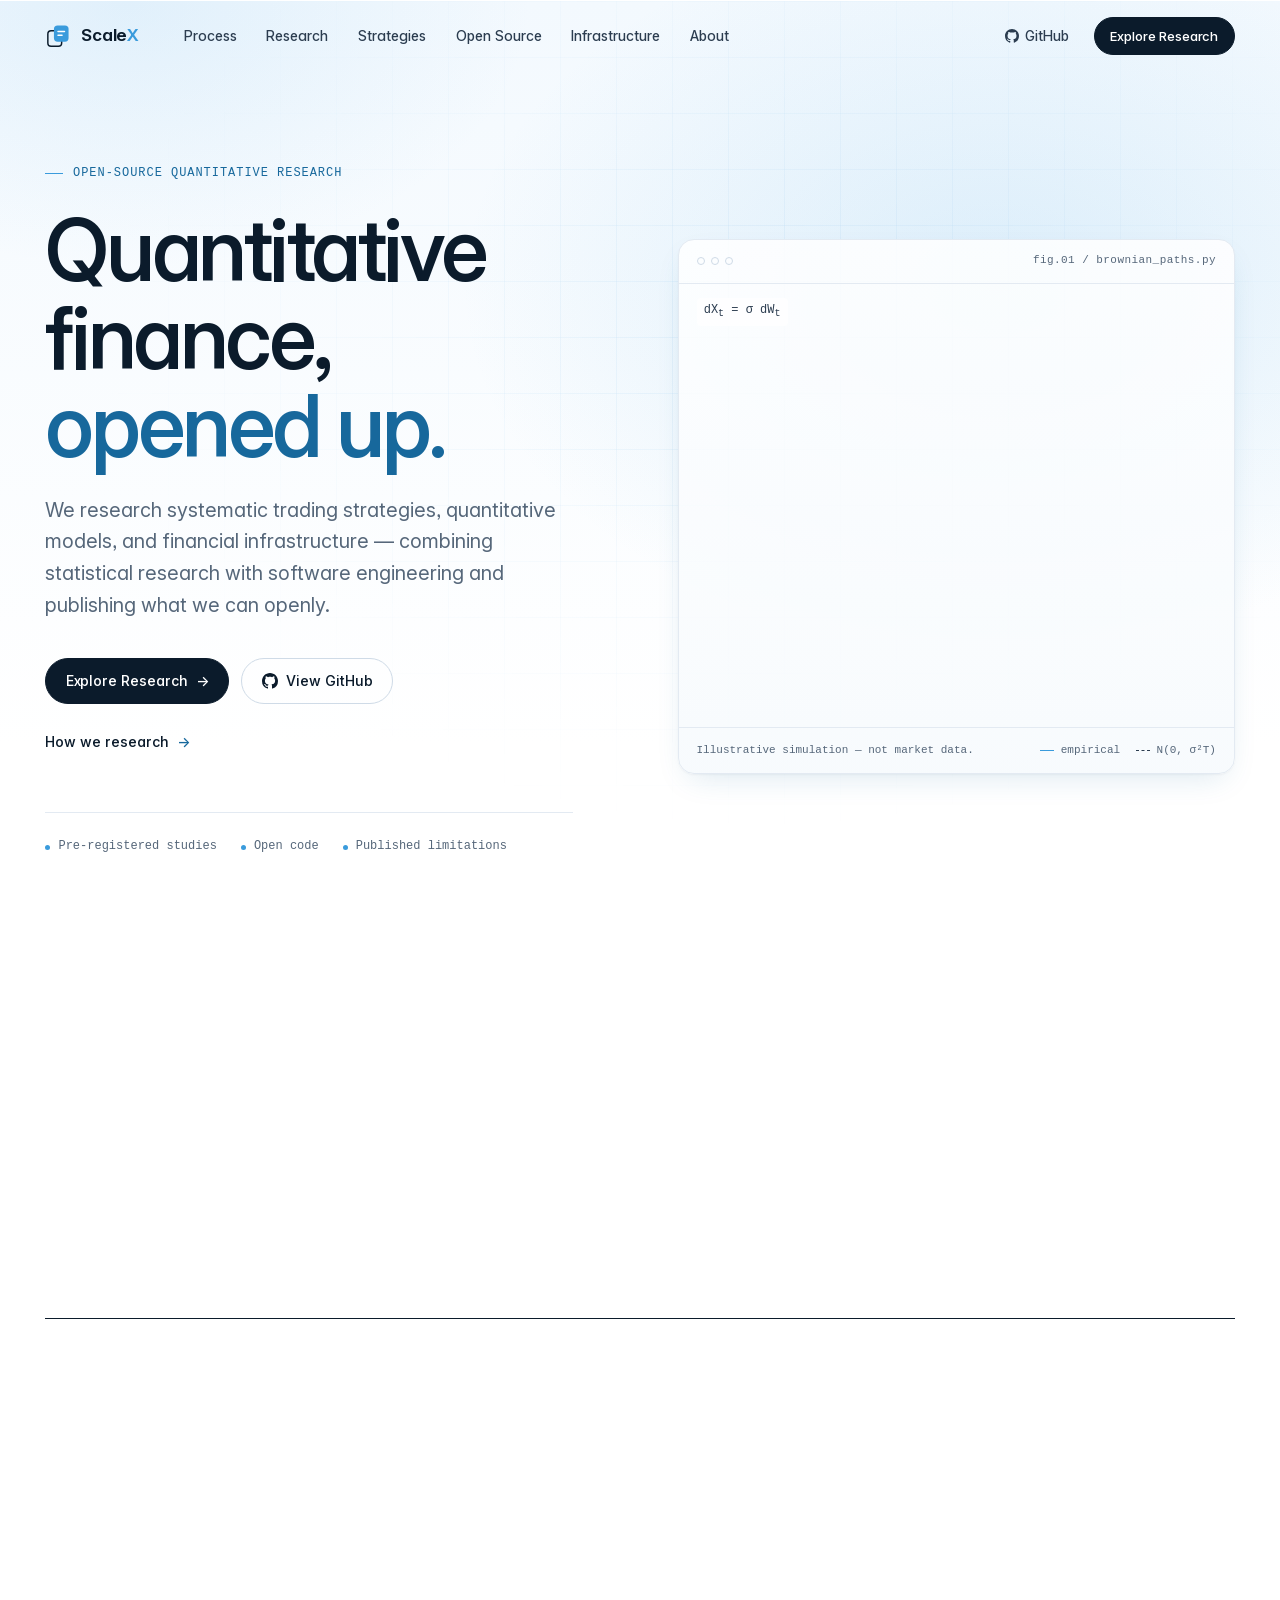
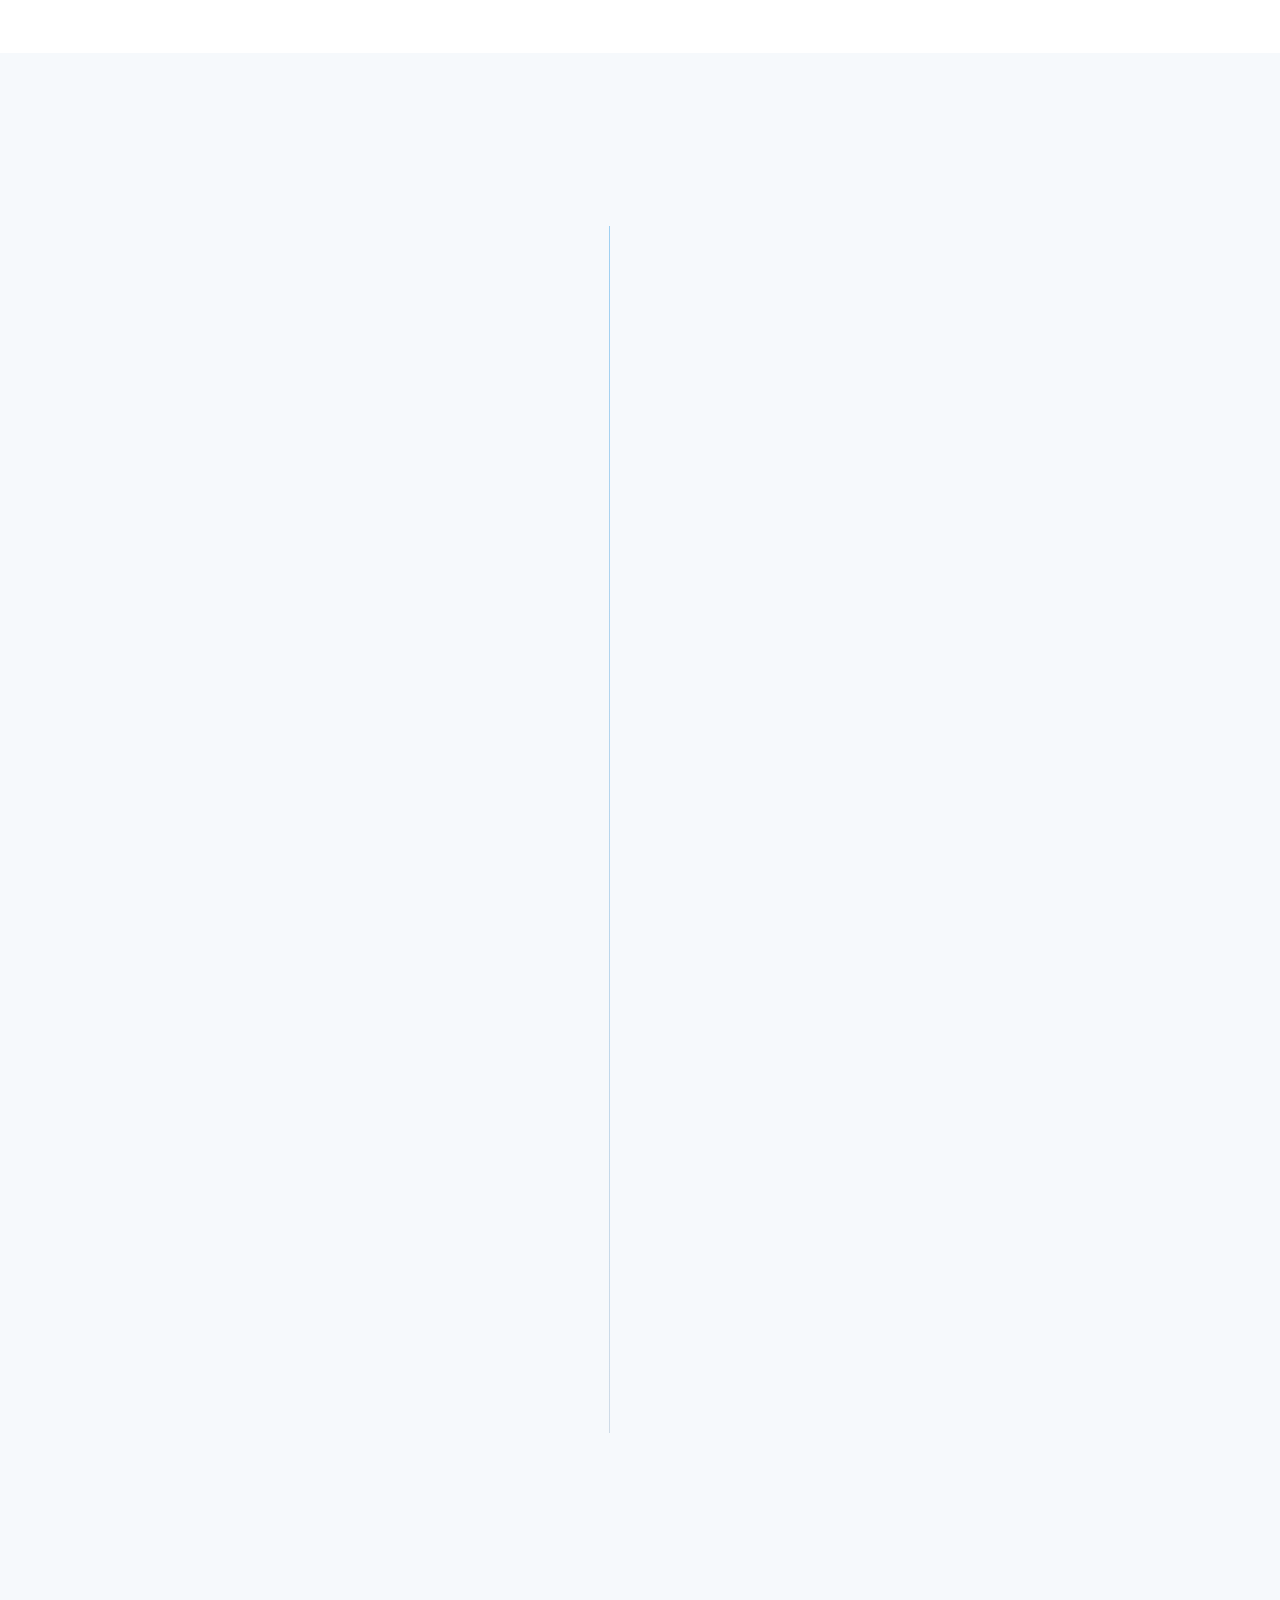
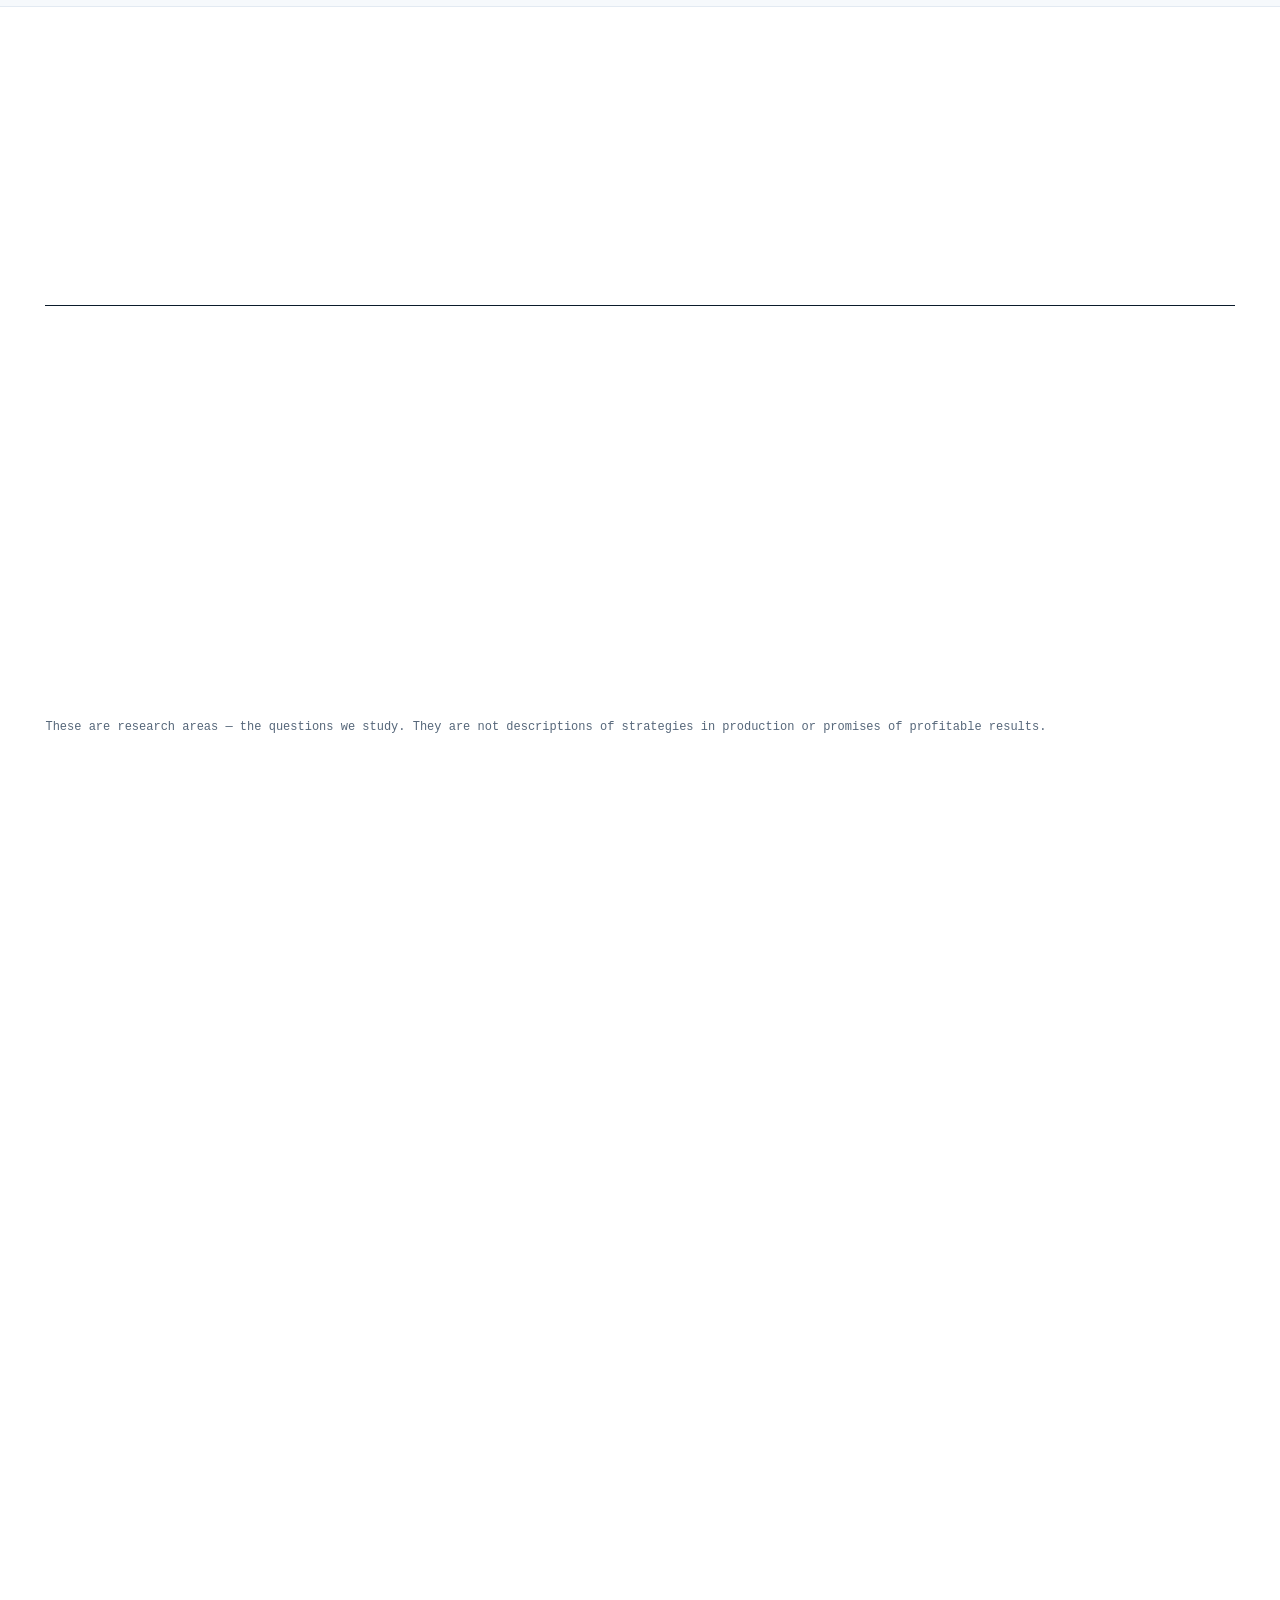
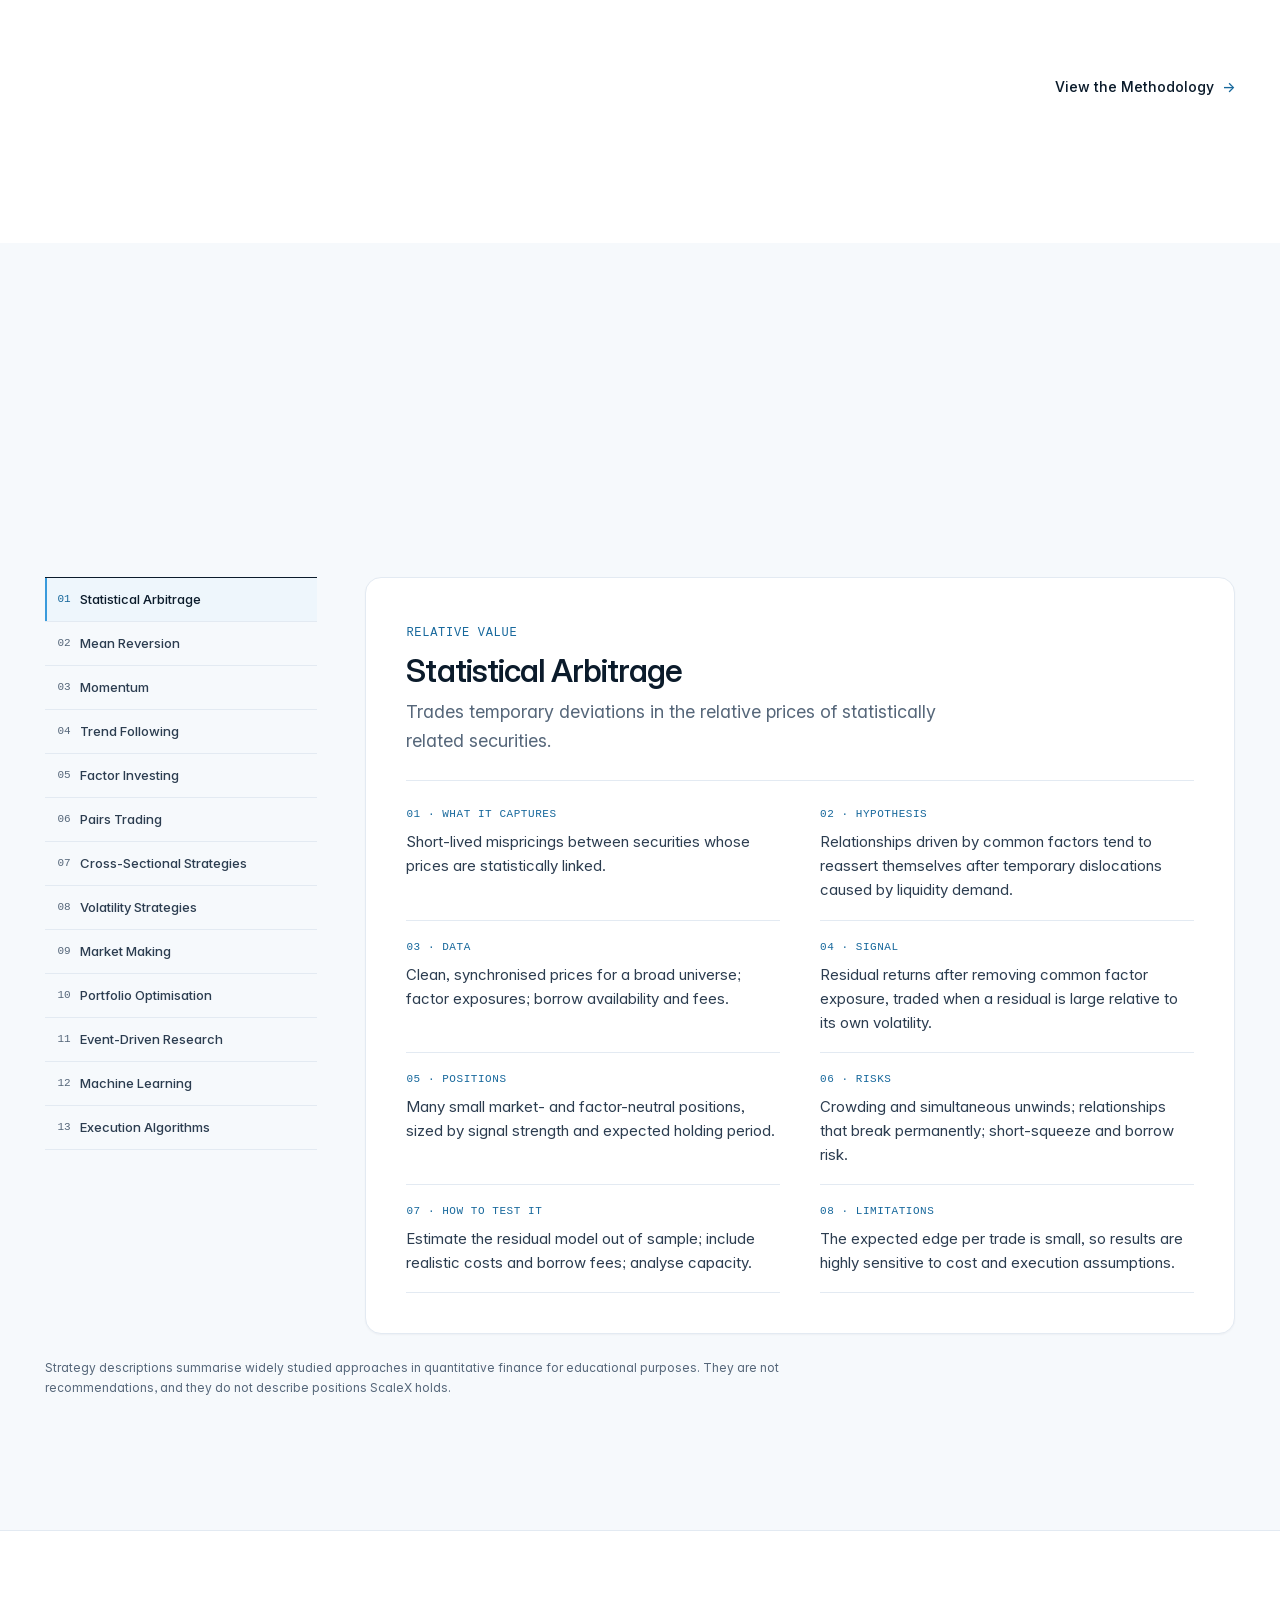
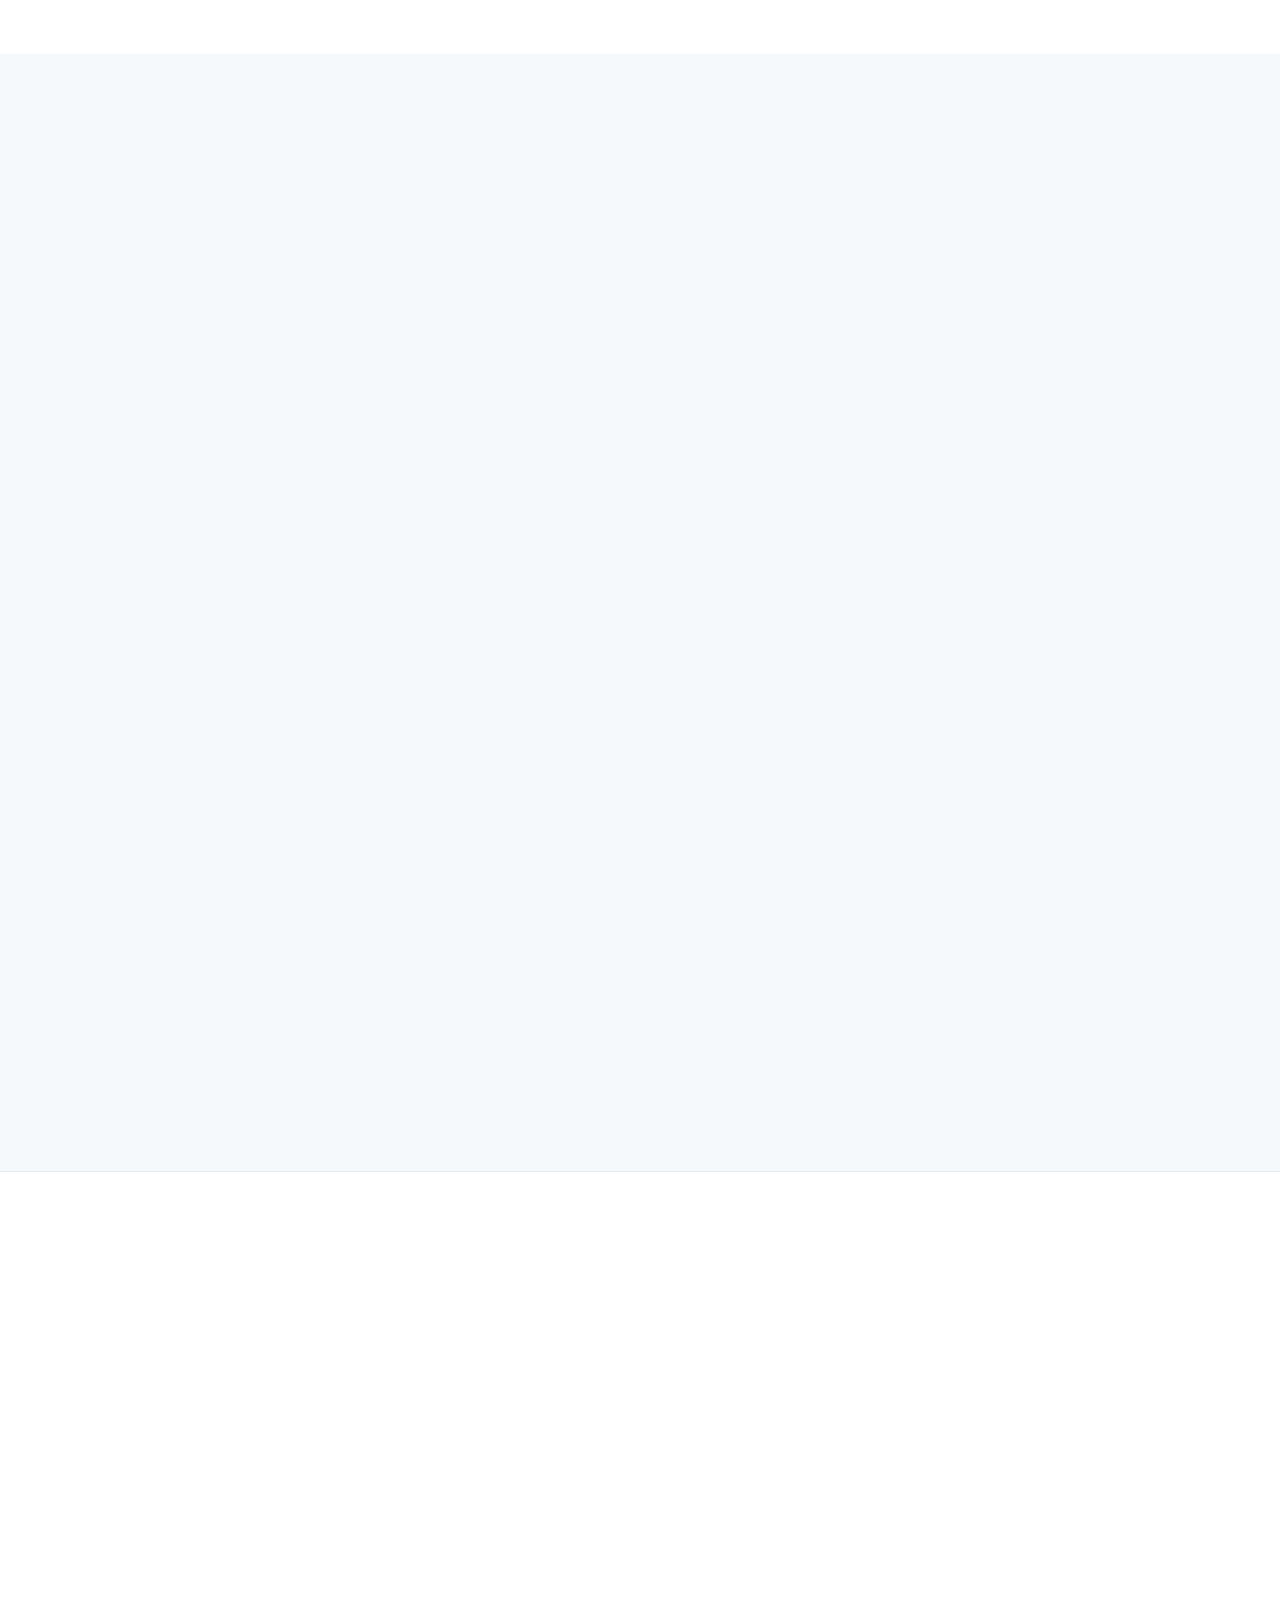
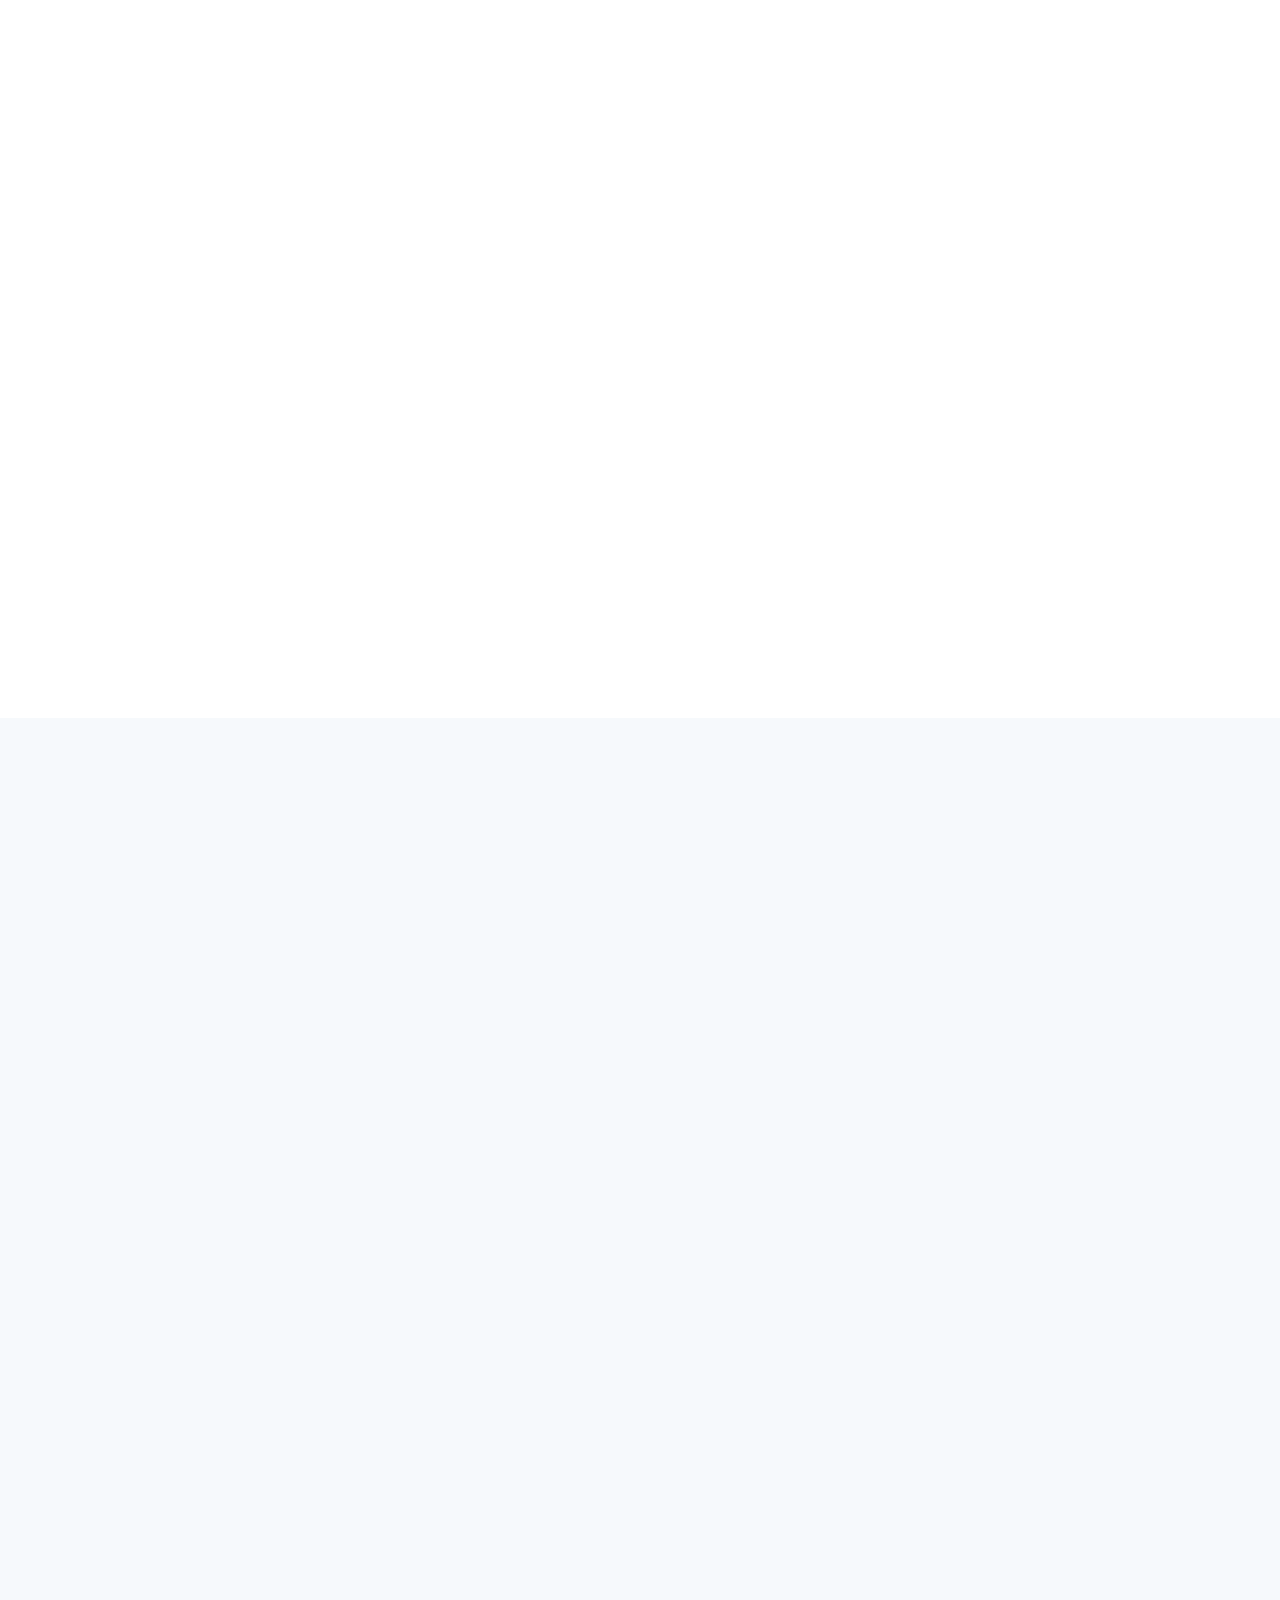
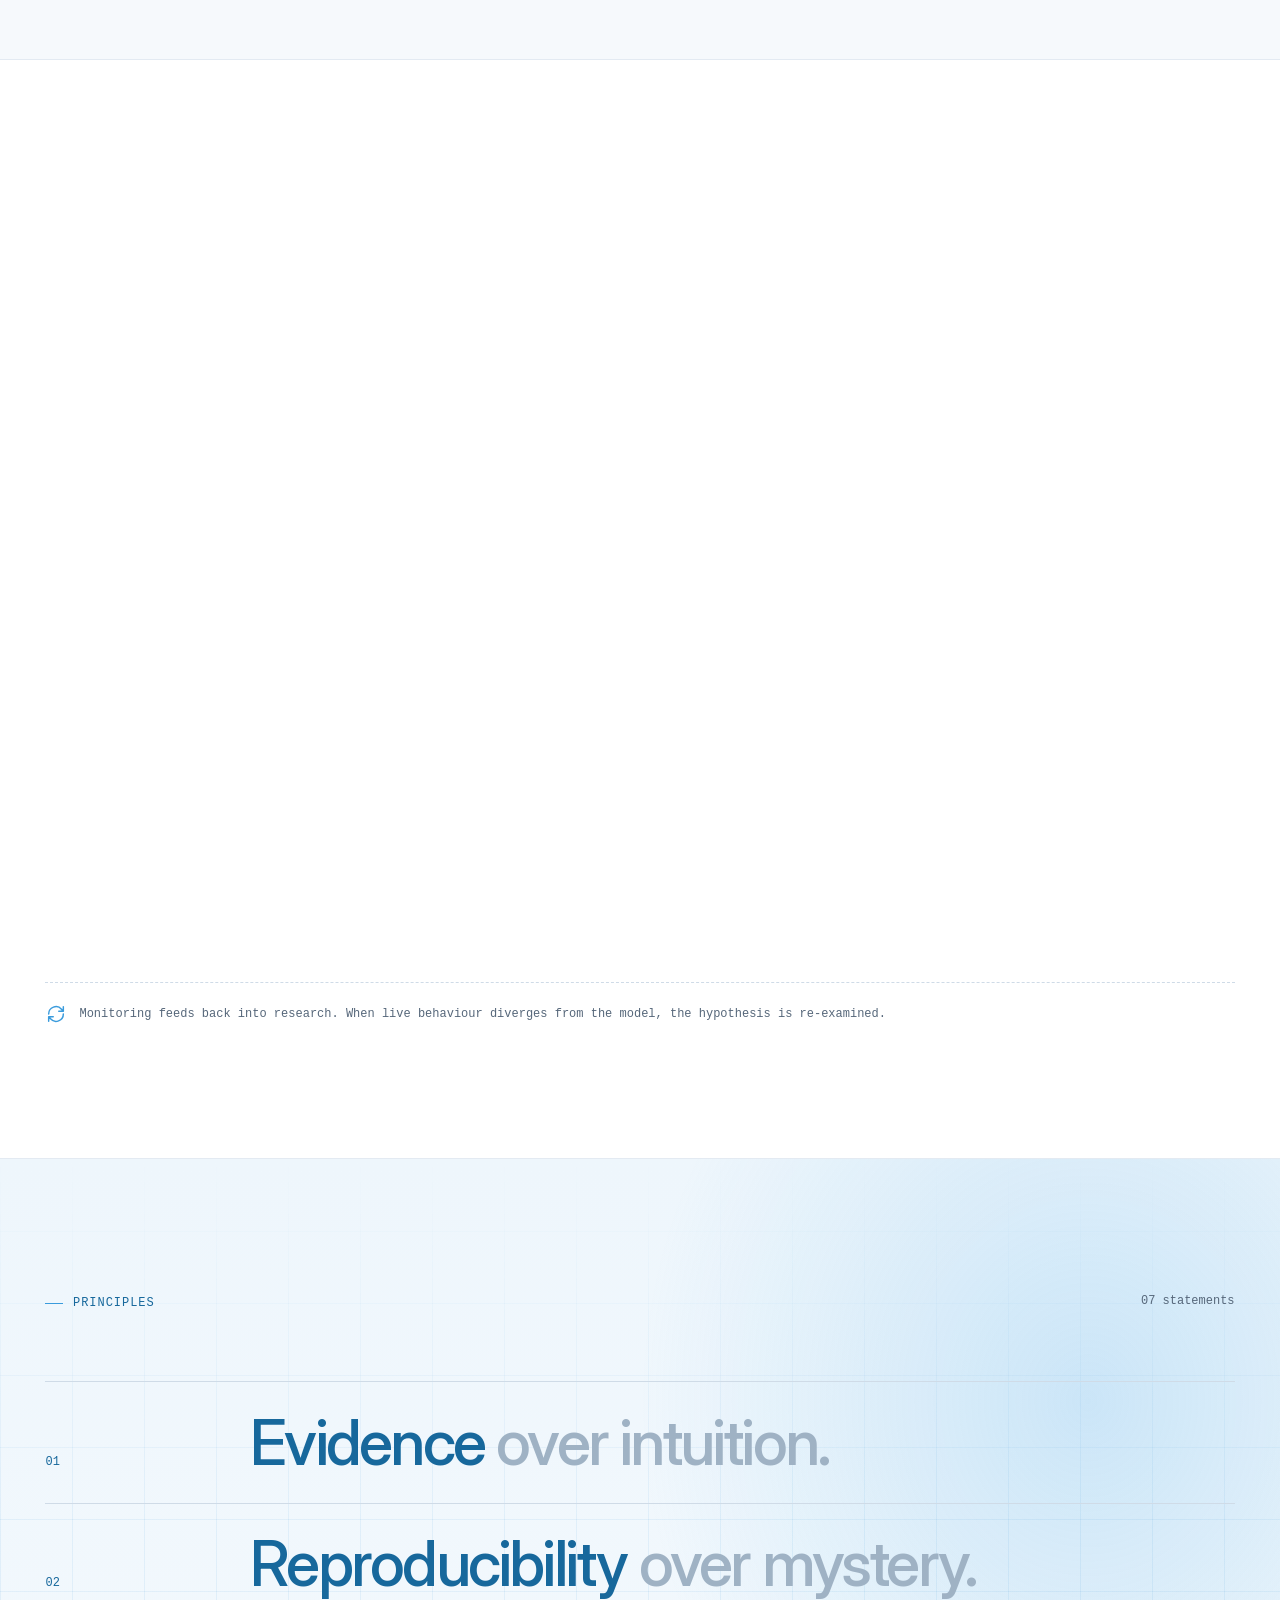
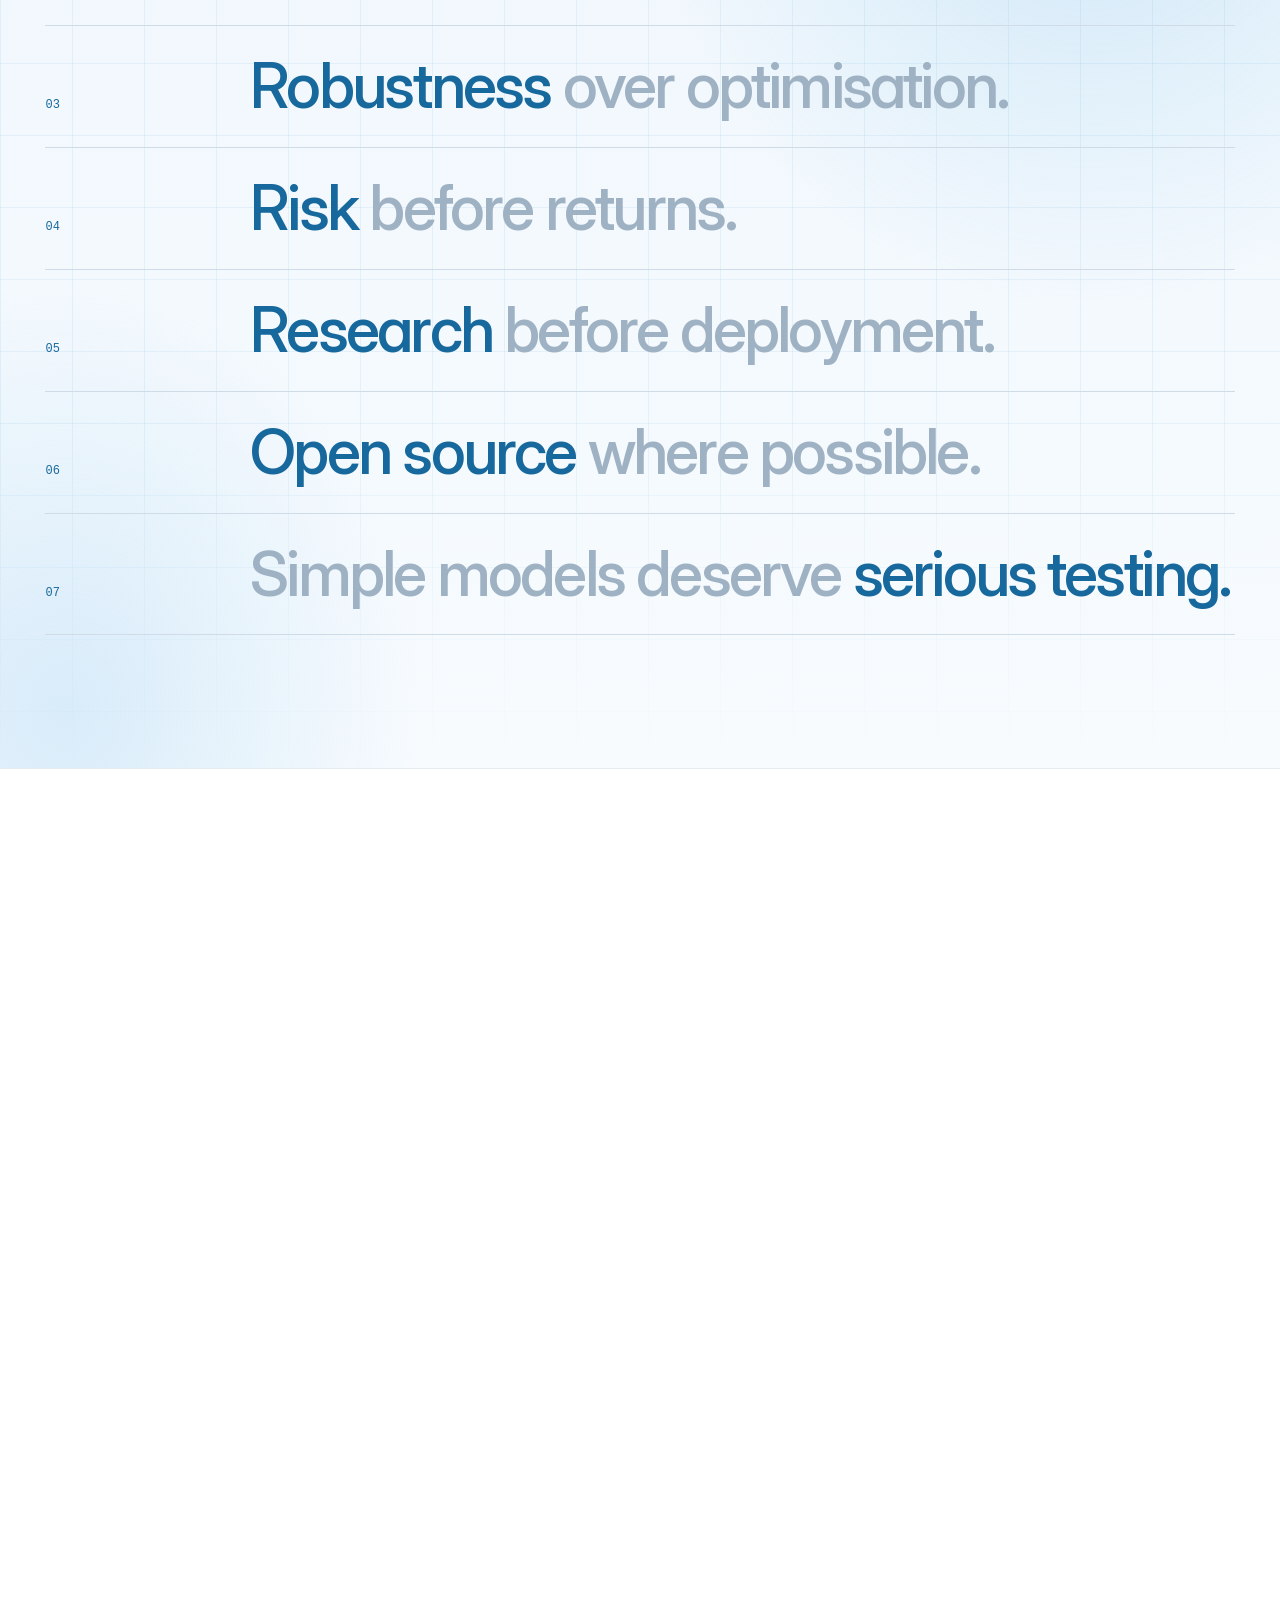
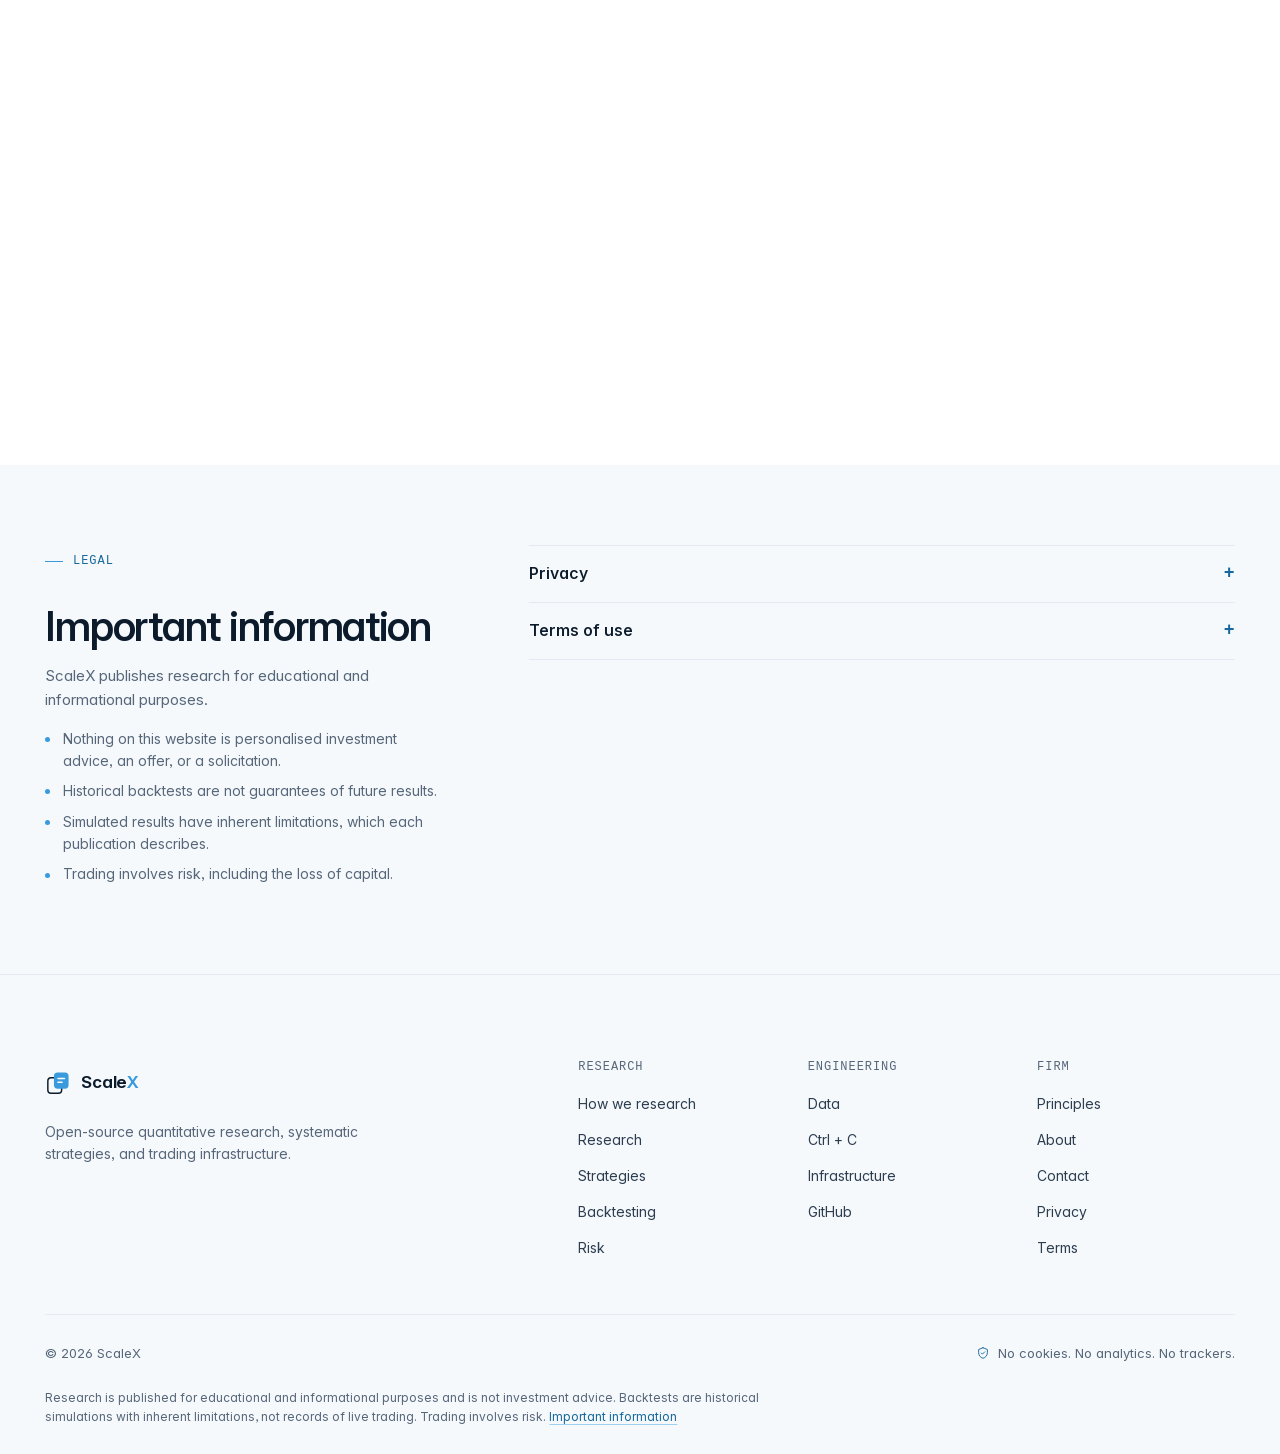
<file: index.html>
<!doctype html>
<html lang="en">
<head>
  <meta charset="utf-8">
  <meta name="viewport" content="width=device-width, initial-scale=1">
  <!-- Security: only same-origin resources may load. No third-party scripts, fonts, or trackers. -->
  <meta http-equiv="Content-Security-Policy" content="default-src 'self'; script-src 'self'; style-src 'self'; img-src 'self' data:; font-src 'self'; connect-src 'none'; object-src 'none'; base-uri 'self'; form-action 'none'">
  <meta name="referrer" content="strict-origin-when-cross-origin">

  <title>ScaleX — Open-Source Quantitative Research &amp; Trading</title>
  <meta name="description" content="ScaleX researches systematic trading strategies, quantitative finance, and open-source financial infrastructure — publishing methods, code, and limitations so the work can be reproduced and challenged.">
  <!-- [DOMAIN] Replace https://[DOMAIN] with the real domain here, in research/*.html, robots.txt and sitemap.xml. -->
  <link rel="canonical" href="https://[DOMAIN]/">
  <meta name="theme-color" content="#f3f9fe">
  <link rel="icon" href="assets/icons/favicon.svg" type="image/svg+xml">
  <link rel="apple-touch-icon" href="assets/icons/apple-touch-icon.png">

  <!-- Open Graph / social previews -->
  <meta property="og:type" content="website">
  <meta property="og:site_name" content="ScaleX">
  <meta property="og:title" content="ScaleX — Open-Source Quantitative Research &amp; Trading">
  <meta property="og:description" content="Systematic trading research, quantitative models, and financial infrastructure — built in the open.">
  <meta property="og:url" content="https://[DOMAIN]/">
  <meta property="og:image" content="https://[DOMAIN]/assets/images/og-image.png">
  <meta property="og:image:width" content="1200">
  <meta property="og:image:height" content="630">
  <meta property="og:image:alt" content="ScaleX — Quantitative finance, opened up.">
  <meta name="twitter:card" content="summary_large_image">

  <link rel="preload" href="assets/fonts/InterVariable.woff2" as="font" type="font/woff2" crossorigin>
  <link rel="stylesheet" href="css/styles.css">
  <script src="js/config.js"></script>
  <script src="js/main.js" defer></script>

  <script type="application/ld+json">
  {
    "@context": "https://schema.org",
    "@type": "Organization",
    "name": "ScaleX",
    "alternateName": "ScaleX Research",
    "url": "https://[DOMAIN]/",
    "logo": "https://[DOMAIN]/assets/icons/favicon.svg",
    "description": "Open-source quantitative research: systematic trading strategies, quantitative models, and financial infrastructure.",
    "sameAs": ["https://github.com/scalex-research"]
  }
  </script>
</head>
<body>
  <!-- Icon sprite: referenced below with <use href="#i-…">. Decorative only. -->
  <svg width="0" height="0" class="visually-hidden" aria-hidden="true" focusable="false">
    <symbol id="i-github" viewBox="0 0 16 16"><path d="M8 0c4.42 0 8 3.58 8 8a8.013 8.013 0 0 1-5.45 7.59c-.4.08-.55-.17-.55-.38 0-.27.01-1.13.01-2.2 0-.75-.25-1.23-.54-1.48 1.78-.2 3.65-.88 3.65-3.95 0-.88-.31-1.59-.82-2.15.08-.2.36-1.02-.08-2.12 0 0-.67-.22-2.2.82-.64-.18-1.32-.27-2-.27-.68 0-1.36.09-2 .27-1.53-1.03-2.2-.82-2.2-.82-.44 1.1-.16 1.92-.08 2.12-.51.56-.82 1.28-.82 2.15 0 3.06 1.86 3.75 3.64 3.95-.23.2-.44.55-.51 1.07-.46.21-1.61.55-2.33-.66-.15-.24-.6-.83-1.23-.82-.67.01-.27.38.01.53.34.19.73.9.82 1.13.16.45.68 1.31 2.69.94 0 .67.01 1.3.01 1.49 0 .21-.15.45-.55.38A7.995 7.995 0 0 1 0 8c0-4.42 3.58-8 8-8Z"/></symbol>
    <symbol id="i-repo" viewBox="0 0 24 24"><path d="M5 4.5A1.5 1.5 0 0 1 6.5 3H19v15H6.5A1.5 1.5 0 0 0 5 19.5v-15ZM5 19.5A1.5 1.5 0 0 0 6.5 21H19"/></symbol>
    <symbol id="i-doc" viewBox="0 0 24 24"><path d="M7 3h7l4 4v14H7zM14 3v4h4M10 12h5M10 16h5"/></symbol>
    <symbol id="i-tag" viewBox="0 0 24 24"><path d="M3 12V4h8l10 10-8 8L3 12Z"/><path d="M7.5 7.5h.01"/></symbol>
    <symbol id="i-info" viewBox="0 0 24 24"><circle cx="12" cy="12" r="9"/><path d="M12 11v5M12 8h.01"/></symbol>
    <symbol id="i-shield" viewBox="0 0 24 24"><path d="M12 3 4.5 6v5.5c0 4.6 3.2 8.4 7.5 9.5 4.3-1.1 7.5-4.9 7.5-9.5V6L12 3Z"/><path d="m9 12 2 2 4-4"/></symbol>
    <symbol id="i-loop" viewBox="0 0 24 24"><path d="M4 12a8 8 0 0 1 14-5.3L20 9M20 4v5h-5M20 12a8 8 0 0 1-14 5.3L4 15M4 20v-5h5"/></symbol>
  </svg>

  <a class="skip-link" href="#main">Skip to content</a>

  <!-- ===================== Header ===================== -->
  <header class="site-header">
    <div class="container nav">
      <a class="brand" href="#top" aria-label="ScaleX — back to top">
        <svg class="brand__mark" viewBox="0 0 32 32" aria-hidden="true" focusable="false">
          <rect x="3.5" y="9.5" width="17" height="19" rx="4" fill="none" stroke="#0b1b2b" stroke-width="1.8"/>
          <rect x="11" y="3" width="18" height="20" rx="4.5" fill="#3a9bdc"/>
          <path d="M16 10.5h8M16 15h5" stroke="#fff" stroke-width="1.8" stroke-linecap="round"/>
        </svg>
        <span>Scale<span class="brand__x">X</span></span>
      </a>

      <nav class="nav__links" aria-label="Primary">
        <a href="#process">Process</a>
        <a href="#research">Research</a>
        <a href="#strategies">Strategies</a>
        <a href="#open-source">Open Source</a>
        <a href="#infrastructure">Infrastructure</a>
        <a href="#about">About</a>
      </nav>

      <div class="nav__utility">
        <a href="https://github.com/scalex-research" data-href="github" rel="noopener">
          <svg class="icon icon--fill" aria-hidden="true"><use href="#i-github"/></svg>GitHub
        </a>
        <a class="btn btn--sm" href="#research">Explore Research</a>
      </div>

      <button class="nav__toggle" type="button" aria-expanded="false" aria-controls="mobile-menu" aria-label="Open menu">
        <span class="nav__toggle-bar"></span>
        <span class="nav__toggle-bar"></span>
      </button>
    </div>
  </header>

  <div class="mobile-menu" id="mobile-menu">
    <nav aria-label="Mobile">
      <ul class="mobile-menu__links">
        <li><a href="#process">How we research</a></li>
        <li><a href="#research">Research</a></li>
        <li><a href="#strategies">Strategy research</a></li>
        <li><a href="#backtesting">Backtesting</a></li>
        <li><a href="#risk">Risk</a></li>
        <li><a href="#data">Data</a></li>
        <li><a href="#open-source">Open source</a></li>
        <li><a href="#infrastructure">Infrastructure</a></li>
        <li><a href="#principles">Principles</a></li>
        <li><a href="#about">About</a></li>
      </ul>
    </nav>
    <div class="mobile-menu__actions">
      <a class="btn" href="#research">Explore Research</a>
      <a class="btn btn--ghost" href="https://github.com/scalex-research" data-href="github" rel="noopener">
        <svg class="icon icon--fill" aria-hidden="true"><use href="#i-github"/></svg>View GitHub
      </a>
    </div>
  </div>

  <main id="main">
    <!-- ===================== Hero ===================== -->
    <section class="hero" id="top" aria-labelledby="hero-title">
      <div class="container hero__inner">
        <div class="hero__copy">
          <p class="eyebrow reveal">Open-source quantitative research</p>
          <h1 class="hero__title h-display reveal d1" id="hero-title">Quantitative finance, <em>opened&nbsp;up.</em></h1>
          <p class="hero__lede reveal d2">We research systematic trading strategies, quantitative models, and financial infrastructure — combining statistical research with software engineering and publishing what we can openly.</p>
          <div class="hero__actions reveal d3">
            <a class="btn" href="#research">Explore Research <span class="arrow" aria-hidden="true">→</span></a>
            <a class="btn btn--ghost" href="https://github.com/scalex-research" data-href="github" rel="noopener">
              <svg class="icon icon--fill" aria-hidden="true"><use href="#i-github"/></svg>View GitHub
            </a>
          </div>
          <p class="hero__tertiary reveal d3"><a class="link-arrow" href="#process">How we research <span aria-hidden="true">→</span></a></p>
          <ul class="hero__meta reveal d3" aria-label="How ScaleX Research publishes">
            <li>Pre-registered studies</li>
            <li>Open code</li>
            <li>Published limitations</li>
          </ul>
        </div>

        <figure class="figure reveal d2">
          <div class="figure__bar" aria-hidden="true">
            <span class="figure__dots"><span></span><span></span><span></span></span>
            <span>fig.01 / brownian_paths.py</span>
          </div>
          <div class="figure__canvas-wrap">
            <canvas id="hero-canvas" role="img" aria-label="Illustrative animation: simulated random-walk paths fan out from a single starting point within one- and two-standard-deviation bands, while their end values build up a bell-shaped density that matches the theoretical normal distribution."></canvas>
            <span class="figure__eq" aria-hidden="true">dX<sub>t</sub> = σ dW<sub>t</sub></span>
          </div>
          <figcaption class="figure__caption">
            <span>Illustrative simulation — not market data.</span>
            <span class="figure__legend" aria-hidden="true">
              <span><i></i>empirical</span>
              <span><i class="dashed"></i>N(0, σ²T)</span>
            </span>
          </figcaption>
        </figure>
      </div>
    </section>

    <!-- ===================== Research philosophy ===================== -->
    <section class="section" id="philosophy" aria-labelledby="philosophy-title">
      <div class="container">
        <div class="section-head section-head--split">
          <div>
            <p class="eyebrow reveal">Research philosophy</p>
            <h2 class="h-1 reveal d1" id="philosophy-title">We research markets systematically.</h2>
          </div>
          <p class="section-head__lede reveal d2">We build and study systematic trading strategies using mathematics, statistics, data, and software. A strategy is a hypothesis that has to survive data, costs, constraints, and out-of-sample evidence. We publish the research and infrastructure openly.</p>
        </div>

        <ol class="principles">
          <li class="principle reveal">
            <span class="principle__num">01 — Data</span>
            <span class="principle__glyph" aria-hidden="true">{x<sub>t</sub>}</span>
            <h3>Clean data first</h3>
            <p>Collect, clean, and validate financial data before any result built on it is trusted.</p>
          </li>
          <li class="principle reveal d1">
            <span class="principle__num">02 — Hypotheses</span>
            <span class="principle__glyph" aria-hidden="true">H<sub>0</sub></span>
            <h3>Testable ideas</h3>
            <p>Formulate hypotheses about market behaviour that can be measured and could be wrong.</p>
          </li>
          <li class="principle reveal d2">
            <span class="principle__num">03 — Validation</span>
            <span class="principle__glyph" aria-hidden="true">σ</span>
            <h3>Evidence, not anecdotes</h3>
            <p>Backtest under realistic assumptions, then try hard to break the result.</p>
          </li>
          <li class="principle reveal d3">
            <span class="principle__num">04 — Implementation</span>
            <span class="principle__glyph" aria-hidden="true">∫ dt</span>
            <h3>Risk and costs, explicitly</h3>
            <p>Model risk, transaction costs, and execution before a strategy is considered usable.</p>
          </li>
        </ol>
      </div>
    </section>

    <!-- ===================== How we research ===================== -->
    <section class="section section--soft" id="process" aria-labelledby="process-title">
      <div class="container process-layout">
        <div class="process-layout__intro">
          <p class="eyebrow reveal">How we research</p>
          <h2 class="h-1 reveal d1" id="process-title">From hypothesis to strategy.</h2>
          <p class="lede reveal d2">A quant does not look at charts and trade. Quantitative trading is a research process: each stage can reject an idea, and most ideas are rejected.</p>
          <p class="lede reveal d2">The stages below are the same whether the subject is a momentum signal, a market-making model, or an execution algorithm.</p>
        </div>

        <ol class="process" aria-label="Eight stages of quantitative research">
          <li class="step reveal"><span class="step__num" aria-hidden="true">01</span><div><h3>Hypothesis</h3><p>Define a market behaviour or statistical relationship worth investigating, and what evidence would contradict it.</p><span class="step__q">What do we expect, and why?</span></div></li>
          <li class="step reveal"><span class="step__num" aria-hidden="true">02</span><div><h3>Data</h3><p>Collect, clean, normalise, and validate the relevant datasets, using only information that was available at each point in time.</p><span class="step__q">Is every input correct and point-in-time?</span></div></li>
          <li class="step reveal"><span class="step__num" aria-hidden="true">03</span><div><h3>Signal</h3><p>Translate the hypothesis into a measurable quantitative signal with a precise, written definition.</p><span class="step__q">Can the idea be measured?</span></div></li>
          <li class="step reveal"><span class="step__num" aria-hidden="true">04</span><div><h3>Backtest</h3><p>Evaluate the strategy against historical data while accounting for realistic assumptions about costs and timing.</p><span class="step__q">What would have happened, after costs?</span></div></li>
          <li class="step reveal"><span class="step__num" aria-hidden="true">05</span><div><h3>Validation</h3><p>Test robustness across different periods, assets, parameters, and market regimes — and correct for the number of variants tried.</p><span class="step__q">Does it hold elsewhere and later?</span></div></li>
          <li class="step reveal"><span class="step__num" aria-hidden="true">06</span><div><h3>Risk</h3><p>Model exposure, volatility, drawdowns, correlation, liquidity, and position sizing.</p><span class="step__q">How could this lose money?</span></div></li>
          <li class="step reveal"><span class="step__num" aria-hidden="true">07</span><div><h3>Execution</h3><p>Consider transaction costs, slippage, liquidity, and execution constraints before any capital is committed.</p><span class="step__q">Can it be traded at the assumed cost?</span></div></li>
          <li class="step reveal"><span class="step__num" aria-hidden="true">08</span><div><h3>Evaluation</h3><p>Continuously evaluate whether the underlying hypothesis remains supported by evidence — and retire it when it does not.</p><span class="step__q">Is the evidence still supportive?</span></div></li>
        </ol>
      </div>
    </section>

    <!-- ===================== Research ===================== -->
    <section class="section" id="research" aria-labelledby="research-title">
      <div class="container">
        <div class="section-head section-head--split">
          <div>
            <p class="eyebrow reveal">ScaleX Research</p>
            <h2 class="h-1 reveal d1" id="research-title">Research</h2>
          </div>
          <p class="section-head__lede reveal d2">We investigate systematic approaches to understanding markets, constructing portfolios, and designing trading strategies.</p>
        </div>

        <h3 class="visually-hidden">Research areas</h3>
        <ul class="areas">
          <li class="area reveal"><span class="area__k">01</span><h4 class="h-3">Statistical Arbitrage</h4><p>Research into relative-value relationships, mean reversion, pairs, and cross-sectional statistical signals.</p></li>
          <li class="area reveal"><span class="area__k">02</span><h4 class="h-3">Momentum &amp; Trend</h4><p>Systematic approaches to identifying persistent price movements and market trends.</p></li>
          <li class="area reveal"><span class="area__k">03</span><h4 class="h-3">Factor Research</h4><p>Research into systematic drivers of cross-sectional returns.</p></li>
          <li class="area reveal"><span class="area__k">04</span><h4 class="h-3">Market Microstructure</h4><p>Research into liquidity, order flow, price formation, spreads, and execution.</p></li>
          <li class="area reveal"><span class="area__k">05</span><h4 class="h-3">Portfolio Construction</h4><p>Methods for combining signals and allocating capital under risk constraints.</p></li>
          <li class="area reveal"><span class="area__k">06</span><h4 class="h-3">Volatility</h4><p>Research into volatility forecasting, volatility surfaces, and systematic volatility strategies.</p></li>
          <li class="area reveal"><span class="area__k">07</span><h4 class="h-3">Machine Learning</h4><p>Applications of statistical learning and machine learning to financial datasets.</p></li>
          <li class="area reveal"><span class="area__k">08</span><h4 class="h-3">Alternative Data</h4><p>Research into non-traditional datasets and their potential applications in systematic research.</p></li>
        </ul>
        <p class="areas-note">These are research areas — the questions we study. They are not descriptions of strategies in production or promises of profitable results.</p>

        <!-- Latest publication. Every number below is copied from the publication page; do not edit independently. -->
        <article class="pub-feature reveal" aria-labelledby="pub-momentum-title">
          <div class="pub-feature__body">
            <div class="pub-feature__meta">
              <span class="card__category">Latest publication</span>
              <span>Factor Research</span>
              <span><time datetime="2026-10-01">2026-10-01</time></span>
              <span>v1.0.0</span>
            </div>
            <h3 id="pub-momentum-title"><a href="research/cross-sectional-momentum-under-implementation-stress.html">Cross-Sectional Momentum Under Implementation Stress</a></h3>
            <p>Does a classical momentum signal stay meaningful when reasonable implementation choices change? We tested 12-1 momentum on the 49 US industry portfolios of the Kenneth R. French Data Library, 1927–2026, with the specification, 20 variations, the statistical tests and a decision rule fixed in writing before any result was computed.</p>
            <div class="verdict">
              <p><strong>Pre-registered verdict: partially robust.</strong> The gross effect is robust. Net of trading costs it is fragile: it is not significant after correcting for multiple testing, and it disappears with shorter lookbacks and higher costs.</p>
            </div>
            <div class="pub-feature__actions">
              <a class="btn" href="research/cross-sectional-momentum-under-implementation-stress.html">Read the Paper <span class="arrow" aria-hidden="true">→</span></a>
              <a class="btn btn--ghost" href="https://github.com/scalex-research/scalex-momentum-research" data-href="repo" data-repo="scalex-momentum-research" rel="noopener">
                <svg class="icon icon--fill" aria-hidden="true"><use href="#i-github"/></svg>View Source
              </a>
              <a class="btn btn--ghost" href="research/cross-sectional-momentum/research_note.pdf">
                <svg class="icon" aria-hidden="true"><use href="#i-doc"/></svg>PDF
              </a>
            </div>
          </div>
          <div>
            <dl class="keyfigs">
              <span class="keyfigs__label">Historical simulation, 1927–2026 · not live trading</span>
              <div><dt>Gross, annualised mean</dt><dd>7.95% (t = 4.59)</dd></div>
              <div><dt>Net of 25 bps costs</dt><dd>4.96% (t = 2.83)</dd></div>
              <div><dt>Holm-adjusted p, net</dt><dd>0.052</dd></div>
              <div><dt>Max drawdown, net</dt><dd>−91.0%</dd></div>
              <div><dt>Non-cost variations unchanged</dt><dd>11 of 16 (12 required)</dd></div>
            </dl>
            <figure class="pub-feature__fig">
              <img src="research/cross-sectional-momentum/fig06_robustness.png" width="1600" height="1440" loading="lazy" decoding="async" alt="Forest plot of annualised mean long-short returns, gross and net, with 95% confidence intervals, for the primary specification and 16 variations. Short lookbacks (3 and 6 months) have net intervals spanning or below zero.">
              <figcaption>Robustness of the result across 16 variations. Source: Kenneth R. French Data Library; ScaleX calculations.</figcaption>
            </figure>
          </div>
        </article>

        <div class="section-foot">
          <a class="link-arrow" href="research/cross-sectional-momentum-under-implementation-stress.html">View the Methodology <span aria-hidden="true">→</span></a>
        </div>
      </div>
    </section>

    <!-- ===================== Strategy research ===================== -->
    <section class="section section--soft" id="strategies" aria-labelledby="strategies-title">
      <div class="container">
        <div class="section-head section-head--split">
          <div>
            <p class="eyebrow reveal">Strategy library</p>
            <h2 class="h-1 reveal d1" id="strategies-title">Strategy Research</h2>
          </div>
          <p class="section-head__lede reveal d2">Thirteen classes of quantitative strategy, each described the same way: what it tries to capture, why it might work, how it is tested, and where it breaks. Descriptions are educational. None is presented as a strategy that reliably makes money.</p>
        </div>

        <div class="lib" data-lib>
          <div class="lib__nav" aria-label="Strategy classes" hidden></div>
          <div class="lib__panels">

            <article class="strat" id="strat-stat-arb" data-title="Statistical Arbitrage">
              <header class="strat__head"><span class="strat__kind">Relative value</span><h3>Statistical Arbitrage</h3><p class="strat__lede">Trades temporary deviations in the relative prices of statistically related securities.</p></header>
              <dl class="strat__grid">
                <div><dt>01 · What it captures</dt><dd>Short-lived mispricings between securities whose prices are statistically linked.</dd></div>
                <div><dt>02 · Hypothesis</dt><dd>Relationships driven by common factors tend to reassert themselves after temporary dislocations caused by liquidity demand.</dd></div>
                <div><dt>03 · Data</dt><dd>Clean, synchronised prices for a broad universe; factor exposures; borrow availability and fees.</dd></div>
                <div><dt>04 · Signal</dt><dd>Residual returns after removing common factor exposure, traded when a residual is large relative to its own volatility.</dd></div>
                <div><dt>05 · Positions</dt><dd>Many small market- and factor-neutral positions, sized by signal strength and expected holding period.</dd></div>
                <div><dt>06 · Risks</dt><dd>Crowding and simultaneous unwinds; relationships that break permanently; short-squeeze and borrow risk.</dd></div>
                <div><dt>07 · How to test it</dt><dd>Estimate the residual model out of sample; include realistic costs and borrow fees; analyse capacity.</dd></div>
                <div><dt>08 · Limitations</dt><dd>The expected edge per trade is small, so results are highly sensitive to cost and execution assumptions.</dd></div>
              </dl>
            </article>

            <article class="strat" id="strat-mean-reversion" data-title="Mean Reversion">
              <header class="strat__head"><span class="strat__kind">Time series · short horizon</span><h3>Mean Reversion</h3><p class="strat__lede">Positions for the partial reversal of short-term price moves that overshoot.</p></header>
              <dl class="strat__grid">
                <div><dt>01 · What it captures</dt><dd>The tendency of some extreme short-term moves to partially reverse.</dd></div>
                <div><dt>02 · Hypothesis</dt><dd>Liquidity demand and overreaction push prices temporarily away from fair value.</dd></div>
                <div><dt>03 · Data</dt><dd>Daily or intraday prices, volume, and bid-ask spreads.</dd></div>
                <div><dt>04 · Signal</dt><dd>Standardised deviation from a moving average, or ranks of recent returns (short-term reversal).</dd></div>
                <div><dt>05 · Positions</dt><dd>Contrarian positions with short holding periods, often hedged against the market.</dd></div>
                <div><dt>06 · Risks</dt><dd>Moves driven by news that do not revert; trends that continue; high turnover.</dd></div>
                <div><dt>07 · How to test it</dt><dd>Separate the prices used for signals from those used for execution, to avoid bid-ask bounce; measure net of costs; analyse by regime.</dd></div>
                <div><dt>08 · Limitations</dt><dd>Apparent reversal in closing-price data can be an artefact of microstructure noise rather than a tradable effect.</dd></div>
              </dl>
            </article>

            <article class="strat" id="strat-momentum" data-title="Momentum">
              <header class="strat__head"><span class="strat__kind">Cross-sectional</span><h3>Momentum</h3><p class="strat__lede">Ranks assets by past performance and favours recent relative winners over recent relative losers.</p></header>
              <dl class="strat__grid">
                <div><dt>01 · What it captures</dt><dd>The tendency of relative winners to keep outperforming relative losers over intermediate horizons.</dd></div>
                <div><dt>02 · Hypothesis</dt><dd>Investors under-react to new information and then herd, so relative performance persists for months.</dd></div>
                <div><dt>03 · Data</dt><dd>Total returns for a defined universe — stocks, industries, or asset classes — free of survivorship bias.</dd></div>
                <div><dt>04 · Signal</dt><dd>Past 12-month return skipping the most recent month (the “12-1” signal), ranked across the universe.</dd></div>
                <div><dt>05 · Positions</dt><dd>Long the top bucket and short the bottom, rebalanced periodically; equal-, value- or volatility-weighted.</dd></div>
                <div><dt>06 · Risks</dt><dd>Sharp “momentum crashes” when markets rebound after declines; high turnover; crowding.</dd></div>
                <div><dt>07 · How to test it</dt><dd>Vary lookback, holding period, universe, and costs; examine subperiods and market states; correct for multiple testing.</dd></div>
                <div><dt>08 · Limitations</dt><dd>Much of the classical evidence overlaps the data on which the effect was first documented.</dd></div>
              </dl>
              <p class="strat__study"><span>ScaleX Research tested exactly this signal under implementation stress.</span><a href="research/cross-sectional-momentum-under-implementation-stress.html">Read the study →</a></p>
            </article>

            <article class="strat" id="strat-trend" data-title="Trend Following">
              <header class="strat__head"><span class="strat__kind">Time series · multi-asset</span><h3>Trend Following</h3><p class="strat__lede">Follows the direction of each market's own price trend, typically across many futures markets.</p></header>
              <dl class="strat__grid">
                <div><dt>01 · What it captures</dt><dd>Sustained directional moves in individual markets.</dd></div>
                <div><dt>02 · Hypothesis</dt><dd>Gradual diffusion of information and risk-transfer flows create persistent trends.</dd></div>
                <div><dt>03 · Data</dt><dd>Continuous futures prices with careful roll adjustment, contract specifications, and volatility estimates.</dd></div>
                <div><dt>04 · Signal</dt><dd>The sign or strength of past returns, or moving-average crossovers, over several horizons.</dd></div>
                <div><dt>05 · Positions</dt><dd>Long rising markets and short falling ones, scaled so each market contributes a similar level of risk.</dd></div>
                <div><dt>06 · Risks</dt><dd>Whipsaws in range-bound markets, sharp reversals, and long losing streaks.</dd></div>
                <div><dt>07 · How to test it</dt><dd>Multi-decade, multi-asset histories; checks on roll methodology; sensitivity across lookbacks.</dd></div>
                <div><dt>08 · Limitations</dt><dd>Results arrive in infrequent episodes, so short samples say very little.</dd></div>
              </dl>
            </article>

            <article class="strat" id="strat-factor" data-title="Factor Investing">
              <header class="strat__head"><span class="strat__kind">Cross-sectional</span><h3>Factor Investing</h3><p class="strat__lede">Systematic exposure to characteristics associated with differences in average returns.</p></header>
              <dl class="strat__grid">
                <div><dt>01 · What it captures</dt><dd>Premia linked to characteristics such as value, size, quality, profitability, or low volatility.</dd></div>
                <div><dt>02 · Hypothesis</dt><dd>Premia reflect compensation for risk, persistent behavioural biases, or structural constraints on investors.</dd></div>
                <div><dt>03 · Data</dt><dd>Point-in-time fundamentals, prices, market capitalisation, and corporate actions.</dd></div>
                <div><dt>04 · Signal</dt><dd>Characteristic scores such as book-to-price, standardised within sectors or regions.</dd></div>
                <div><dt>05 · Positions</dt><dd>Long-short factor portfolios or tilted long-only portfolios, often combining several factors.</dd></div>
                <div><dt>06 · Risks</dt><dd>Long periods of underperformance, crowding, and unintended sector or macroeconomic exposures.</dd></div>
                <div><dt>07 · How to test it</dt><dd>Point-in-time data only; out-of-sample periods and regions; controls for known factors.</dd></div>
                <div><dt>08 · Limitations</dt><dd>Many published factors fail to replicate; data mining is a central concern.</dd></div>
              </dl>
            </article>

            <article class="strat" id="strat-pairs" data-title="Pairs Trading">
              <header class="strat__head"><span class="strat__kind">Relative value</span><h3>Pairs Trading</h3><p class="strat__lede">Trades the spread between two closely related securities.</p></header>
              <dl class="strat__grid">
                <div><dt>01 · What it captures</dt><dd>Reversion in the spread between two securities with a stable long-run relationship.</dd></div>
                <div><dt>02 · Hypothesis</dt><dd>Economically linked securities are cointegrated: the spread between them tends to revert to an equilibrium.</dd></div>
                <div><dt>03 · Data</dt><dd>Synchronised prices, corporate actions, and borrow availability.</dd></div>
                <div><dt>04 · Signal</dt><dd>The z-score of the spread relative to its estimated equilibrium, with entry and exit thresholds.</dd></div>
                <div><dt>05 · Positions</dt><dd>Long the relatively cheap leg, short the relatively expensive leg, with a hedge ratio from the estimated relationship.</dd></div>
                <div><dt>06 · Risks</dt><dd>Structural breaks — mergers, regulation, business changes — that permanently move the spread.</dd></div>
                <div><dt>07 · How to test it</dt><dd>Select pairs and estimate parameters out of sample, and account for the number of pairs screened.</dd></div>
                <div><dt>08 · Limitations</dt><dd>Screening thousands of candidate pairs produces spurious relationships by chance.</dd></div>
              </dl>
            </article>

            <article class="strat" id="strat-cross-sectional" data-title="Cross-Sectional Strategies">
              <header class="strat__head"><span class="strat__kind">General framework</span><h3>Cross-Sectional Strategies</h3><p class="strat__lede">Compares assets with each other at a point in time, rather than each asset with its own past.</p></header>
              <dl class="strat__grid">
                <div><dt>01 · What it captures</dt><dd>Relative differences across a universe, while staying neutral to the overall market.</dd></div>
                <div><dt>02 · Hypothesis</dt><dd>Some characteristics predict which assets will do better or worse than their peers.</dd></div>
                <div><dt>03 · Data</dt><dd>Comparable features across assets: returns, fundamentals, analyst estimates, liquidity.</dd></div>
                <div><dt>04 · Signal</dt><dd>Ranks or z-scores of one or more characteristics, often neutralised to industries and risk factors.</dd></div>
                <div><dt>05 · Positions</dt><dd>Long high-ranked and short low-ranked assets, with constraints on exposures and turnover.</dd></div>
                <div><dt>06 · Risks</dt><dd>Hidden common exposures, crowding, and universe-construction choices that drive results.</dd></div>
                <div><dt>07 · How to test it</dt><dd>Information coefficients, bucket spreads, signal decay, and robustness to the universe definition.</dd></div>
                <div><dt>08 · Limitations</dt><dd>A strategy can be market-neutral on average and still carry material risk in stress periods.</dd></div>
              </dl>
            </article>

            <article class="strat" id="strat-volatility" data-title="Volatility Strategies">
              <header class="strat__head"><span class="strat__kind">Derivatives</span><h3>Volatility Strategies</h3><p class="strat__lede">Trades the level, shape, or dynamics of volatility.</p></header>
              <dl class="strat__grid">
                <div><dt>01 · What it captures</dt><dd>Differences between implied and subsequently realised volatility, or structure in the volatility surface.</dd></div>
                <div><dt>02 · Hypothesis</dt><dd>Option prices embed a volatility risk premium and term-structure patterns that are partly predictable.</dd></div>
                <div><dt>03 · Data</dt><dd>Option prices and implied volatility surfaces, realised volatility from high-frequency data, volatility futures.</dd></div>
                <div><dt>04 · Signal</dt><dd>Implied minus forecast realised volatility; term-structure slope; skew measures.</dd></div>
                <div><dt>05 · Positions</dt><dd>Delta-hedged option positions or volatility futures, sized to explicit stress-loss limits.</dd></div>
                <div><dt>06 · Risks</dt><dd>Severe losses in volatility spikes, gap risk, and liquidity that disappears when it is most needed.</dd></div>
                <div><dt>07 · How to test it</dt><dd>Realistic option spreads and hedging costs, with every stress period included.</dd></div>
                <div><dt>08 · Limitations</dt><dd>Strategies that sell volatility can look smooth for years before a single large loss.</dd></div>
              </dl>
            </article>

            <article class="strat" id="strat-market-making" data-title="Market Making">
              <header class="strat__head"><span class="strat__kind">Microstructure</span><h3>Market Making</h3><p class="strat__lede">Provides liquidity by quoting both sides of a market.</p></header>
              <dl class="strat__grid">
                <div><dt>01 · What it captures</dt><dd>The bid-ask spread, net of losses to better-informed traders.</dd></div>
                <div><dt>02 · Hypothesis</dt><dd>With good quote and inventory management, spread income exceeds adverse-selection losses.</dd></div>
                <div><dt>03 · Data</dt><dd>High-frequency order-book, trade and quote data; latency measurements; fee schedules.</dd></div>
                <div><dt>04 · Signal</dt><dd>Fair-value estimates, order-flow imbalance, and short-term volatility, used to set and skew quotes.</dd></div>
                <div><dt>05 · Positions</dt><dd>Continuous two-sided quotes, skewed to manage inventory, within strict position limits.</dd></div>
                <div><dt>06 · Risks</dt><dd>Adverse selection, inventory risk in fast markets, and technology or latency failures.</dd></div>
                <div><dt>07 · How to test it</dt><dd>Order-book replay with queue-position-aware fill modelling.</dd></div>
                <div><dt>08 · Limitations</dt><dd>Simple backtests overstate fills; realistic order-book simulation is difficult.</dd></div>
              </dl>
            </article>

            <article class="strat" id="strat-portfolio" data-title="Portfolio Optimisation">
              <header class="strat__head"><span class="strat__kind">Allocation</span><h3>Portfolio Optimisation</h3><p class="strat__lede">Combines signals and assets into one portfolio under risk and cost constraints.</p></header>
              <dl class="strat__grid">
                <div><dt>01 · What it captures</dt><dd>A better balance of expected return, risk, and trading cost for a given set of forecasts.</dd></div>
                <div><dt>02 · Hypothesis</dt><dd>Modelling risk and costs explicitly improves the risk-adjusted outcome of the same signals.</dd></div>
                <div><dt>03 · Data</dt><dd>Return forecasts, covariance estimates, transaction-cost models, and constraints.</dd></div>
                <div><dt>04 · Signal</dt><dd>Not a signal itself: it takes signals as inputs and produces target weights.</dd></div>
                <div><dt>05 · Positions</dt><dd>Mean-variance with shrinkage, risk parity, or robust methods, with turnover penalties.</dd></div>
                <div><dt>06 · Risks</dt><dd>Estimation error amplified by the optimiser; concentration in a few positions.</dd></div>
                <div><dt>07 · How to test it</dt><dd>Out-of-sample comparison against simple baselines such as equal or inverse-volatility weights.</dd></div>
                <div><dt>08 · Limitations</dt><dd>Sophisticated optimisers often fail to beat naive allocation once estimation error is included.</dd></div>
              </dl>
            </article>

            <article class="strat" id="strat-event" data-title="Event-Driven Research">
              <header class="strat__head"><span class="strat__kind">Event studies</span><h3>Event-Driven Quantitative Research</h3><p class="strat__lede">Systematically studies price behaviour around defined events.</p></header>
              <dl class="strat__grid">
                <div><dt>01 · What it captures</dt><dd>Repeatable patterns around events such as earnings announcements, index changes, or corporate actions.</dd></div>
                <div><dt>02 · Hypothesis</dt><dd>Markets process some kinds of information gradually, or face predictable flows around events.</dd></div>
                <div><dt>03 · Data</dt><dd>Precisely timestamped event data, prices, estimates, and index-rebalance schedules.</dd></div>
                <div><dt>04 · Signal</dt><dd>Measures of surprise, abnormal returns, and post-announcement drift.</dd></div>
                <div><dt>05 · Positions</dt><dd>Positions opened around events with defined holding windows, hedged against market and sector.</dd></div>
                <div><dt>06 · Risks</dt><dd>Timing errors, crowding around well-known events, and small samples per event type.</dd></div>
                <div><dt>07 · How to test it</dt><dd>Event studies with correct timestamps — when information was public, not when it was recorded — and proper controls.</dd></div>
                <div><dt>08 · Limitations</dt><dd>Revised or back-filled event data easily introduces look-ahead bias.</dd></div>
              </dl>
            </article>

            <article class="strat" id="strat-ml" data-title="Machine Learning">
              <header class="strat__head"><span class="strat__kind">Statistical learning</span><h3>Machine Learning</h3><p class="strat__lede">Applies statistical learning to forecasting and to combining signals.</p></header>
              <dl class="strat__grid">
                <div><dt>01 · What it captures</dt><dd>Nonlinear or interacting relationships that simpler models miss.</dd></div>
                <div><dt>02 · Hypothesis</dt><dd>Some predictive structure in financial data is too complex for linear models but stable enough to learn.</dd></div>
                <div><dt>03 · Data</dt><dd>Large feature sets — prices, fundamentals, alternative data — built strictly point-in-time.</dd></div>
                <div><dt>04 · Signal</dt><dd>Model forecasts from methods such as regularised regression, gradient-boosted trees, or neural networks.</dd></div>
                <div><dt>05 · Positions</dt><dd>Forecasts feed portfolio construction like any other signal.</dd></div>
                <div><dt>06 · Risks</dt><dd>Overfitting, data leakage, instability when regimes change, and limited interpretability.</dd></div>
                <div><dt>07 · How to test it</dt><dd>Purged and embargoed cross-validation, walk-forward evaluation, and comparison with simple baselines.</dd></div>
                <div><dt>08 · Limitations</dt><dd>Financial data has a low signal-to-noise ratio, so flexible models fit noise easily.</dd></div>
              </dl>
            </article>

            <article class="strat" id="strat-execution" data-title="Execution Algorithms">
              <header class="strat__head"><span class="strat__kind">Implementation</span><h3>Execution Algorithms</h3><p class="strat__lede">Decides how to trade a target position — not what to trade.</p></header>
              <dl class="strat__grid">
                <div><dt>01 · What it captures</dt><dd>A lower total cost of reaching a target position: spread, market impact, and delay.</dd></div>
                <div><dt>02 · Hypothesis</dt><dd>Schedules and order types that adapt to liquidity reduce implementation shortfall.</dd></div>
                <div><dt>03 · Data</dt><dd>Order-book and trade data, historical fills, intraday volume profiles, and impact estimates.</dd></div>
                <div><dt>04 · Signal</dt><dd>Short-term liquidity and price forecasts used to time child orders.</dd></div>
                <div><dt>05 · Positions</dt><dd>Schedules such as VWAP, TWAP, or implementation-shortfall algorithms, with participation limits.</dd></div>
                <div><dt>06 · Risks</dt><dd>Information leakage, underestimated impact, and adverse price moves during long schedules.</dd></div>
                <div><dt>07 · How to test it</dt><dd>Transaction-cost analysis against the arrival price, ideally with controlled comparisons.</dd></div>
                <div><dt>08 · Limitations</dt><dd>Market impact is hard to measure: the price path without your own trade is never observed.</dd></div>
              </dl>
            </article>

          </div>
        </div>
        <p class="lib-note">Strategy descriptions summarise widely studied approaches in quantitative finance for educational purposes. They are not recommendations, and they do not describe positions ScaleX holds.</p>
      </div>
    </section>

    <!-- ===================== Backtesting ===================== -->
    <section class="section" id="backtesting" aria-labelledby="backtesting-title">
      <div class="container">
        <div class="section-head section-head--split">
          <div>
            <p class="eyebrow reveal">Validation</p>
            <h2 class="h-1 reveal d1" id="backtesting-title">Backtesting is the beginning, not the conclusion.</h2>
          </div>
          <p class="section-head__lede reveal d2">A backtest shows what a rule would have done under stated assumptions. It does not show that the rule will work in live markets. The job of validation is to find out how easily a good-looking result falls apart.</p>
        </div>

        <figure class="wf reveal" aria-labelledby="wf-title">
          <div class="wf__head">
            <p class="wf__title" id="wf-title">Walk-forward analysis</p>
            <p class="wf__tag">Illustrative schematic — not results</p>
          </div>
          <div class="wf__rows" role="img" aria-label="Five rolling folds. In each, a model is fitted on an in-sample window and tested on the out-of-sample window that follows; each fold moves forward in time. The final row shows live trading after the last fold, whose outcome is unknown in advance.">
            <div class="wf__row"><span class="wf__label">Fold 1</span><span class="wf__track"><span class="wf__seg wf__seg--train"></span><span class="wf__seg wf__seg--test"></span></span></div>
            <div class="wf__row"><span class="wf__label">Fold 2</span><span class="wf__track"><span class="wf__seg wf__seg--train"></span><span class="wf__seg wf__seg--test"></span></span></div>
            <div class="wf__row"><span class="wf__label">Fold 3</span><span class="wf__track"><span class="wf__seg wf__seg--train"></span><span class="wf__seg wf__seg--test"></span></span></div>
            <div class="wf__row"><span class="wf__label">Fold 4</span><span class="wf__track"><span class="wf__seg wf__seg--train"></span><span class="wf__seg wf__seg--test"></span></span></div>
            <div class="wf__row"><span class="wf__label">Fold 5</span><span class="wf__track"><span class="wf__seg wf__seg--train"></span><span class="wf__seg wf__seg--test"></span></span></div>
            <div class="wf__row"><span class="wf__label">Live</span><span class="wf__track"><span class="wf__seg wf__seg--live"></span></span></div>
          </div>
          <div class="wf__axis" aria-hidden="true"><span></span><span><span>past</span><span>time →</span><span>now</span></span></div>
          <figcaption class="legend">
            <span><i class="k-train"></i>In-sample: fit the model</span>
            <span><i class="k-test"></i>Out-of-sample: evaluate it</span>
            <span><i class="k-live"></i>Live trading: unknown in advance</span>
          </figcaption>
        </figure>

        <div class="bt-cols">
          <div class="bt-col reveal">
            <h3 class="bt-col__title">Test design</h3>
            <dl>
              <div><dt>In-sample vs. out-of-sample</dt><dd>Fit on one period; judge on another the model has never seen.</dd></div>
              <div><dt>Walk-forward analysis</dt><dd>Re-estimate on a rolling window and test on the period that follows, repeatedly.</dd></div>
              <div><dt>Parameter sensitivity</dt><dd>A result that works for only one parameter value is probably noise.</dd></div>
              <div><dt>Regime changes</dt><dd>Check behaviour across rate cycles, crises, and high- and low-volatility periods.</dd></div>
            </dl>
          </div>
          <div class="bt-col reveal d1">
            <h3 class="bt-col__title">Biases</h3>
            <dl>
              <div><dt>Look-ahead bias</dt><dd>Using information that was not available at the time of the decision.</dd></div>
              <div><dt>Survivorship bias</dt><dd>Testing only on assets that still exist today and ignoring those that failed.</dd></div>
              <div><dt>Data leakage</dt><dd>Test-period information seeping into model fitting through features or preprocessing.</dd></div>
              <div><dt>Overfitting</dt><dd>Fitting noise. The more variants tried, the higher the bar for any single result.</dd></div>
            </dl>
          </div>
          <div class="bt-col reveal d2">
            <h3 class="bt-col__title">Frictions</h3>
            <dl>
              <div><dt>Transaction costs</dt><dd>Commissions, spreads, and fees — often enough to erase a gross effect.</dd></div>
              <div><dt>Slippage</dt><dd>The gap between the price a backtest assumes and the price actually obtained.</dd></div>
              <div><dt>Liquidity constraints</dt><dd>Positions must be tradable in size without moving the price against you.</dd></div>
            </dl>
          </div>
        </div>

        <div class="vs reveal">
          <div>
            <span class="vs__k">Historical simulation</span>
            <h3>What a rule would have done</h3>
            <p>Computed from historical data under stated assumptions about costs, timing, and execution. Useful for rejecting ideas; limited as evidence for accepting them.</p>
          </div>
          <div>
            <span class="vs__k">Live trading performance</span>
            <h3>What actually happened</h3>
            <p>Results of real orders, with real costs and constraints. ScaleX labels every published result as one or the other. Everything published so far is historical simulation.</p>
          </div>
        </div>
      </div>
    </section>

    <!-- ===================== Risk ===================== -->
    <section class="section section--soft" id="risk" aria-labelledby="risk-title">
      <div class="container">
        <div class="section-head">
          <p class="eyebrow reveal">Risk management</p>
          <h2 class="h-1 reveal d1" id="risk-title">A strategy is only as useful as its risk model.</h2>
        </div>
        <div class="risk-layout">
          <figure class="corr reveal" aria-labelledby="corr-title">
            <div class="corr__head">
              <p class="corr__title" id="corr-title">Correlation between six signals</p>
              <p class="corr__tag">Illustrative data</p>
            </div>
            <!-- Illustrative values only. Binned single-hue sequential scale; every value is also printed. -->
            <div class="corr__grid" role="table" aria-label="Illustrative correlation matrix between six signals, S1 to S6">
              <span class="corr__corner" role="columnheader" aria-hidden="true"></span>
              <span class="corr__lab">S1</span><span class="corr__lab">S2</span><span class="corr__lab">S3</span><span class="corr__lab">S4</span><span class="corr__lab">S5</span><span class="corr__lab">S6</span>
              <span class="corr__lab">S1</span><span class="c5" title="S1 × S1: 1.00">1.00</span><span class="c4" title="S1 × S2: 0.62">0.62</span><span class="c1" title="S1 × S3: 0.15">0.15</span><span class="c0" title="S1 × S4: 0.08">0.08</span><span class="c2" title="S1 × S5: 0.34">0.34</span><span class="c0" title="S1 × S6: 0.05">0.05</span>
              <span class="corr__lab">S2</span><span class="c4" title="S2 × S1: 0.62">0.62</span><span class="c5" title="S2 × S2: 1.00">1.00</span><span class="c2" title="S2 × S3: 0.22">0.22</span><span class="c1" title="S2 × S4: 0.11">0.11</span><span class="c3" title="S2 × S5: 0.41">0.41</span><span class="c0" title="S2 × S6: 0.09">0.09</span>
              <span class="corr__lab">S3</span><span class="c1" title="S3 × S1: 0.15">0.15</span><span class="c2" title="S3 × S2: 0.22">0.22</span><span class="c5" title="S3 × S3: 1.00">1.00</span><span class="c4" title="S3 × S4: 0.55">0.55</span><span class="c1" title="S3 × S5: 0.12">0.12</span><span class="c2" title="S3 × S6: 0.30">0.30</span>
              <span class="corr__lab">S4</span><span class="c0" title="S4 × S1: 0.08">0.08</span><span class="c1" title="S4 × S2: 0.11">0.11</span><span class="c4" title="S4 × S3: 0.55">0.55</span><span class="c5" title="S4 × S4: 1.00">1.00</span><span class="c0" title="S4 × S5: 0.07">0.07</span><span class="c3" title="S4 × S6: 0.38">0.38</span>
              <span class="corr__lab">S5</span><span class="c2" title="S5 × S1: 0.34">0.34</span><span class="c3" title="S5 × S2: 0.41">0.41</span><span class="c1" title="S5 × S3: 0.12">0.12</span><span class="c0" title="S5 × S4: 0.07">0.07</span><span class="c5" title="S5 × S5: 1.00">1.00</span><span class="c1" title="S5 × S6: 0.18">0.18</span>
              <span class="corr__lab">S6</span><span class="c0" title="S6 × S1: 0.05">0.05</span><span class="c0" title="S6 × S2: 0.09">0.09</span><span class="c2" title="S6 × S3: 0.30">0.30</span><span class="c3" title="S6 × S4: 0.38">0.38</span><span class="c1" title="S6 × S5: 0.18">0.18</span><span class="c5" title="S6 × S6: 1.00">1.00</span>
            </div>
            <div class="corr__scale" aria-hidden="true"><span>0</span><span class="corr__ramp"><i class="c0"></i><i class="c1"></i><i class="c2"></i><i class="c3"></i><i class="c4"></i><i class="c5"></i></span><span>1</span></div>
            <figcaption class="corr__note">Two signals that look independent on paper can share risk. Here S1 and S2 (0.62) behave almost like one bet — and correlations tend to rise in market stress.</figcaption>
          </figure>

          <div>
            <p class="lede reveal">A return forecast says what might be earned. A risk model says what could be lost, how quickly, and in which situations. We treat it as the part of a strategy that decides whether it can be used at all.</p>
            <dl class="risk-list reveal d1">
              <div><dt>Position sizing</dt><dd>How much capital each position receives, given its risk and conviction.</dd></div>
              <div><dt>Volatility</dt><dd>Expected variability of returns; the usual basis for scaling positions.</dd></div>
              <div><dt>Correlation</dt><dd>How positions move together — especially in stress, when correlations tend to rise.</dd></div>
              <div><dt>Concentration</dt><dd>Exposure to a single asset, sector, factor, or idea.</dd></div>
              <div><dt>Drawdown</dt><dd>Peak-to-trough loss, and how long recovery takes.</dd></div>
              <div><dt>Liquidity</dt><dd>Whether positions can be reduced quickly without large costs.</dd></div>
              <div><dt>Leverage</dt><dd>Borrowed exposure that magnifies both gains and losses.</dd></div>
              <div><dt>Tail risk</dt><dd>Rare, extreme outcomes that normal-distribution models understate.</dd></div>
              <div><dt>Model risk</dt><dd>The possibility that the model is wrong, or no longer applies.</dd></div>
              <div><dt>Execution risk</dt><dd>Losses from failed, delayed, or badly priced trades.</dd></div>
            </dl>
          </div>
        </div>
      </div>
    </section>

    <!-- ===================== Data ===================== -->
    <section class="section" id="data" aria-labelledby="data-title">
      <div class="container">
        <div class="section-head section-head--split">
          <div>
            <p class="eyebrow reveal">Market data</p>
            <h2 class="h-1 reveal d1" id="data-title">Data is the raw material.</h2>
          </div>
          <p class="data-quote reveal d2">A sophisticated model cannot compensate for <em>flawed data.</em></p>
        </div>
        <p class="lede reveal">Most backtest errors begin in the data: a missing delisting, a restated earnings figure, a timestamp in the wrong time zone. In our published research, data handling is documented and the checks — including tests for look-ahead errors — are part of the code.</p>

        <table class="datasets reveal">
          <caption class="visually-hidden">Data types used in quantitative research, their uses, and the quality checks they require</caption>
          <thead><tr><th scope="col">Data</th><th scope="col">Typical uses</th><th scope="col">Quality checks</th></tr></thead>
          <tbody>
            <tr><th scope="row">Historical prices</th><td data-label="Uses">Returns, signals, backtests</td><td data-label="Checks">Split and dividend adjustment; stale or erroneous prints; exchange calendars</td></tr>
            <tr><th scope="row">Volume</th><td data-label="Uses">Liquidity and capacity estimates</td><td data-label="Checks">Consolidated vs. primary-exchange volume; outliers; reporting changes</td></tr>
            <tr><th scope="row">Fundamentals</th><td data-label="Uses">Factor research, valuation and quality signals</td><td data-label="Checks">Point-in-time availability; restatements; reporting lags</td></tr>
            <tr><th scope="row">Order book data</th><td data-label="Uses">Microstructure, execution, market making</td><td data-label="Checks">Timestamp precision and synchronisation; feed gaps; book reconstruction</td></tr>
            <tr><th scope="row">Alternative data</th><td data-label="Uses">Signals from non-traditional sources</td><td data-label="Checks">Short histories; selection bias; licensing; stability of the source</td></tr>
            <tr><th scope="row">Macroeconomic data</th><td data-label="Uses">Regime models, asset allocation</td><td data-label="Checks">First-release vs. revised values; release timing</td></tr>
            <tr><th scope="row">Corporate actions</th><td data-label="Uses">Correct returns and universes</td><td data-label="Checks">Mergers, spin-offs, delistings and delisting returns, symbol changes</td></tr>
            <tr><th scope="row">Volatility data</th><td data-label="Uses">Risk models, volatility strategies</td><td data-label="Checks">Surface interpolation; stale quotes; bid-ask filtering</td></tr>
          </tbody>
        </table>
      </div>
    </section>

    <!-- ===================== Open source (Ctrl + C) ===================== -->
    <section class="section section--soft" id="open-source" aria-labelledby="os-title">
      <div class="container os-layout">
        <div class="os-layout__intro">
          <p class="eyebrow reveal">Ctrl + C · Open source</p>
          <h2 class="h-1 reveal d1" id="os-title">Built in the open.</h2>
          <p class="lede reveal d2">Quantitative research becomes more useful when methods can be inspected, reproduced, challenged, and improved.</p>
          <p class="lede reveal d2"><strong>Ctrl + C</strong> is ScaleX's open-source programme: the code, data pipelines, tests, and tools behind our research, published so they can be copied, run, and checked.</p>
          <div class="reveal d3">
            <a class="btn" href="https://github.com/scalex-research" data-href="github" rel="noopener">
              <svg class="icon icon--fill" aria-hidden="true"><use href="#i-github"/></svg>Explore GitHub <span class="arrow" aria-hidden="true">→</span>
            </a>
          </div>

          <div class="terminal reveal d3" role="group" aria-label="Reproduce the momentum study">
            <div class="terminal__bar" aria-hidden="true"><i></i><i></i><i></i><span>reproduce the experiment</span></div>
<pre><code><span class="t-prompt">$ </span>git clone https://github.com/scalex-research/scalex-momentum-research
<span class="t-prompt">$ </span>cd scalex-momentum-research
<span class="t-prompt">$ </span>pip install -r requirements-lock.txt &amp;&amp; pip install -e . --no-deps
<span class="t-prompt">$ </span>python scripts/download_data.py
<span class="t-prompt">$ </span>python scripts/run_experiment.py
<span class="t-prompt">$ </span>pytest   <span class="t-dim"># incl. look-ahead canaries</span></code></pre>
          </div>
        </div>

        <div>
          <ul class="repos">
            <li class="repo reveal">
              <div class="repo__head">
                <svg class="icon" aria-hidden="true"><use href="#i-repo"/></svg>
                <h3 class="repo__name"><a href="https://github.com/scalex-research/scalex-momentum-research" data-href="repo" data-repo="scalex-momentum-research" rel="noopener">scalex-momentum-research</a></h3>
                <span class="badge repo__vis">Research</span>
              </div>
              <p class="repo__desc">Code, pre-registration, data pipeline, tests, and results for <em>Cross-Sectional Momentum Under Implementation Stress</em>.</p>
              <ul class="repo__meta">
                <li><span class="lang-dot" aria-hidden="true"></span>Python</li>
                <li><svg class="icon" aria-hidden="true"><use href="#i-doc"/></svg>MIT licence</li>
                <li><svg class="icon" aria-hidden="true"><use href="#i-tag"/></svg>v1.0.0 published</li>
              </ul>
            </li>
            <!-- [REPOSITORY NAME] Placeholder slots: replace with real repositories, or delete. Do not add star counts by hand. -->
            <li class="repo repo--ph reveal d1">
              <div class="repo__head">
                <svg class="icon" aria-hidden="true"><use href="#i-repo"/></svg>
                <h3 class="repo__name"><span class="ph">[REPOSITORY NAME]</span></h3>
                <span class="badge repo__vis">Backtesting</span>
              </div>
              <p class="repo__desc"><span class="ph">[DESCRIPTION]</span></p>
              <ul class="repo__meta"><li><span class="ph">[LANGUAGE]</span></li><li><span class="ph">[STATUS]</span></li></ul>
            </li>
            <li class="repo repo--ph reveal">
              <div class="repo__head">
                <svg class="icon" aria-hidden="true"><use href="#i-repo"/></svg>
                <h3 class="repo__name"><span class="ph">[REPOSITORY NAME]</span></h3>
                <span class="badge repo__vis">Data</span>
              </div>
              <p class="repo__desc"><span class="ph">[DESCRIPTION]</span></p>
              <ul class="repo__meta"><li><span class="ph">[LANGUAGE]</span></li><li><span class="ph">[STATUS]</span></li></ul>
            </li>
            <li class="repo repo--ph reveal d1">
              <div class="repo__head">
                <svg class="icon" aria-hidden="true"><use href="#i-repo"/></svg>
                <h3 class="repo__name"><span class="ph">[REPOSITORY NAME]</span></h3>
                <span class="badge repo__vis">Portfolio</span>
              </div>
              <p class="repo__desc"><span class="ph">[DESCRIPTION]</span></p>
              <ul class="repo__meta"><li><span class="ph">[LANGUAGE]</span></li><li><span class="ph">[STATUS]</span></li></ul>
            </li>
          </ul>

          <div class="os-cta reveal">
            <p>Found a bug, a questionable assumption, or a result you cannot reproduce? Open an issue on the repository — reproduction reports are among the most useful contributions.</p>
            <a class="link-arrow" href="https://github.com/scalex-research/scalex-momentum-research" data-href="repo" data-repo="scalex-momentum-research" rel="noopener">Explore the Repository <span aria-hidden="true">→</span></a>
          </div>
        </div>
      </div>
    </section>

    <!-- ===================== Infrastructure ===================== -->
    <section class="section" id="infrastructure" aria-labelledby="infra-title">
      <div class="container">
        <div class="infra-head">
          <div>
            <p class="eyebrow reveal">Infrastructure</p>
            <h2 class="h-1 reveal d1" id="infra-title">Research needs infrastructure.</h2>
          </div>
          <div class="infra-head__text reveal d2">
            <p>Quantitative research depends on more than mathematical models. Results are only as trustworthy as the systems that produce them: data pipelines, research environments, backtesting engines, risk checks, and monitoring.</p>
            <p>This is the reference architecture our research is organised around. Components are documented and released through Ctrl + C when they are published.</p>
          </div>
        </div>

        <ol class="arch reveal" aria-label="Reference architecture, in nine steps across four layers">
          <li class="lane">
            <p class="lane__title"><span>Data</span><span aria-hidden="true">L1</span></p>
            <ol class="lane__nodes">
              <li class="node"><span class="node__n">01</span><span class="node__name">Market Data</span><span class="node__desc">Prices, volume, fundamentals, order books, alternative data.</span></li>
              <li class="node"><span class="node__n">02</span><span class="node__name">Data Pipeline</span><span class="node__desc">Cleaning, adjustment, point-in-time versioning, validation.</span></li>
            </ol>
          </li>
          <li class="lane">
            <p class="lane__title"><span>Research</span><span aria-hidden="true">L2</span></p>
            <ol class="lane__nodes">
              <li class="node"><span class="node__n">03</span><span class="node__name">Research Environment</span><span class="node__desc">Pinned dependencies, recorded configs, reproducible runs.</span></li>
              <li class="node"><span class="node__n">04</span><span class="node__name">Signal Generation</span><span class="node__desc">Documented signal definitions, computed point-in-time.</span></li>
              <li class="node"><span class="node__n">05</span><span class="node__name">Backtesting</span><span class="node__desc">Costs, timing, and constraints modelled explicitly.</span></li>
            </ol>
          </li>
          <li class="lane">
            <p class="lane__title"><span>Portfolio</span><span aria-hidden="true">L3</span></p>
            <ol class="lane__nodes">
              <li class="node"><span class="node__n">06</span><span class="node__name">Portfolio Construction</span><span class="node__desc">Combines signals into target weights under constraints.</span></li>
              <li class="node"><span class="node__n">07</span><span class="node__name">Risk Engine</span><span class="node__desc">Exposure, limits, and stress tests before any order.</span></li>
            </ol>
          </li>
          <li class="lane">
            <p class="lane__title"><span>Production</span><span aria-hidden="true">L4</span></p>
            <ol class="lane__nodes">
              <li class="node"><span class="node__n">08</span><span class="node__name">Execution</span><span class="node__desc">Order scheduling, cost control, fill reconciliation.</span></li>
              <li class="node"><span class="node__n">09</span><span class="node__name">Monitoring</span><span class="node__desc">Live behaviour compared with what research predicted.</span></li>
            </ol>
          </li>
        </ol>
        <p class="arch__loop">
          <svg class="icon" aria-hidden="true"><use href="#i-loop"/></svg>
          Monitoring feeds back into research. When live behaviour diverges from the model, the hypothesis is re-examined.
        </p>
      </div>
    </section>

    <!-- ===================== Principles ===================== -->
    <section class="manifesto" id="principles" aria-labelledby="principles-title">
      <div class="container">
        <div class="manifesto__head">
          <h2 class="eyebrow" id="principles-title">Principles</h2>
          <p class="manifesto__sig" aria-hidden="true">07 statements</p>
        </div>
        <ol class="manifesto__list">
          <li class="manifesto__item"><span class="manifesto__num">01</span><p class="manifesto__line"><em>Evidence</em> over intuition.</p></li>
          <li class="manifesto__item"><span class="manifesto__num">02</span><p class="manifesto__line"><em>Reproducibility</em> over mystery.</p></li>
          <li class="manifesto__item"><span class="manifesto__num">03</span><p class="manifesto__line"><em>Robustness</em> over optimisation.</p></li>
          <li class="manifesto__item"><span class="manifesto__num">04</span><p class="manifesto__line"><em>Risk</em> before returns.</p></li>
          <li class="manifesto__item"><span class="manifesto__num">05</span><p class="manifesto__line"><em>Research</em> before deployment.</p></li>
          <li class="manifesto__item"><span class="manifesto__num">06</span><p class="manifesto__line"><em>Open source</em> where possible.</p></li>
          <li class="manifesto__item"><span class="manifesto__num">07</span><p class="manifesto__line">Simple models deserve <em>serious testing.</em></p></li>
        </ol>
      </div>
    </section>

    <!-- ===================== About ===================== -->
    <section class="section" id="about" aria-labelledby="about-title">
      <div class="container">
        <div class="about">
          <div>
            <p class="eyebrow reveal">About ScaleX</p>
            <h2 class="h-1 reveal d1" id="about-title">Why open quantitative finance?</h2>
            <p class="about__quote reveal d2">Financial research has traditionally been difficult to inspect from the outside. We believe many of the tools, methods, and ideas used in quantitative finance can benefit from the same principles that transformed software engineering: <mark>reproducibility, collaboration, transparency, and rigorous testing.</mark></p>
          </div>
          <div class="about__body reveal d2">
            <p>ScaleX is building quantitative finance in the open. We research systematic strategies the way an engineering team builds software: with versioned code, written plans, automated tests, and a public record of what did not work.</p>
            <p>Openness raises the standard. A result that anyone can rerun has to be careful about data, costs, and statistics — and when it is wrong, someone can find out.</p>
            <dl class="names">
              <div><dt>ScaleX</dt><dd>The firm.</dd></div>
              <div><dt>ScaleX Research</dt><dd>The research group. Publishes studies, with pre-registration, code, and limitations.</dd></div>
              <div><dt>Ctrl + C</dt><dd>The open-source programme: the code and tools behind the research, published to be copied, run, and checked.</dd></div>
            </dl>
          </div>
        </div>

        <!-- [TEAM MEMBER] / [BIO] Team placeholders: replace with real people, or delete this list. -->
        <h3 class="visually-hidden">Team</h3>
        <ul class="team">
          <li class="member reveal"><div class="member__avatar" aria-hidden="true"></div><h4><span class="ph">[TEAM MEMBER]</span></h4><p><span class="ph">[ROLE]</span></p><p><span class="ph">[BIO]</span></p></li>
          <li class="member reveal d1"><div class="member__avatar" aria-hidden="true"></div><h4><span class="ph">[TEAM MEMBER]</span></h4><p><span class="ph">[ROLE]</span></p><p><span class="ph">[BIO]</span></p></li>
          <li class="member reveal d2"><div class="member__avatar" aria-hidden="true"></div><h4><span class="ph">[TEAM MEMBER]</span></h4><p><span class="ph">[ROLE]</span></p><p><span class="ph">[BIO]</span></p></li>
        </ul>

        <div class="contact-band reveal" id="contact">
          <div>
            <h3 class="h-2">Contact</h3>
            <p>Questions about a study are best asked as an issue on its repository, where the answer helps the next reader. For everything else, write to <a class="text-accent" href="#contact" data-href="email" data-text="email"><span class="ph">[CONTACT EMAIL]</span></a>.</p>
          </div>
          <div class="contact-band__actions">
            <a class="btn" href="https://github.com/scalex-research" data-href="github" rel="noopener"><svg class="icon icon--fill" aria-hidden="true"><use href="#i-github"/></svg>ScaleX Research on GitHub</a>
          </div>
        </div>
      </div>
    </section>

    <!-- ===================== Legal ===================== -->
    <section class="section section--soft section--tight" id="legal" aria-labelledby="legal-title">
      <div class="container legal">
        <div class="legal__disclaimer">
          <p class="eyebrow">Legal</p>
          <h2 class="h-2" id="legal-title">Important information</h2>
          <p class="text-muted">ScaleX publishes research for educational and informational purposes.</p>
          <ul>
            <li>Nothing on this website is personalised investment advice, an offer, or a solicitation.</li>
            <li>Historical backtests are not guarantees of future results.</li>
            <li>Simulated results have inherent limitations, which each publication describes.</li>
            <li>Trading involves risk, including the loss of capital.</li>
          </ul>
        </div>
        <div>
          <details class="disclosure" id="privacy">
            <summary>Privacy</summary>
            <div class="prose">
              <p>This website does not track you. It sets no cookies, uses no analytics or tag managers, no advertising or social-media pixels, no fingerprinting or session recording, and no browser storage. It loads no scripts, fonts, or other resources from third parties, and it has no forms.</p>
              <h3>Hosting</h3>
              <p>The site is hosted on GitHub Pages. GitHub logs visitors' IP addresses for security purposes, as described in the <a href="https://docs.github.com/en/site-policy/privacy-policies/github-general-privacy-statement" rel="noopener">GitHub General Privacy Statement</a>. ScaleX does not receive this data.</p>
              <h3>Email</h3>
              <p>If you email us, we receive your address and your message and use them only to reply. <span class="ph">[RETENTION PERIOD AND EMAIL PROVIDER]</span></p>
              <h3>Your rights and responsibility</h3>
              <p>Depending on where you live, you may have rights to access, correct, or delete personal data we hold, which in practice means email correspondence. <span class="ph">[APPLICABLE LAW]</span> · <span class="ph">[LEGAL ENTITY NAME AND ADDRESS]</span> · Last updated <span class="ph">[DATE]</span></p>
            </div>
          </details>
          <details class="disclosure" id="terms">
            <summary>Terms of use</summary>
            <div class="prose">
              <h3>No investment advice</h3>
              <p>Research, code, and commentary on this website are published for research and educational purposes only. They are not investment, legal, or tax advice, and not an offer or solicitation to buy or sell any security, financial instrument, or service.</p>
              <h3>No guarantee of results</h3>
              <p>Backtests and simulations have inherent limitations. Simulated past results do not indicate or guarantee future outcomes. You are solely responsible for decisions you make using this content.</p>
              <h3>Provided as is</h3>
              <p>Content is provided without warranties of any kind, including accuracy, completeness, or fitness for a particular purpose. <span class="ph">[LIMITATION OF LIABILITY]</span></p>
              <h3>Open-source software</h3>
              <p>Code in ScaleX repositories is governed by the licence in each repository (for example, MIT for scalex-momentum-research).</p>
              <h3>Governing law</h3>
              <p><span class="ph">[JURISDICTION]</span> · Last updated <span class="ph">[DATE]</span></p>
            </div>
          </details>
        </div>
      </div>
    </section>
  </main>

  <!-- ===================== Footer ===================== -->
  <footer class="site-footer">
    <div class="container">
      <div class="footer__top">
        <div>
          <a class="brand" href="#top" aria-label="ScaleX — back to top">
            <svg class="brand__mark" viewBox="0 0 32 32" aria-hidden="true" focusable="false">
              <rect x="3.5" y="9.5" width="17" height="19" rx="4" fill="none" stroke="#0b1b2b" stroke-width="1.8"/>
              <rect x="11" y="3" width="18" height="20" rx="4.5" fill="#3a9bdc"/>
              <path d="M16 10.5h8M16 15h5" stroke="#fff" stroke-width="1.8" stroke-linecap="round"/>
            </svg>
            <span>Scale<span class="brand__x">X</span></span>
          </a>
          <p class="footer__tagline">Open-source quantitative research, systematic strategies, and trading infrastructure.</p>
        </div>
        <div class="footer__cols">
          <nav aria-label="Research">
            <h2 class="footer__title">Research</h2>
            <ul>
              <li><a href="#process">How we research</a></li>
              <li><a href="#research">Research</a></li>
              <li><a href="#strategies">Strategies</a></li>
              <li><a href="#backtesting">Backtesting</a></li>
              <li><a href="#risk">Risk</a></li>
            </ul>
          </nav>
          <nav aria-label="Engineering">
            <h2 class="footer__title">Engineering</h2>
            <ul>
              <li><a href="#data">Data</a></li>
              <li><a href="#open-source">Ctrl + C</a></li>
              <li><a href="#infrastructure">Infrastructure</a></li>
              <li><a href="https://github.com/scalex-research" data-href="github" rel="noopener">GitHub</a></li>
            </ul>
          </nav>
          <nav aria-label="Firm">
            <h2 class="footer__title">Firm</h2>
            <ul>
              <li><a href="#principles">Principles</a></li>
              <li><a href="#about">About</a></li>
              <li><a href="#contact">Contact</a></li>
              <li><a href="#privacy">Privacy</a></li>
              <li><a href="#terms">Terms</a></li>
            </ul>
          </nav>
        </div>
      </div>
      <div class="footer__legal">
        <p>© <span data-year>2026</span> ScaleX</p>
        <p class="footer__privacy"><svg class="icon" aria-hidden="true"><use href="#i-shield"/></svg>No cookies. No analytics. No trackers.</p>
      </div>
      <p class="footer__disclaimer">Research is published for educational and informational purposes and is not investment advice. Backtests are historical simulations with inherent limitations, not records of live trading. Trading involves risk. <a href="#legal">Important information</a></p>
    </div>
  </footer>
</body>
</html>
</file>
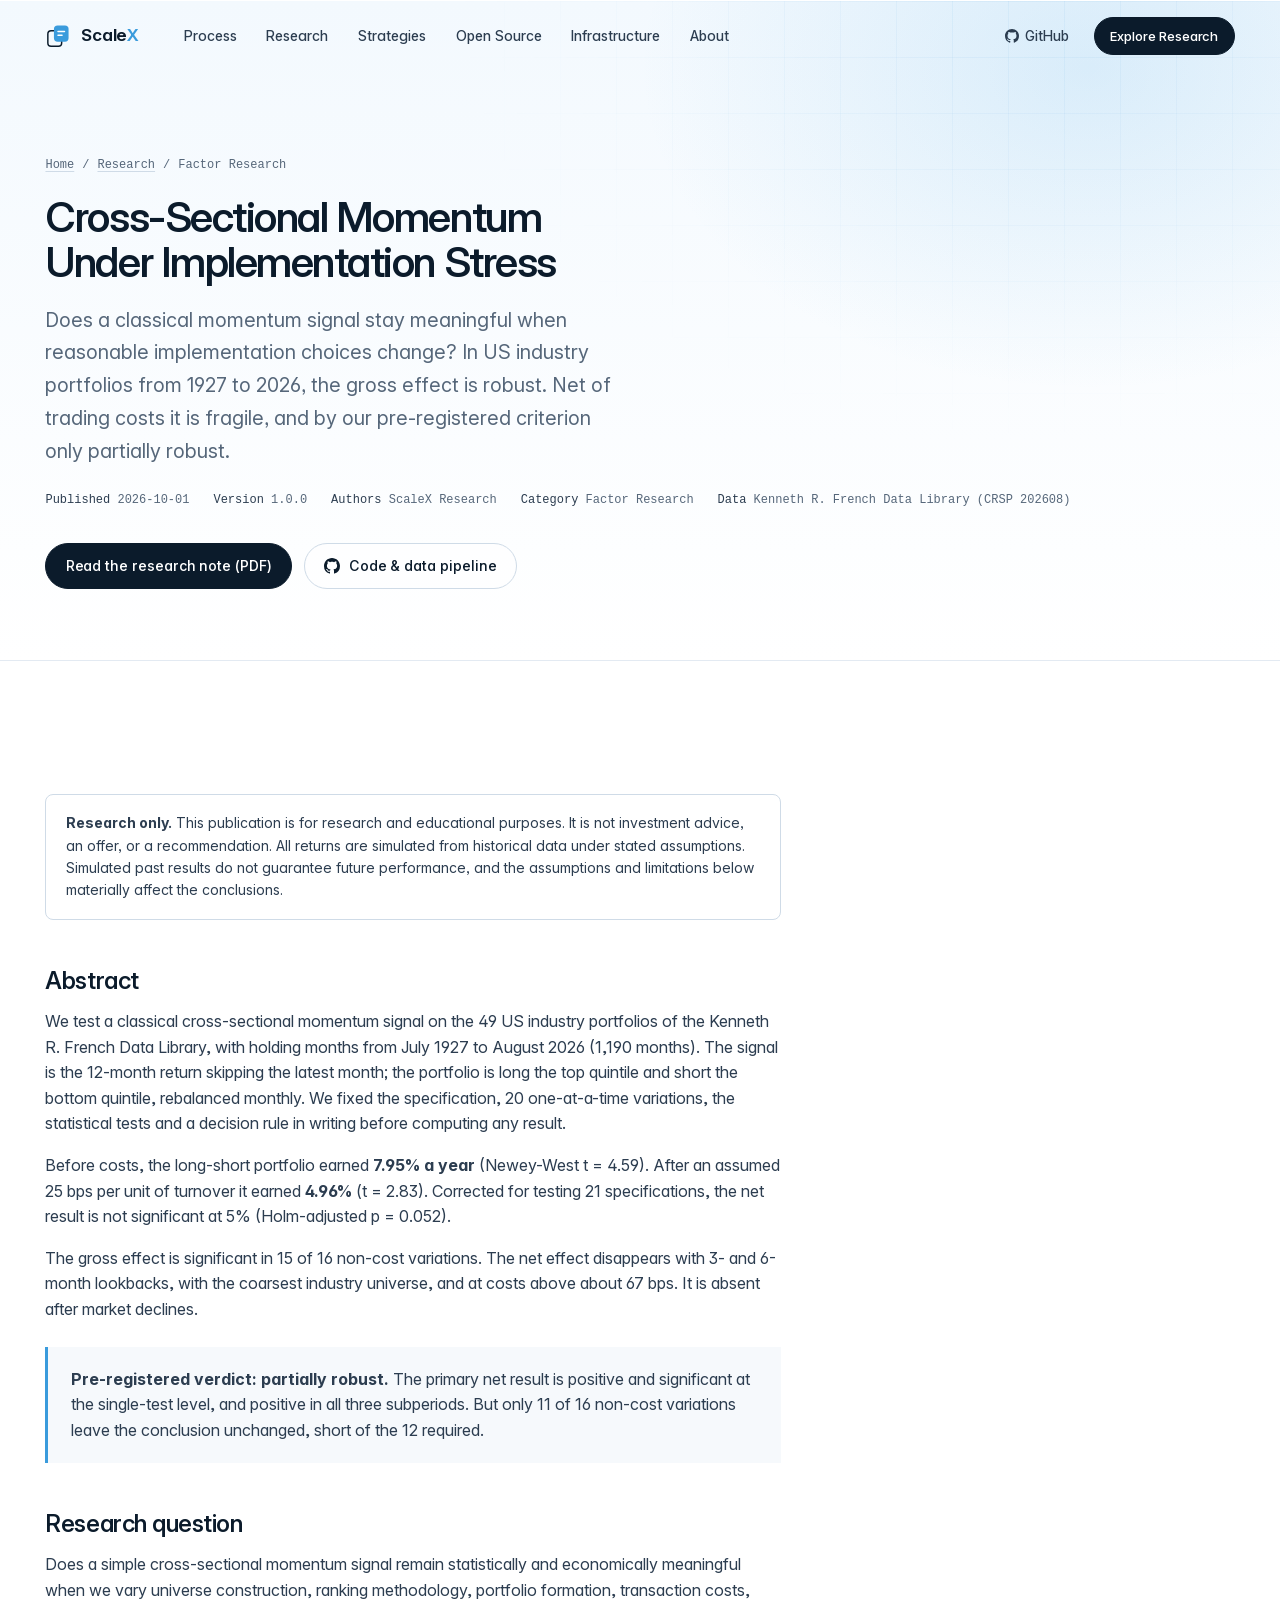
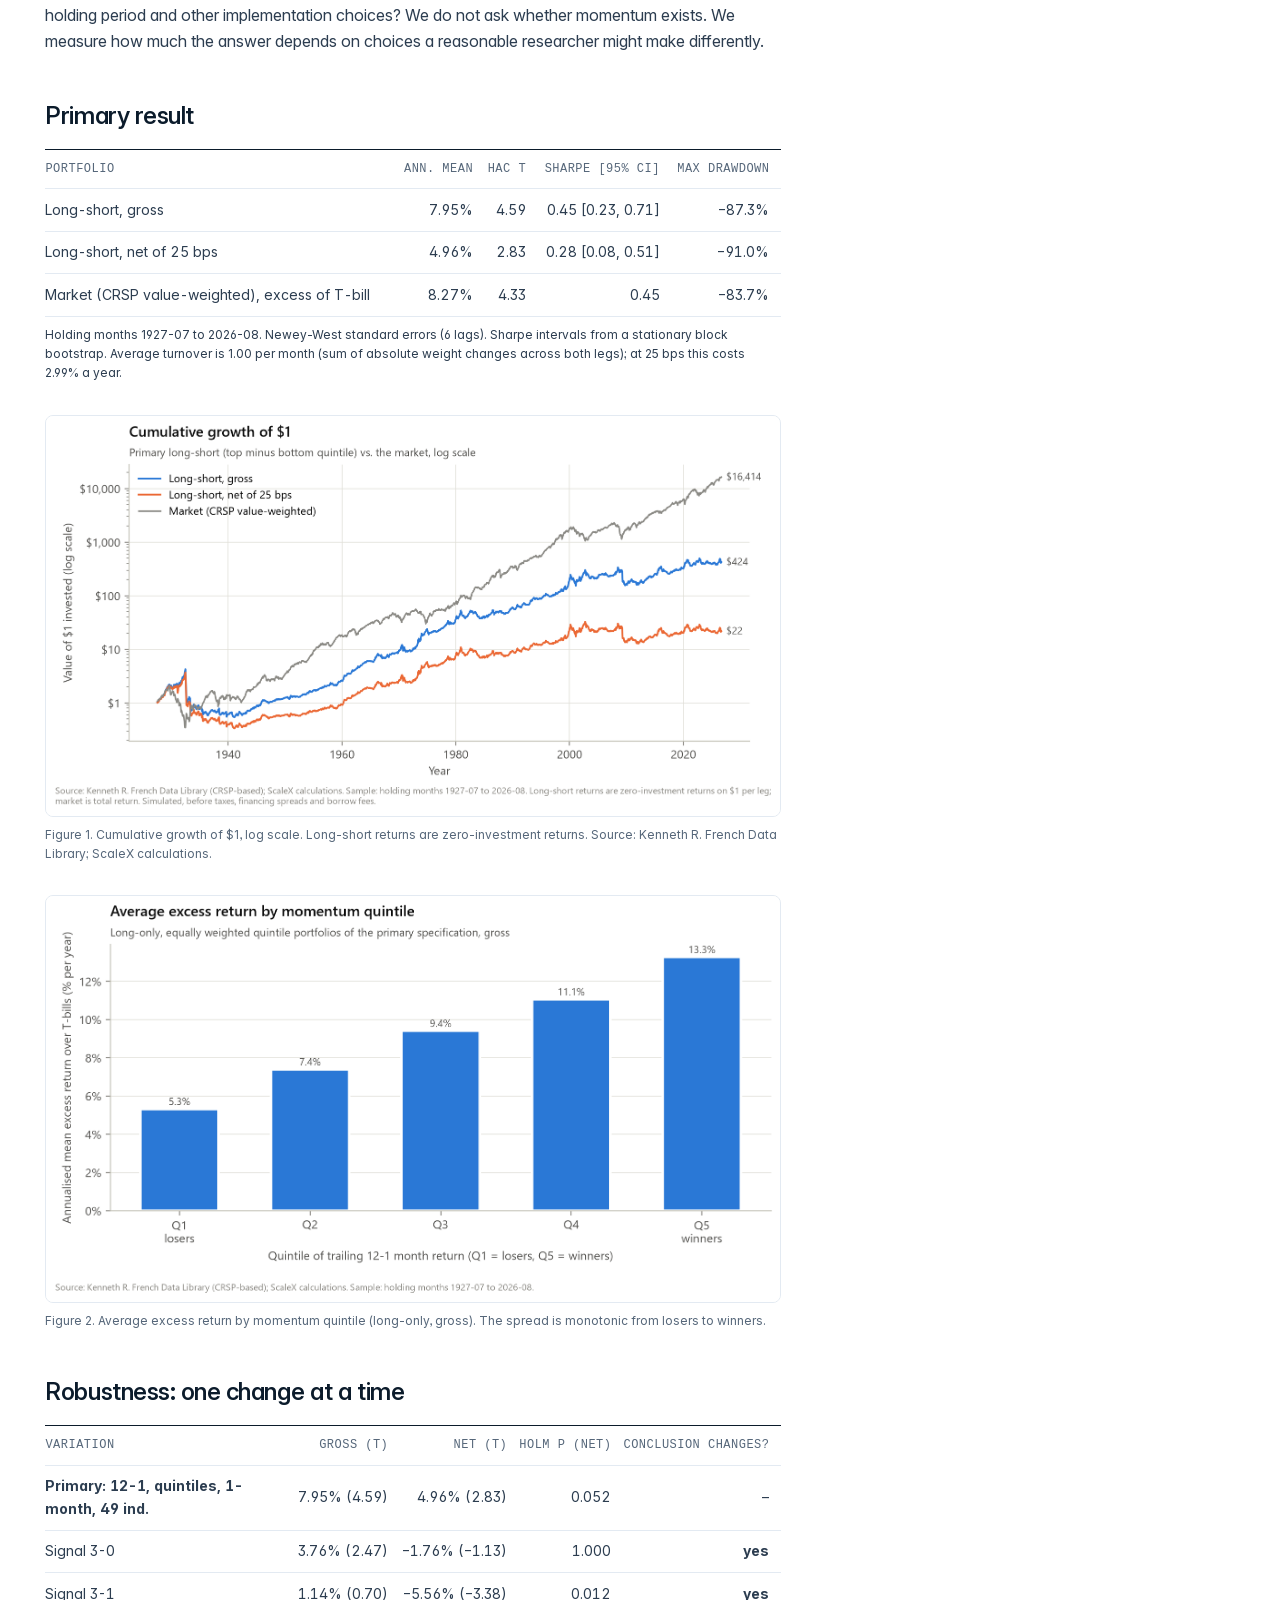
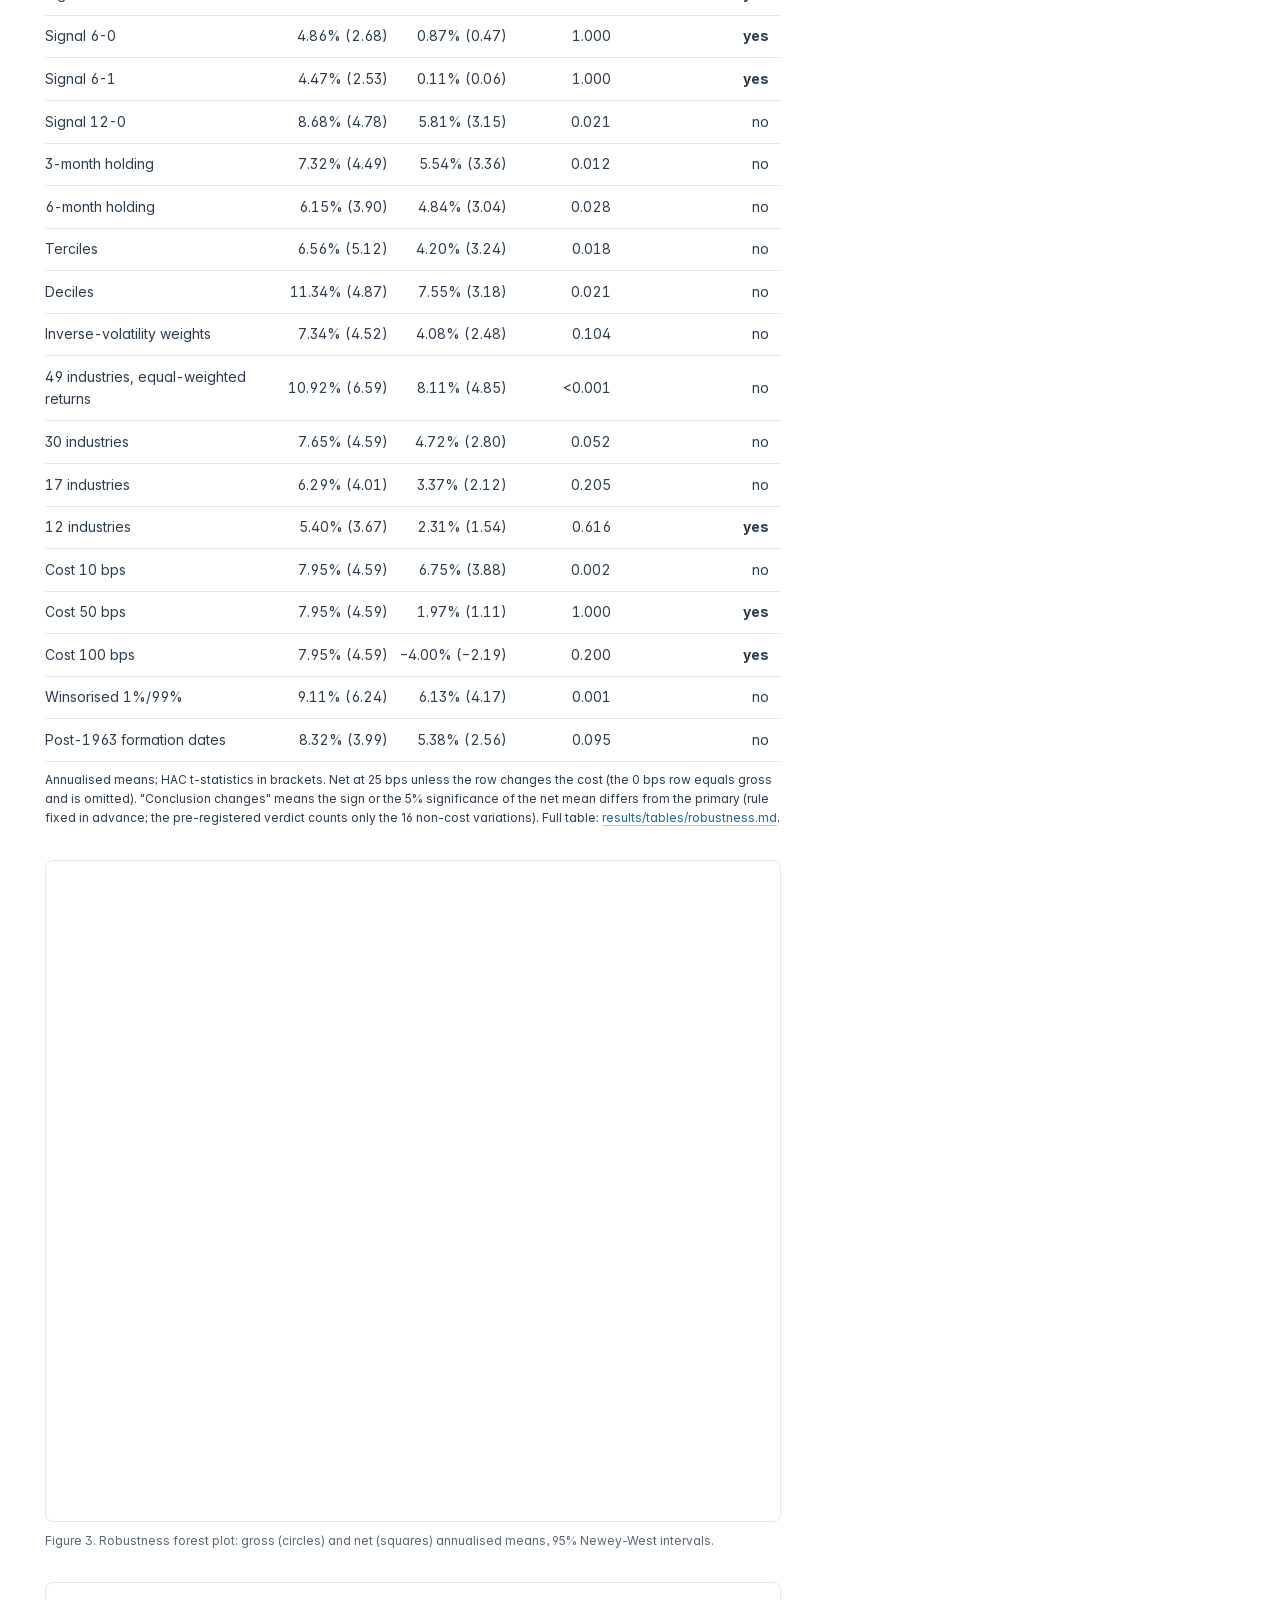
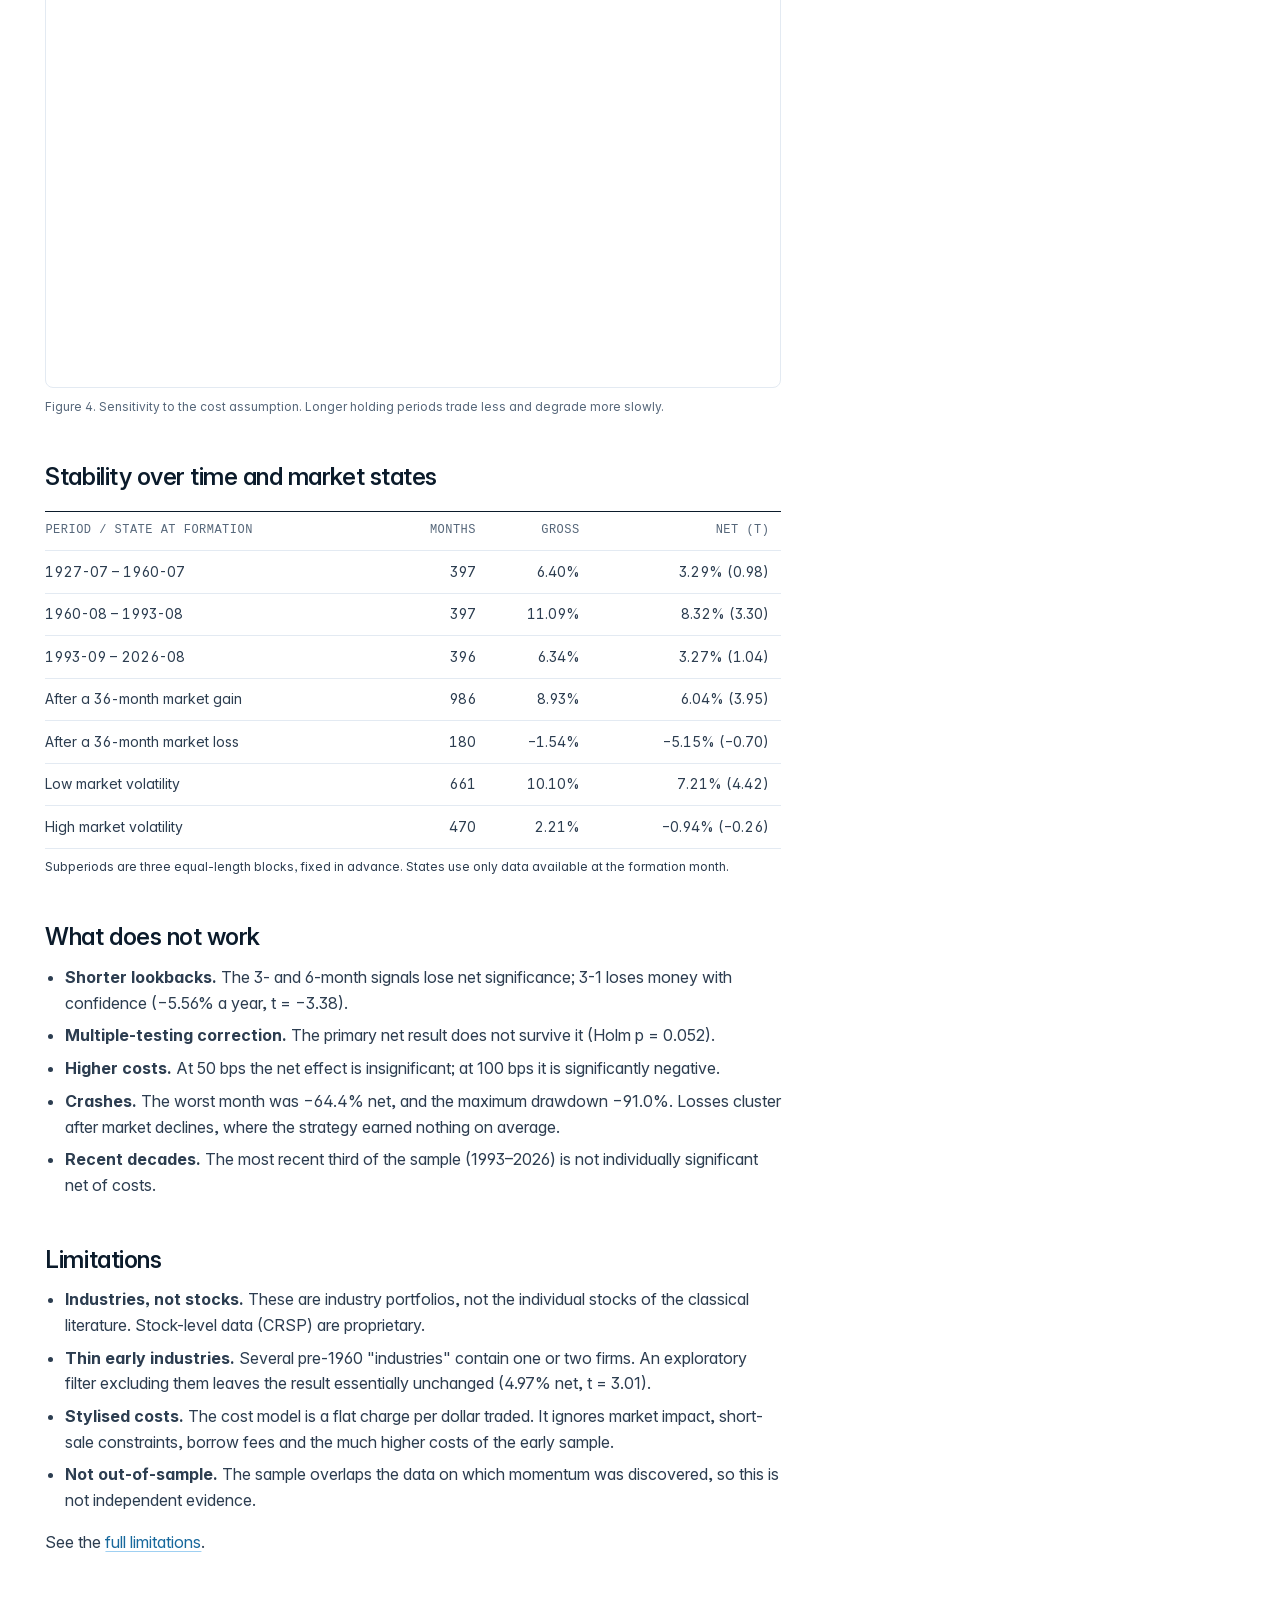
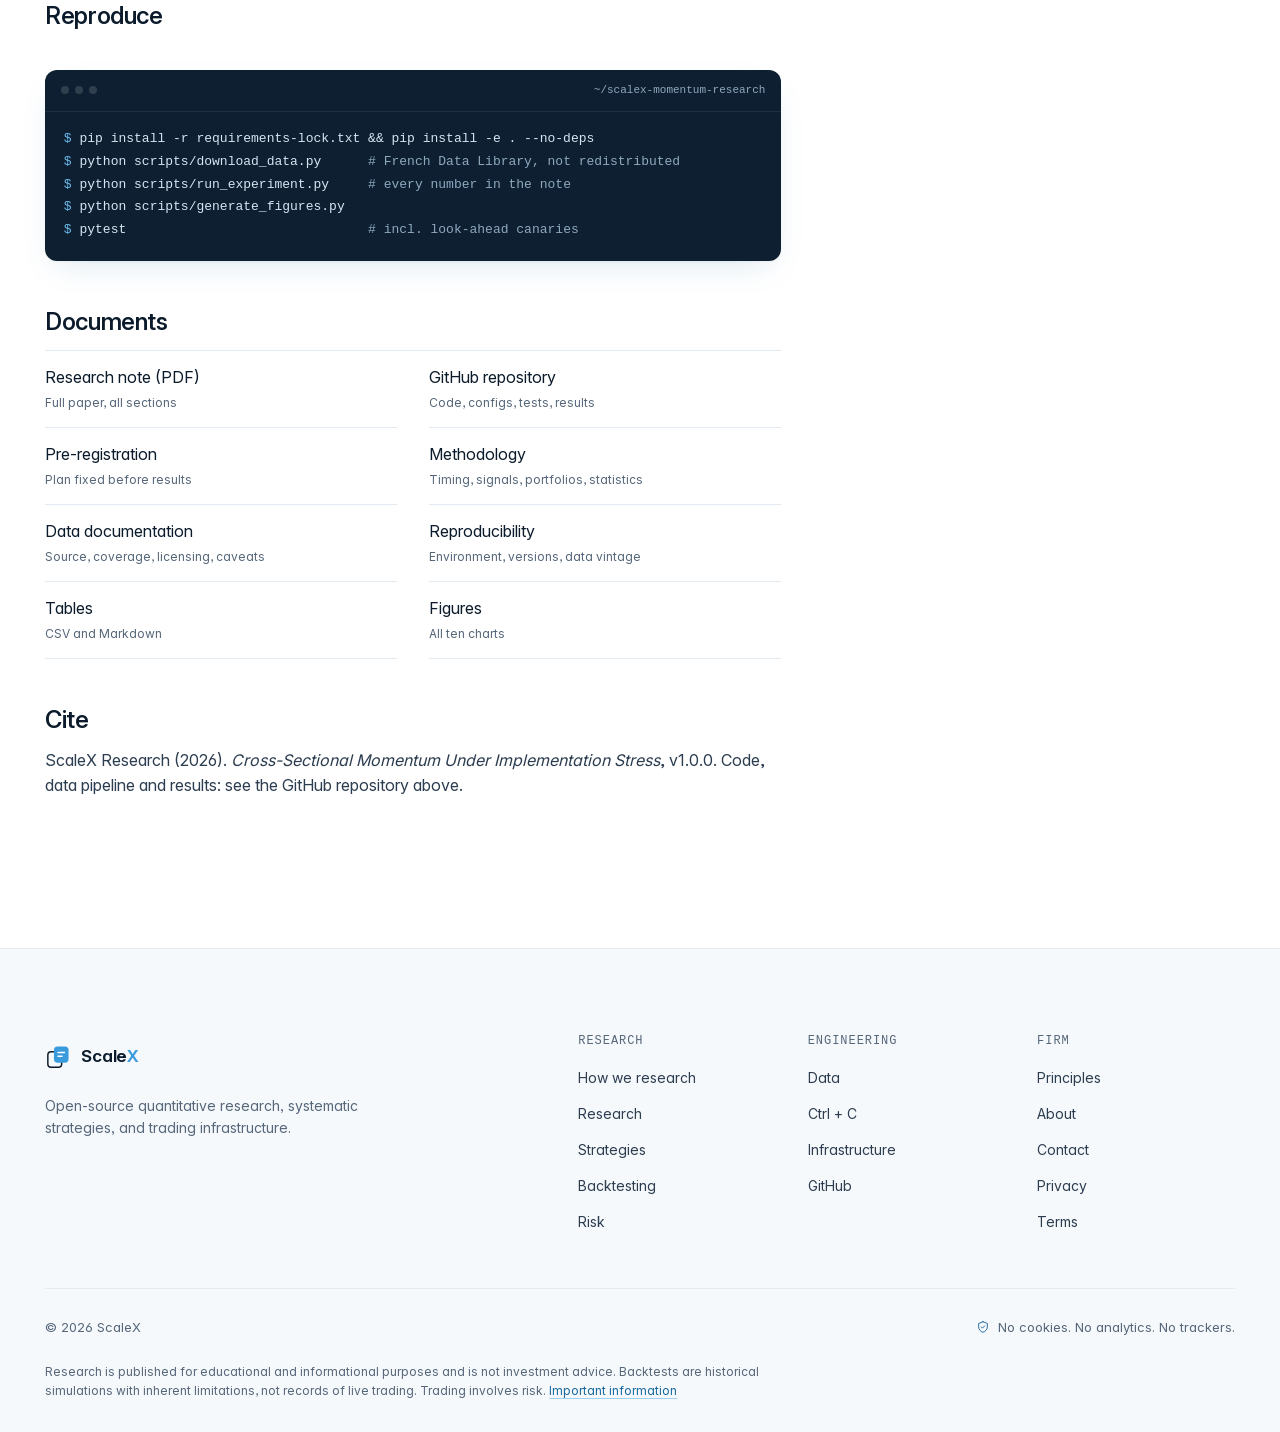
<file: research/cross-sectional-momentum-under-implementation-stress.html>
<!doctype html>
<html lang="en">
<head>
  <meta charset="utf-8">
  <meta name="viewport" content="width=device-width, initial-scale=1">
  <!-- Security: only same-origin resources may load. No third-party scripts, fonts, or trackers. -->
  <meta http-equiv="Content-Security-Policy" content="default-src 'self'; script-src 'self'; style-src 'self'; img-src 'self' data:; font-src 'self'; connect-src 'none'; object-src 'none'; base-uri 'self'; form-action 'none'">
  <meta name="referrer" content="strict-origin-when-cross-origin">

  <title>Cross-Sectional Momentum Under Implementation Stress — ScaleX Research</title>
  <meta name="description" content="A pre-registered test of 12-1 industry momentum, 1927–2026: the gross effect is robust; the net-of-cost effect is fragile and only partially robust to reasonable implementation choices.">
  <link rel="canonical" href="https://[DOMAIN]/research/cross-sectional-momentum-under-implementation-stress.html">
  <meta name="theme-color" content="#f3f9fe">
  <link rel="icon" href="../assets/icons/favicon.svg" type="image/svg+xml">
  <link rel="apple-touch-icon" href="../assets/icons/apple-touch-icon.png">

  <meta property="og:type" content="article">
  <meta property="og:site_name" content="ScaleX">
  <meta property="og:title" content="Cross-Sectional Momentum Under Implementation Stress">
  <meta property="og:description" content="Gross industry momentum is robust; net of costs it is fragile. A pre-registered robustness study with full code.">
  <meta property="og:url" content="https://[DOMAIN]/research/cross-sectional-momentum-under-implementation-stress.html">
  <meta property="og:image" content="https://[DOMAIN]/research/cross-sectional-momentum/fig06_robustness.png">
  <meta name="twitter:card" content="summary_large_image">

  <!-- Structured metadata (mirrors publication.yaml in the research repository) -->
  <script type="application/ld+json">
  {
    "@context": "https://schema.org",
    "@type": "ScholarlyArticle",
    "headline": "Cross-Sectional Momentum Under Implementation Stress",
    "author": { "@type": "Organization", "name": "ScaleX Research" },
    "datePublished": "2026-10-01",
    "version": "1.0.0",
    "about": ["momentum", "factor models", "transaction costs", "robustness"],
    "isBasedOn": "https://mba.tuck.dartmouth.edu/pages/faculty/ken.french/data_library.html",
    "codeRepository": "https://github.com/scalex-research/scalex-momentum-research",
    "license": "https://opensource.org/licenses/MIT"
  }
  </script>

  <link rel="preload" href="../assets/fonts/InterVariable.woff2" as="font" type="font/woff2" crossorigin>
  <link rel="stylesheet" href="../css/styles.css">
  <script src="../js/config.js"></script>
  <script src="../js/main.js" defer></script>
</head>
<body>
  <!-- Icon sprite: referenced below with <use href="#i-…">. Decorative only. -->
  <svg width="0" height="0" class="visually-hidden" aria-hidden="true" focusable="false">
    <symbol id="i-github" viewBox="0 0 16 16"><path d="M8 0c4.42 0 8 3.58 8 8a8.013 8.013 0 0 1-5.45 7.59c-.4.08-.55-.17-.55-.38 0-.27.01-1.13.01-2.2 0-.75-.25-1.23-.54-1.48 1.78-.2 3.65-.88 3.65-3.95 0-.88-.31-1.59-.82-2.15.08-.2.36-1.02-.08-2.12 0 0-.67-.22-2.2.82-.64-.18-1.32-.27-2-.27-.68 0-1.36.09-2 .27-1.53-1.03-2.2-.82-2.2-.82-.44 1.1-.16 1.92-.08 2.12-.51.56-.82 1.28-.82 2.15 0 3.06 1.86 3.75 3.64 3.95-.23.2-.44.55-.51 1.07-.46.21-1.61.55-2.33-.66-.15-.24-.6-.83-1.23-.82-.67.01-.27.38.01.53.34.19.73.9.82 1.13.16.45.68 1.31 2.69.94 0 .67.01 1.3.01 1.49 0 .21-.15.45-.55.38A7.995 7.995 0 0 1 0 8c0-4.42 3.58-8 8-8Z"/></symbol>
    <symbol id="i-repo" viewBox="0 0 24 24"><path d="M5 4.5A1.5 1.5 0 0 1 6.5 3H19v15H6.5A1.5 1.5 0 0 0 5 19.5v-15ZM5 19.5A1.5 1.5 0 0 0 6.5 21H19"/></symbol>
    <symbol id="i-doc" viewBox="0 0 24 24"><path d="M7 3h7l4 4v14H7zM14 3v4h4M10 12h5M10 16h5"/></symbol>
    <symbol id="i-tag" viewBox="0 0 24 24"><path d="M3 12V4h8l10 10-8 8L3 12Z"/><path d="M7.5 7.5h.01"/></symbol>
    <symbol id="i-info" viewBox="0 0 24 24"><circle cx="12" cy="12" r="9"/><path d="M12 11v5M12 8h.01"/></symbol>
    <symbol id="i-shield" viewBox="0 0 24 24"><path d="M12 3 4.5 6v5.5c0 4.6 3.2 8.4 7.5 9.5 4.3-1.1 7.5-4.9 7.5-9.5V6L12 3Z"/><path d="m9 12 2 2 4-4"/></symbol>
    <symbol id="i-loop" viewBox="0 0 24 24"><path d="M4 12a8 8 0 0 1 14-5.3L20 9M20 4v5h-5M20 12a8 8 0 0 1-14 5.3L4 15M4 20v-5h5"/></symbol>
  </svg>

  <a class="skip-link" href="#main">Skip to content</a>

  <!-- ===================== Header ===================== -->
  <header class="site-header">
    <div class="container nav">
      <a class="brand" href="../index.html" aria-label="ScaleX — home">
        <svg class="brand__mark" viewBox="0 0 32 32" aria-hidden="true" focusable="false">
          <rect x="3.5" y="9.5" width="17" height="19" rx="4" fill="none" stroke="#0b1b2b" stroke-width="1.8"/>
          <rect x="11" y="3" width="18" height="20" rx="4.5" fill="#3a9bdc"/>
          <path d="M16 10.5h8M16 15h5" stroke="#fff" stroke-width="1.8" stroke-linecap="round"/>
        </svg>
        <span>Scale<span class="brand__x">X</span></span>
      </a>

      <nav class="nav__links" aria-label="Primary">
        <a href="../index.html#process">Process</a>
        <a href="../index.html#research">Research</a>
        <a href="../index.html#strategies">Strategies</a>
        <a href="../index.html#open-source">Open Source</a>
        <a href="../index.html#infrastructure">Infrastructure</a>
        <a href="../index.html#about">About</a>
      </nav>

      <div class="nav__utility">
        <a href="https://github.com/scalex-research" data-href="github" rel="noopener">
          <svg class="icon icon--fill" aria-hidden="true"><use href="#i-github"/></svg>GitHub
        </a>
        <a class="btn btn--sm" href="../index.html#research">Explore Research</a>
      </div>

      <button class="nav__toggle" type="button" aria-expanded="false" aria-controls="mobile-menu" aria-label="Open menu">
        <span class="nav__toggle-bar"></span>
        <span class="nav__toggle-bar"></span>
      </button>
    </div>
  </header>

  <div class="mobile-menu" id="mobile-menu">
    <nav aria-label="Mobile">
      <ul class="mobile-menu__links">
        <li><a href="../index.html#process">How we research</a></li>
        <li><a href="../index.html#research">Research</a></li>
        <li><a href="../index.html#strategies">Strategy research</a></li>
        <li><a href="../index.html#backtesting">Backtesting</a></li>
        <li><a href="../index.html#risk">Risk</a></li>
        <li><a href="../index.html#data">Data</a></li>
        <li><a href="../index.html#open-source">Open source</a></li>
        <li><a href="../index.html#infrastructure">Infrastructure</a></li>
        <li><a href="../index.html#principles">Principles</a></li>
        <li><a href="../index.html#about">About</a></li>
      </ul>
    </nav>
    <div class="mobile-menu__actions">
      <a class="btn" href="../index.html#research">Explore Research</a>
      <a class="btn btn--ghost" href="https://github.com/scalex-research" data-href="github" rel="noopener">
        <svg class="icon icon--fill" aria-hidden="true"><use href="#i-github"/></svg>View GitHub
      </a>
    </div>
  </div>

  <main id="main">
    <section class="page-hero" aria-labelledby="page-title">
      <div class="container">
        <nav class="breadcrumb" aria-label="Breadcrumb"><a href="../index.html">Home</a><span aria-hidden="true">/</span><a href="../index.html#research">Research</a><span aria-hidden="true">/</span><span>Factor Research</span></nav>
        <h1 class="h-1 h-1--publication" id="page-title">Cross-Sectional Momentum Under Implementation Stress</h1>
        <p class="lede">Does a classical momentum signal stay meaningful when reasonable implementation choices change? In US industry portfolios from 1927 to 2026, the gross effect is robust. Net of trading costs it is fragile, and by our pre-registered criterion only partially robust.</p>
        <div class="pub-meta">
          <span><strong>Published</strong> <time datetime="2026-10-01">2026-10-01</time></span>
          <span><strong>Version</strong> 1.0.0</span>
          <span><strong>Authors</strong> ScaleX Research</span>
          <span><strong>Category</strong> Factor Research</span>
          <span><strong>Data</strong> Kenneth R. French Data Library (CRSP 202608)</span>
        </div>
        <div class="pub-actions">
          <a class="btn" href="cross-sectional-momentum/research_note.pdf">Read the research note (PDF)</a>
          <a class="btn btn--ghost" href="https://github.com/scalex-research/scalex-momentum-research" data-href="repo" data-repo="scalex-momentum-research" rel="noopener">
            <svg class="icon icon--fill" aria-hidden="true"><use href="#i-github"/></svg>Code &amp; data pipeline
          </a>
        </div>
      </div>
    </section>

    <section class="section">
      <div class="container">
        <article class="article">
          <p class="disclaimer-box"><strong>Research only.</strong> This publication is for research and educational purposes. It is not investment advice, an offer, or a recommendation. All returns are simulated from historical data under stated assumptions. Simulated past results do not guarantee future performance, and the assumptions and limitations below materially affect the conclusions.</p>

          <h2 id="abstract">Abstract</h2>
          <p>We test a classical cross-sectional momentum signal on the 49 US industry portfolios of the Kenneth R. French Data Library, with holding months from July 1927 to August 2026 (1,190 months). The signal is the 12-month return skipping the latest month; the portfolio is long the top quintile and short the bottom quintile, rebalanced monthly. We fixed the specification, 20 one-at-a-time variations, the statistical tests and a decision rule in writing before computing any result.</p>
          <p>Before costs, the long-short portfolio earned <strong>7.95% a year</strong> (Newey-West t&nbsp;=&nbsp;4.59). After an assumed 25&nbsp;bps per unit of turnover it earned <strong>4.96%</strong> (t&nbsp;=&nbsp;2.83). Corrected for testing 21 specifications, the net result is not significant at 5% (Holm-adjusted p&nbsp;=&nbsp;0.052).</p>
          <p>The gross effect is significant in 15 of 16 non-cost variations. The net effect disappears with 3- and 6-month lookbacks, with the coarsest industry universe, and at costs above about 67&nbsp;bps. It is absent after market declines.</p>

          <div class="verdict">
            <p><strong>Pre-registered verdict: partially robust.</strong> The primary net result is positive and significant at the single-test level, and positive in all three subperiods. But only 11 of 16 non-cost variations leave the conclusion unchanged, short of the 12 required.</p>
          </div>

          <h2 id="question">Research question</h2>
          <p>Does a simple cross-sectional momentum signal remain statistically and economically meaningful when we vary universe construction, ranking methodology, portfolio formation, transaction costs, holding period and other implementation choices? We do not ask whether momentum exists. We measure how much the answer depends on choices a reasonable researcher might make differently.</p>

          <h2 id="results">Primary result</h2>
          <div class="table-wrap">
            <table class="data-table">
              <thead><tr><th scope="col">Portfolio</th><th scope="col">Ann. mean</th><th scope="col">HAC t</th><th scope="col">Sharpe [95% CI]</th><th scope="col">Max drawdown</th></tr></thead>
              <tbody>
                <tr><td>Long-short, gross</td><td>7.95%</td><td>4.59</td><td>0.45 [0.23, 0.71]</td><td>−87.3%</td></tr>
                <tr><td>Long-short, net of 25 bps</td><td>4.96%</td><td>2.83</td><td>0.28 [0.08, 0.51]</td><td>−91.0%</td></tr>
                <tr><td>Market (CRSP value-weighted), excess of T-bill</td><td>8.27%</td><td>4.33</td><td>0.45</td><td>−83.7%</td></tr>
              </tbody>
            </table>
          </div>
          <p class="table-note">Holding months 1927-07 to 2026-08. Newey-West standard errors (6 lags). Sharpe intervals from a stationary block bootstrap. Average turnover is 1.00 per month (sum of absolute weight changes across both legs); at 25 bps this costs 2.99% a year.</p>

          <figure class="fig">
            <img src="cross-sectional-momentum/fig01_cumulative.png" alt="Log-scale cumulative growth of $1 for the long-short portfolio gross and net of costs, and for the market, 1927 to 2026. The long-short lines fall sharply in the early 1930s, then rise steadily, with a large drop around 2009." width="1600" height="880" loading="lazy">
            <figcaption>Figure 1. Cumulative growth of $1, log scale. Long-short returns are zero-investment returns. Source: Kenneth R. French Data Library; ScaleX calculations.</figcaption>
          </figure>

          <figure class="fig">
            <img src="cross-sectional-momentum/fig10_quintiles.png" alt="Bar chart of annualised mean excess return by momentum quintile, rising from losers to winners." width="1600" height="880" loading="lazy">
            <figcaption>Figure 2. Average excess return by momentum quintile (long-only, gross). The spread is monotonic from losers to winners.</figcaption>
          </figure>

          <h2 id="robustness">Robustness: one change at a time</h2>
          <div class="table-wrap">
            <table class="data-table">
              <thead><tr><th scope="col">Variation</th><th scope="col">Gross (t)</th><th scope="col">Net (t)</th><th scope="col">Holm p (net)</th><th scope="col">Conclusion changes?</th></tr></thead>
              <tbody>
                <tr><td><strong>Primary: 12-1, quintiles, 1-month, 49 ind.</strong></td><td>7.95% (4.59)</td><td>4.96% (2.83)</td><td>0.052</td><td>–</td></tr>
                <tr><td>Signal 3-0</td><td>3.76% (2.47)</td><td>−1.76% (−1.13)</td><td>1.000</td><td><strong>yes</strong></td></tr>
                <tr><td>Signal 3-1</td><td>1.14% (0.70)</td><td>−5.56% (−3.38)</td><td>0.012</td><td><strong>yes</strong></td></tr>
                <tr><td>Signal 6-0</td><td>4.86% (2.68)</td><td>0.87% (0.47)</td><td>1.000</td><td><strong>yes</strong></td></tr>
                <tr><td>Signal 6-1</td><td>4.47% (2.53)</td><td>0.11% (0.06)</td><td>1.000</td><td><strong>yes</strong></td></tr>
                <tr><td>Signal 12-0</td><td>8.68% (4.78)</td><td>5.81% (3.15)</td><td>0.021</td><td>no</td></tr>
                <tr><td>3-month holding</td><td>7.32% (4.49)</td><td>5.54% (3.36)</td><td>0.012</td><td>no</td></tr>
                <tr><td>6-month holding</td><td>6.15% (3.90)</td><td>4.84% (3.04)</td><td>0.028</td><td>no</td></tr>
                <tr><td>Terciles</td><td>6.56% (5.12)</td><td>4.20% (3.24)</td><td>0.018</td><td>no</td></tr>
                <tr><td>Deciles</td><td>11.34% (4.87)</td><td>7.55% (3.18)</td><td>0.021</td><td>no</td></tr>
                <tr><td>Inverse-volatility weights</td><td>7.34% (4.52)</td><td>4.08% (2.48)</td><td>0.104</td><td>no</td></tr>
                <tr><td>49 industries, equal-weighted returns</td><td>10.92% (6.59)</td><td>8.11% (4.85)</td><td>&lt;0.001</td><td>no</td></tr>
                <tr><td>30 industries</td><td>7.65% (4.59)</td><td>4.72% (2.80)</td><td>0.052</td><td>no</td></tr>
                <tr><td>17 industries</td><td>6.29% (4.01)</td><td>3.37% (2.12)</td><td>0.205</td><td>no</td></tr>
                <tr><td>12 industries</td><td>5.40% (3.67)</td><td>2.31% (1.54)</td><td>0.616</td><td><strong>yes</strong></td></tr>
                <tr><td>Cost 10 bps</td><td>7.95% (4.59)</td><td>6.75% (3.88)</td><td>0.002</td><td>no</td></tr>
                <tr><td>Cost 50 bps</td><td>7.95% (4.59)</td><td>1.97% (1.11)</td><td>1.000</td><td><strong>yes</strong></td></tr>
                <tr><td>Cost 100 bps</td><td>7.95% (4.59)</td><td>−4.00% (−2.19)</td><td>0.200</td><td><strong>yes</strong></td></tr>
                <tr><td>Winsorised 1%/99%</td><td>9.11% (6.24)</td><td>6.13% (4.17)</td><td>0.001</td><td>no</td></tr>
                <tr><td>Post-1963 formation dates</td><td>8.32% (3.99)</td><td>5.38% (2.56)</td><td>0.095</td><td>no</td></tr>
              </tbody>
            </table>
          </div>
          <p class="table-note">Annualised means; HAC t-statistics in brackets. Net at 25 bps unless the row changes the cost (the 0 bps row equals gross and is omitted). "Conclusion changes" means the sign or the 5% significance of the net mean differs from the primary (rule fixed in advance; the pre-registered verdict counts only the 16 non-cost variations). Full table: <a href="https://github.com/scalex-research/scalex-momentum-research/blob/main/results/tables/robustness.md" data-href="repo" data-repo="scalex-momentum-research" data-repo-path="/blob/main/results/tables/robustness.md" rel="noopener">results/tables/robustness.md</a>.</p>

          <figure class="fig">
            <img src="cross-sectional-momentum/fig06_robustness.png" alt="Forest plot of annualised mean long-short returns, gross and net, with 95% confidence intervals, for the primary specification and 16 variations. Short lookbacks (3 and 6 months) have net intervals spanning or below zero." width="1600" height="1440" loading="lazy">
            <figcaption>Figure 3. Robustness forest plot: gross (circles) and net (squares) annualised means, 95% Newey-West intervals.</figcaption>
          </figure>

          <figure class="fig">
            <img src="cross-sectional-momentum/fig08_cost_sensitivity.png" alt="Line chart of annualised mean net return against assumed cost from 0 to 100 bps for 1-, 3- and 6-month holding periods. The 1-month line crosses zero near 67 bps; longer holding periods decline more slowly." width="1600" height="880" loading="lazy">
            <figcaption>Figure 4. Sensitivity to the cost assumption. Longer holding periods trade less and degrade more slowly.</figcaption>
          </figure>

          <h2 id="stability">Stability over time and market states</h2>
          <div class="table-wrap">
            <table class="data-table">
              <thead><tr><th scope="col">Period / state at formation</th><th scope="col">Months</th><th scope="col">Gross</th><th scope="col">Net (t)</th></tr></thead>
              <tbody>
                <tr><td>1927-07 – 1960-07</td><td>397</td><td>6.40%</td><td>3.29% (0.98)</td></tr>
                <tr><td>1960-08 – 1993-08</td><td>397</td><td>11.09%</td><td>8.32% (3.30)</td></tr>
                <tr><td>1993-09 – 2026-08</td><td>396</td><td>6.34%</td><td>3.27% (1.04)</td></tr>
                <tr><td>After a 36-month market gain</td><td>986</td><td>8.93%</td><td>6.04% (3.95)</td></tr>
                <tr><td>After a 36-month market loss</td><td>180</td><td>−1.54%</td><td>−5.15% (−0.70)</td></tr>
                <tr><td>Low market volatility</td><td>661</td><td>10.10%</td><td>7.21% (4.42)</td></tr>
                <tr><td>High market volatility</td><td>470</td><td>2.21%</td><td>−0.94% (−0.26)</td></tr>
              </tbody>
            </table>
          </div>
          <p class="table-note">Subperiods are three equal-length blocks, fixed in advance. States use only data available at the formation month.</p>

          <h2 id="does-not-work">What does not work</h2>
          <ul>
            <li><strong>Shorter lookbacks.</strong> The 3- and 6-month signals lose net significance; 3-1 loses money with confidence (−5.56% a year, t&nbsp;=&nbsp;−3.38).</li>
            <li><strong>Multiple-testing correction.</strong> The primary net result does not survive it (Holm p&nbsp;=&nbsp;0.052).</li>
            <li><strong>Higher costs.</strong> At 50 bps the net effect is insignificant; at 100 bps it is significantly negative.</li>
            <li><strong>Crashes.</strong> The worst month was −64.4% net, and the maximum drawdown −91.0%. Losses cluster after market declines, where the strategy earned nothing on average.</li>
            <li><strong>Recent decades.</strong> The most recent third of the sample (1993–2026) is not individually significant net of costs.</li>
          </ul>

          <h2 id="limitations">Limitations</h2>
          <ul>
            <li><strong>Industries, not stocks.</strong> These are industry portfolios, not the individual stocks of the classical literature. Stock-level data (CRSP) are proprietary.</li>
            <li><strong>Thin early industries.</strong> Several pre-1960 "industries" contain one or two firms. An exploratory filter excluding them leaves the result essentially unchanged (4.97% net, t&nbsp;=&nbsp;3.01).</li>
            <li><strong>Stylised costs.</strong> The cost model is a flat charge per dollar traded. It ignores market impact, short-sale constraints, borrow fees and the much higher costs of the early sample.</li>
            <li><strong>Not out-of-sample.</strong> The sample overlaps the data on which momentum was discovered, so this is not independent evidence.</li>
          </ul>
          <p>See the <a href="https://github.com/scalex-research/scalex-momentum-research/blob/main/docs/limitations.md" data-href="repo" data-repo="scalex-momentum-research" data-repo-path="/blob/main/docs/limitations.md" rel="noopener">full limitations</a>.</p>

          <h2 id="reproduce">Reproduce</h2>
          <div class="terminal" role="region" aria-label="Reproduction commands">
            <div class="terminal__bar" aria-hidden="true"><i></i><i></i><i></i><span>~/scalex-momentum-research</span></div>
<pre><span class="t-prompt">$ </span>pip install -r requirements-lock.txt &amp;&amp; pip install -e . --no-deps
<span class="t-prompt">$ </span>python scripts/download_data.py      <span class="t-dim"># French Data Library, not redistributed</span>
<span class="t-prompt">$ </span>python scripts/run_experiment.py     <span class="t-dim"># every number in the note</span>
<span class="t-prompt">$ </span>python scripts/generate_figures.py
<span class="t-prompt">$ </span>pytest                               <span class="t-dim"># incl. look-ahead canaries</span></pre>
          </div>

          <h2 id="documents">Documents</h2>
          <nav class="doc-links" aria-label="Publication documents">
            <a href="cross-sectional-momentum/research_note.pdf">Research note (PDF)<span>Full paper, all sections</span></a>
            <a href="https://github.com/scalex-research/scalex-momentum-research" data-href="repo" data-repo="scalex-momentum-research" rel="noopener">GitHub repository<span>Code, configs, tests, results</span></a>
            <a href="https://github.com/scalex-research/scalex-momentum-research/blob/main/docs/preregistration.md" data-href="repo" data-repo="scalex-momentum-research" data-repo-path="/blob/main/docs/preregistration.md" rel="noopener">Pre-registration<span>Plan fixed before results</span></a>
            <a href="https://github.com/scalex-research/scalex-momentum-research/blob/main/docs/methodology.md" data-href="repo" data-repo="scalex-momentum-research" data-repo-path="/blob/main/docs/methodology.md" rel="noopener">Methodology<span>Timing, signals, portfolios, statistics</span></a>
            <a href="https://github.com/scalex-research/scalex-momentum-research/blob/main/docs/data.md" data-href="repo" data-repo="scalex-momentum-research" data-repo-path="/blob/main/docs/data.md" rel="noopener">Data documentation<span>Source, coverage, licensing, caveats</span></a>
            <a href="https://github.com/scalex-research/scalex-momentum-research/blob/main/docs/reproducibility.md" data-href="repo" data-repo="scalex-momentum-research" data-repo-path="/blob/main/docs/reproducibility.md" rel="noopener">Reproducibility<span>Environment, versions, data vintage</span></a>
            <a href="https://github.com/scalex-research/scalex-momentum-research/tree/main/results/tables" data-href="repo" data-repo="scalex-momentum-research" data-repo-path="/tree/main/results/tables" rel="noopener">Tables<span>CSV and Markdown</span></a>
            <a href="https://github.com/scalex-research/scalex-momentum-research/tree/main/results/figures" data-href="repo" data-repo="scalex-momentum-research" data-repo-path="/tree/main/results/figures" rel="noopener">Figures<span>All ten charts</span></a>
          </nav>

          <h2 id="cite">Cite</h2>
          <p>ScaleX Research (2026). <em>Cross-Sectional Momentum Under Implementation Stress</em>, v1.0.0. Code, data pipeline and results: see the GitHub repository above.</p>
        </article>
      </div>
    </section>
  </main>

  <!-- ===================== Footer ===================== -->
  <footer class="site-footer">
    <div class="container">
      <div class="footer__top">
        <div>
          <a class="brand" href="../index.html" aria-label="ScaleX — home">
            <svg class="brand__mark" viewBox="0 0 32 32" aria-hidden="true" focusable="false">
              <rect x="3.5" y="9.5" width="17" height="19" rx="4" fill="none" stroke="#0b1b2b" stroke-width="1.8"/>
              <rect x="11" y="3" width="18" height="20" rx="4.5" fill="#3a9bdc"/>
              <path d="M16 10.5h8M16 15h5" stroke="#fff" stroke-width="1.8" stroke-linecap="round"/>
            </svg>
            <span>Scale<span class="brand__x">X</span></span>
          </a>
          <p class="footer__tagline">Open-source quantitative research, systematic strategies, and trading infrastructure.</p>
        </div>
        <div class="footer__cols">
          <nav aria-label="Research">
            <h2 class="footer__title">Research</h2>
            <ul>
              <li><a href="../index.html#process">How we research</a></li>
              <li><a href="../index.html#research">Research</a></li>
              <li><a href="../index.html#strategies">Strategies</a></li>
              <li><a href="../index.html#backtesting">Backtesting</a></li>
              <li><a href="../index.html#risk">Risk</a></li>
            </ul>
          </nav>
          <nav aria-label="Engineering">
            <h2 class="footer__title">Engineering</h2>
            <ul>
              <li><a href="../index.html#data">Data</a></li>
              <li><a href="../index.html#open-source">Ctrl + C</a></li>
              <li><a href="../index.html#infrastructure">Infrastructure</a></li>
              <li><a href="https://github.com/scalex-research" data-href="github" rel="noopener">GitHub</a></li>
            </ul>
          </nav>
          <nav aria-label="Firm">
            <h2 class="footer__title">Firm</h2>
            <ul>
              <li><a href="../index.html#principles">Principles</a></li>
              <li><a href="../index.html#about">About</a></li>
              <li><a href="../index.html#contact">Contact</a></li>
              <li><a href="../index.html#privacy">Privacy</a></li>
              <li><a href="../index.html#terms">Terms</a></li>
            </ul>
          </nav>
        </div>
      </div>
      <div class="footer__legal">
        <p>© <span data-year>2026</span> ScaleX</p>
        <p class="footer__privacy"><svg class="icon" aria-hidden="true"><use href="#i-shield"/></svg>No cookies. No analytics. No trackers.</p>
      </div>
      <p class="footer__disclaimer">Research is published for educational and informational purposes and is not investment advice. Backtests are historical simulations with inherent limitations, not records of live trading. Trading involves risk. <a href="../index.html#legal">Important information</a></p>
    </div>
  </footer>
</body>
</html>
</file>
<file: css/styles.css>
/* ==========================================================================
   ScaleX — Design system & site styles
   --------------------------------------------------------------------------
   Structure:
     1.  Font
     2.  Design tokens (colours, type, spacing)
     3.  Reset & base
     4.  Layout helpers
     5.  Typography helpers
     6.  Buttons & links
     7.  Header / navigation
     8.  Hero
     9.  Principles
     10. Research
     11. Open source
     12. Infrastructure
     13. Manifesto
     14. About
     15. Sub-page components (publication page, 404)
     15b. Single-page sections
     16. Footer
     17. Motion (reveals) & reduced-motion
   ========================================================================== */

/* 1. Font — self-hosted (no third-party requests). Licence: assets/fonts/Inter-LICENSE.txt */
@font-face {
  font-family: "Inter";
  src: url("../assets/fonts/InterVariable.woff2") format("woff2");
  font-weight: 100 900;
  font-style: normal;
  font-display: swap;
}

/* 2. Design tokens ======================================================= */
:root {
  /* Ink (text) */
  --ink: #0b1b2b;          /* primary text — deep navy */
  --ink-2: #2c3d50;        /* secondary text */
  --muted: #56677a;        /* tertiary text (≥ 5:1 on white) */
  --faint: #8494a6;        /* decorative only — never for essential text */

  /* Surfaces */
  --bg: #ffffff;
  --bg-soft: #f6f9fc;      /* cool off-white */
  --bg-sky: #eef6fc;       /* very pale blue */
  --bg-sky-2: #dceefa;     /* pale sky */

  /* Lines */
  --line: #e3eaf2;
  --line-2: #cfdbe7;

  /* Blue accents */
  --sky-300: #9fd0f2;
  --sky-400: #6cb8ea;
  --sky-500: #3a9bdc;      /* lines, glyphs, graphics */
  --accent: #17689c;       /* accent TEXT colour (≥ 5.5:1 on white) */
  --accent-strong: #0f4f7a;

  /* Type */
  --font-sans: "Inter", ui-sans-serif, system-ui, -apple-system, "Segoe UI", Roboto, "Helvetica Neue", Arial, sans-serif;
  --font-mono: ui-monospace, "SF Mono", "Cascadia Code", "JetBrains Mono", Menlo, Consolas, monospace;

  --fs-xs: 0.75rem;
  --fs-sm: 0.875rem;
  --fs-base: 1rem;
  --fs-md: 1.125rem;
  --fs-lg: clamp(1.25rem, 1.1rem + 0.5vw, 1.5rem);
  --fs-xl: clamp(1.75rem, 1.35rem + 1.6vw, 2.75rem);
  --fs-2xl: clamp(2.25rem, 1.6rem + 2.8vw, 4rem);
  --fs-hero: clamp(2.75rem, 1.7rem + 4.6vw, 5.75rem);

  /* Spacing */
  --gutter: clamp(1.25rem, 0.6rem + 2.8vw, 3rem);
  --section: clamp(5rem, 3.5rem + 6vw, 10rem);
  --maxw: 1240px;

  /* Shape & depth */
  --radius: 12px;
  --radius-sm: 8px;
  --shadow-sm: 0 1px 2px rgba(11, 27, 43, 0.04);
  --shadow-md: 0 1px 2px rgba(11, 27, 43, 0.04), 0 12px 32px -12px rgba(23, 104, 156, 0.18);

  --ease: cubic-bezier(0.2, 0.7, 0.2, 1);
  --header-h: 72px;
}

/* 3. Reset & base ======================================================== */
*, *::before, *::after { box-sizing: border-box; }

html {
  -webkit-text-size-adjust: 100%;
  text-size-adjust: 100%;
  scroll-behavior: smooth;
  scroll-padding-top: calc(var(--header-h) + 16px);
}

body {
  margin: 0;
  font-family: var(--font-sans);
  font-size: var(--fs-base);
  line-height: 1.6;
  color: var(--ink-2);
  background: var(--bg);
  font-feature-settings: "cv11", "ss01", "ss03";
  -webkit-font-smoothing: antialiased;
  -moz-osx-font-smoothing: grayscale;
  text-rendering: optimizeLegibility;
}

body.menu-open { overflow: hidden; }

img, svg, canvas { display: block; max-width: 100%; }
h1, h2, h3, h4, p, ul, ol, dl, dd, figure, blockquote { margin: 0; }
ul, ol { padding: 0; list-style: none; }
a { color: inherit; text-decoration: none; }
button { font: inherit; color: inherit; background: none; border: 0; padding: 0; cursor: pointer; }
code, kbd, pre { font-family: var(--font-mono); font-size: 0.9em; }

h1, h2, h3, h4 {
  color: var(--ink);
  font-weight: 560;
  letter-spacing: -0.025em;
  line-height: 1.1;
  text-wrap: balance;
}
p { text-wrap: pretty; }

::selection { background: var(--bg-sky-2); color: var(--ink); }

/* Visible, consistent focus for keyboard users */
:focus-visible {
  outline: 2px solid var(--accent);
  outline-offset: 3px;
  border-radius: 4px;
}

.visually-hidden {
  position: absolute !important;
  width: 1px; height: 1px;
  margin: -1px; padding: 0; border: 0;
  overflow: hidden; clip: rect(0 0 0 0);
  white-space: nowrap;
}

.skip-link {
  position: absolute;
  left: 1rem; top: -100px;
  z-index: 100;
  padding: 0.75rem 1rem;
  background: var(--ink);
  color: #fff;
  border-radius: var(--radius-sm);
  font-weight: 500;
}
.skip-link:focus { top: 1rem; }

/* 4. Layout helpers ====================================================== */
.container {
  width: 100%;
  max-width: calc(var(--maxw) + var(--gutter) * 2);
  margin-inline: auto;
  padding-inline: var(--gutter);
}

.section { padding-block: var(--section); position: relative; }
.section--soft { background: var(--bg-soft); }
.section--tight { padding-block: calc(var(--section) * 0.6); }
.section + .section:not(.section--soft):not(.manifesto) { border-top: 1px solid var(--line); }

/* Section heading block: eyebrow + title + lede, optionally with an aside link */
.section-head {
  display: grid;
  grid-template-columns: minmax(0, 1fr);
  gap: 1.25rem;
  margin-bottom: clamp(2.5rem, 2rem + 2vw, 4rem);
}
.section-head__lede { max-width: 38rem; color: var(--muted); font-size: var(--fs-md); }

@media (min-width: 960px) {
  .section-head--split {
    grid-template-columns: minmax(0, 7fr) minmax(0, 5fr);
    align-items: end;
    column-gap: 4rem;
  }
  .section-head--split .section-head__lede { justify-self: end; }
}

/* Faint mathematical grid used as an atmospheric background */
.grid-bg {
  background-image:
    linear-gradient(to right, rgba(58, 155, 220, 0.07) 1px, transparent 1px),
    linear-gradient(to bottom, rgba(58, 155, 220, 0.07) 1px, transparent 1px);
  background-size: 48px 48px;
}

/* 5. Typography helpers ================================================== */
.eyebrow {
  display: inline-flex;
  align-items: center;
  gap: 0.6rem;
  font-family: var(--font-mono);
  font-size: var(--fs-xs);
  font-weight: 500;
  letter-spacing: 0.08em;
  text-transform: uppercase;
  color: var(--accent);
}
.eyebrow::before {
  content: "";
  width: 18px; height: 1px;
  background: var(--sky-500);
}

/* Default rhythm: eyebrow → heading → lede (components below may override) */
.eyebrow + .h-1, .eyebrow + .h-2 { margin-top: 1rem; }
.h-1 + .lede, .h-2 + .lede { margin-top: 1.25rem; }

.h-display { font-size: var(--fs-hero); letter-spacing: -0.04em; line-height: 1.02; font-weight: 540; }
.h-1 { font-size: var(--fs-2xl); letter-spacing: -0.035em; line-height: 1.05; }
.h-2 { font-size: var(--fs-xl); letter-spacing: -0.03em; }
.h-3 { font-size: var(--fs-lg); letter-spacing: -0.015em; line-height: 1.25; }

.text-accent { color: var(--accent); }
.text-muted { color: var(--muted); }
.lede { font-size: var(--fs-md); color: var(--muted); max-width: 36rem; line-height: 1.65; }
.mono { font-family: var(--font-mono); }

/* Bracketed placeholder content — intentionally visible so it is not shipped by mistake */
.ph {
  font-family: var(--font-mono);
  font-size: 0.92em;
  color: var(--accent);
  background: var(--bg-sky);
  border: 1px dashed var(--sky-300);
  border-radius: 4px;
  padding: 0 0.3em;
  overflow-wrap: anywhere;
  -webkit-box-decoration-break: clone;
  box-decoration-break: clone;
}

.badge {
  display: inline-flex;
  align-items: center;
  gap: 0.35rem;
  padding: 0.15rem 0.5rem;
  font-family: var(--font-mono);
  font-size: 0.6875rem;
  letter-spacing: 0.04em;
  text-transform: uppercase;
  color: var(--muted);
  border: 1px dashed var(--line-2);
  border-radius: 999px;
  white-space: nowrap;
}

/* Prose (legal pages, long-form) */
.prose { max-width: 42rem; }
.prose h2 { font-size: var(--fs-lg); margin: 2.75rem 0 0.75rem; }
.prose p, .prose ul { margin-bottom: 1rem; }
.prose ul { list-style: disc; padding-left: 1.25rem; }
.prose li { margin-bottom: 0.4rem; }
.prose a { color: var(--accent); text-decoration: underline; text-underline-offset: 3px; text-decoration-color: var(--sky-300); }
.prose a:hover { text-decoration-color: currentColor; }

/* 6. Buttons & links ===================================================== */
.btn {
  --btn-bg: var(--ink);
  --btn-fg: #fff;
  --btn-bd: var(--ink);
  display: inline-flex;
  align-items: center;
  justify-content: center;
  gap: 0.55rem;
  min-height: 44px;            /* WCAG 2.2 target size */
  padding: 0.7rem 1.2rem;
  font-size: var(--fs-sm);
  font-weight: 520;
  letter-spacing: -0.005em;
  color: var(--btn-fg);
  background: var(--btn-bg);
  border: 1px solid var(--btn-bd);
  border-radius: 999px;
  transition: background-color .2s var(--ease), border-color .2s var(--ease), color .2s var(--ease), transform .2s var(--ease), box-shadow .2s var(--ease);
  white-space: nowrap;
}
.btn:hover { --btn-bg: var(--accent-strong); --btn-bd: var(--accent-strong); box-shadow: 0 8px 24px -10px rgba(15, 79, 122, 0.5); }
.btn:active { transform: translateY(1px); }

.btn--ghost { --btn-bg: rgba(255, 255, 255, 0.7); --btn-fg: var(--ink); --btn-bd: var(--line-2); }
.btn--ghost:hover { --btn-bg: #fff; --btn-fg: var(--ink); --btn-bd: var(--sky-400); box-shadow: var(--shadow-sm); }

.btn--sm { min-height: 38px; padding: 0.45rem 0.95rem; font-size: 0.8125rem; }

.btn .icon { width: 16px; height: 16px; flex: none; }
.btn .arrow { transition: transform .2s var(--ease); }
.btn:hover .arrow { transform: translateX(3px); }

/* Understated text link with an arrow, e.g. "View all research →" */
.link-arrow {
  display: inline-flex;
  align-items: center;
  gap: 0.45rem;
  min-height: 44px;
  font-weight: 520;
  font-size: var(--fs-sm);
  color: var(--ink);
  border-bottom: 1px solid transparent;
}
.link-arrow span[aria-hidden] { color: var(--accent); transition: transform .2s var(--ease); }
.link-arrow:hover { color: var(--accent); }
.link-arrow:hover span[aria-hidden] { transform: translateX(4px); }

.icon { width: 1em; height: 1em; fill: none; stroke: currentColor; stroke-width: 1.6; stroke-linecap: round; stroke-linejoin: round; }
.icon--fill { fill: currentColor; stroke: none; }

/* 7. Header / navigation ================================================= */
.site-header {
  position: sticky;
  top: 0;
  z-index: 50;
  background: rgba(255, 255, 255, 0);
  border-bottom: 1px solid transparent;
  transition: background-color .3s var(--ease), border-color .3s var(--ease), box-shadow .3s var(--ease);
}
.site-header.is-scrolled,
.site-header.is-open {
  background: rgba(255, 255, 255, 0.82);
  border-bottom-color: var(--line);
  -webkit-backdrop-filter: saturate(160%) blur(14px);
  backdrop-filter: saturate(160%) blur(14px);
}
@supports not ((backdrop-filter: blur(1px)) or (-webkit-backdrop-filter: blur(1px))) {
  .site-header.is-scrolled, .site-header.is-open { background: rgba(255, 255, 255, 0.97); }
}

.nav {
  display: flex;
  align-items: center;
  gap: 2rem;
  height: var(--header-h);
  transition: height .3s var(--ease);
}
.site-header.is-scrolled .nav { height: 60px; }
.site-header.is-open .nav { height: var(--header-h); }   /* menu panel is positioned below the full-height bar */

.brand {
  display: inline-flex;
  align-items: center;
  gap: 0.6rem;
  min-height: 44px;
  color: var(--ink);
  font-weight: 640;
  font-size: 1.0625rem;
  letter-spacing: -0.01em;
}
.brand__mark { width: 26px; height: 26px; flex: none; }
.brand__plus { color: var(--sky-500); font-weight: 500; margin-inline: 0.04em; }
.brand__x { color: var(--sky-500); }

.nav__links {
  display: flex;
  align-items: center;
  gap: 0.25rem;
  margin-right: auto;
}
.nav__links a,
.nav__utility a:not(.btn) {
  display: inline-flex;
  align-items: center;
  gap: 0.4rem;
  min-height: 40px;
  padding: 0.4rem 0.8rem;
  font-size: var(--fs-sm);
  font-weight: 480;
  color: var(--ink-2);
  border-radius: 999px;
  transition: color .2s var(--ease), background-color .2s var(--ease);
}
.nav__links a:hover,
.nav__utility a:not(.btn):hover { color: var(--ink); background: var(--bg-sky); }
.nav__links a[aria-current="page"],
.nav__links a[aria-current="location"] { color: var(--ink); background: var(--bg-sky); }

.nav__utility { display: flex; align-items: center; gap: 0.25rem; }
.nav__utility .btn { margin-left: 0.5rem; }

/* Mobile menu toggle (hamburger → close) */
.nav__toggle {
  display: none;
  position: relative;
  width: 44px; height: 44px;
  margin-left: auto;
  margin-right: -10px;
  border-radius: 999px;
}
.nav__toggle-bar {
  position: absolute;
  left: 13px;
  width: 18px; height: 1.5px;
  background: var(--ink);
  border-radius: 2px;
  transition: transform .3s var(--ease), top .3s var(--ease);
}
.nav__toggle-bar:nth-child(1) { top: 18px; }
.nav__toggle-bar:nth-child(2) { top: 25px; }
.nav__toggle[aria-expanded="true"] .nav__toggle-bar:nth-child(1) { top: 21.5px; transform: rotate(45deg); }
.nav__toggle[aria-expanded="true"] .nav__toggle-bar:nth-child(2) { top: 21.5px; transform: rotate(-45deg); }

/* Mobile panel */
.mobile-menu {
  position: fixed;
  inset: var(--header-h) 0 0 0;
  z-index: 49;
  padding: 1.5rem var(--gutter) 2.5rem;
  background: linear-gradient(180deg, #fff 0%, var(--bg-sky) 100%);
  overflow-y: auto;
  opacity: 0;
  visibility: hidden;
  transform: translateY(-8px);
  transition: opacity .25s var(--ease), transform .3s var(--ease), visibility 0s linear .3s;
}
.mobile-menu.is-open {
  opacity: 1;
  visibility: visible;
  transform: none;
  transition: opacity .25s var(--ease), transform .3s var(--ease), visibility 0s;
}
.mobile-menu__links a {
  display: flex;
  justify-content: space-between;
  align-items: center;
  padding: 0.8rem 0;
  font-size: 1.375rem;
  font-weight: 520;
  letter-spacing: -0.03em;
  color: var(--ink);
  border-bottom: 1px solid var(--line);
}
.mobile-menu__links a::after { content: "→"; font-size: 1.1rem; color: var(--sky-500); }
.mobile-menu__links a[aria-current="page"],
.mobile-menu__links a[aria-current="location"] { color: var(--accent); }
.mobile-menu__links li {
  opacity: 0;
  transform: translateY(6px);
  transition: opacity .35s var(--ease), transform .35s var(--ease);
}
.mobile-menu.is-open .mobile-menu__links li { opacity: 1; transform: none; }
.mobile-menu.is-open .mobile-menu__links li:nth-child(2) { transition-delay: .04s; }
.mobile-menu.is-open .mobile-menu__links li:nth-child(3) { transition-delay: .08s; }
.mobile-menu.is-open .mobile-menu__links li:nth-child(4) { transition-delay: .12s; }
.mobile-menu__actions { display: grid; gap: 0.75rem; margin-top: 2rem; }
.mobile-menu__actions .btn { width: 100%; min-height: 50px; font-size: var(--fs-base); }

@media (max-width: 1023px) {
  .nav__links, .nav__utility { display: none; }
  .nav__toggle { display: block; }
}
@media (min-width: 1024px) {
  .mobile-menu { display: none; }
}
@media (min-width: 1024px) and (max-width: 1199px) {
  .nav { gap: 1.25rem; }
  .nav__links a, .nav__utility a:not(.btn) { padding-inline: 0.6rem; }
}

/* 8. Hero ================================================================ */
.hero {
  position: relative;
  overflow: hidden;
  margin-top: calc(var(--header-h) * -1);   /* let the atmosphere sit behind the transparent header */
  padding-top: calc(var(--header-h) + clamp(3rem, 2rem + 4vw, 6.5rem));
  padding-bottom: clamp(4rem, 3rem + 4vw, 7rem);
  background:
    radial-gradient(60% 55% at 78% 30%, rgba(108, 184, 234, 0.20) 0%, rgba(108, 184, 234, 0) 70%),
    radial-gradient(45% 40% at 10% 0%, rgba(159, 208, 242, 0.22) 0%, rgba(159, 208, 242, 0) 70%),
    linear-gradient(180deg, #f3f9fe 0%, #ffffff 78%);
}
.hero::before {           /* fine grid that fades out towards the edges */
  content: "";
  position: absolute; inset: 0;
  background-image:
    linear-gradient(to right, rgba(58, 155, 220, 0.08) 1px, transparent 1px),
    linear-gradient(to bottom, rgba(58, 155, 220, 0.08) 1px, transparent 1px);
  background-size: 56px 56px;
  -webkit-mask-image: radial-gradient(70% 70% at 60% 35%, #000 0%, transparent 75%);
  mask-image: radial-gradient(70% 70% at 60% 35%, #000 0%, transparent 75%);
  pointer-events: none;
}

.hero__inner {
  position: relative;
  display: grid;
  grid-template-columns: minmax(0, 1fr);
  gap: clamp(3rem, 2rem + 3vw, 4.5rem);
  align-items: center;
}
@media (min-width: 1024px) {
  .hero__inner { grid-template-columns: minmax(0, 1.05fr) minmax(0, 1fr); gap: 3rem; }
}

.hero__title { margin: 1.5rem 0 1.5rem; max-width: 12ch; }
.hero__title em { font-style: normal; color: var(--accent); }
.hero__lede { font-size: clamp(1.0625rem, 1rem + 0.3vw, 1.25rem); color: var(--muted); max-width: 33rem; line-height: 1.6; }
.hero__actions { display: flex; flex-wrap: wrap; gap: 0.75rem; margin-top: 2.25rem; }

.hero__meta {
  display: flex;
  flex-wrap: wrap;
  gap: 0.5rem 1.5rem;
  margin-top: 3rem;
  padding-top: 1.5rem;
  border-top: 1px solid var(--line);
  max-width: 33rem;
  font-family: var(--font-mono);
  font-size: var(--fs-xs);
  color: var(--muted);
}
.hero__meta li { display: inline-flex; align-items: center; gap: 0.5rem; }
.hero__meta li::before { content: ""; width: 5px; height: 5px; border-radius: 50%; background: var(--sky-500); }

/* The live research figure */
.figure {
  position: relative;
  border: 1px solid var(--line);
  border-radius: calc(var(--radius) + 4px);
  background: linear-gradient(180deg, rgba(255, 255, 255, 0.86), rgba(246, 250, 253, 0.86));
  box-shadow: var(--shadow-md);
  overflow: hidden;
}
.figure__bar {
  display: flex;
  align-items: center;
  justify-content: space-between;
  gap: 1rem;
  padding: 0.8rem 1.1rem;
  border-bottom: 1px solid var(--line);
  font-family: var(--font-mono);
  font-size: 0.6875rem;
  letter-spacing: 0.04em;
  color: var(--muted);
}
.figure__dots { display: flex; gap: 6px; }
.figure__dots span { width: 8px; height: 8px; border-radius: 50%; border: 1px solid var(--line-2); }
.figure__canvas-wrap { position: relative; aspect-ratio: 5 / 4; }
/* Absolutely positioned so the canvas's pixel size can never influence layout */
.figure__canvas-wrap canvas { position: absolute; inset: 0; width: 100%; height: 100%; }
.figure__eq {
  position: absolute;
  left: 1.1rem; top: 0.9rem;
  font-family: var(--font-mono);
  font-size: 0.75rem;
  color: var(--ink-2);
  background: rgba(255, 255, 255, 0.8);
  padding: 0.2rem 0.45rem;
  border-radius: 4px;
}
.figure__caption {
  display: flex;
  justify-content: space-between;
  gap: 1rem;
  flex-wrap: wrap;
  padding: 0.85rem 1.1rem;
  border-top: 1px solid var(--line);
  font-family: var(--font-mono);
  font-size: 0.6875rem;
  color: var(--muted);
}
.figure__legend { display: inline-flex; align-items: center; gap: 1rem; }
.figure__legend span { display: inline-flex; align-items: center; gap: 0.4rem; }
.figure__legend i { display: inline-block; width: 14px; height: 0; border-top: 1.5px solid var(--sky-500); }
.figure__legend i.dashed { border-top-style: dashed; border-color: var(--ink-2); }

@media (max-width: 1023px) {
  .hero__title { max-width: 14ch; }
  .figure__canvas-wrap { aspect-ratio: 16 / 11; }
}
@media (max-width: 480px) {
  .hero__actions .btn { flex: 1 1 100%; min-height: 50px; }
  .figure__canvas-wrap { aspect-ratio: 4 / 3.4; }
  .figure__bar span:last-child { display: none; }
}

/* 9. Principles ========================================================== */
.principles {
  display: grid;
  grid-template-columns: minmax(0, 1fr);
  border-top: 1px solid var(--ink);
}
.principle {
  position: relative;
  padding: 2rem 0 2.25rem;
  border-bottom: 1px solid var(--line);
}
.principle__num {
  display: block;
  font-family: var(--font-mono);
  font-size: var(--fs-xs);
  color: var(--accent);
  margin-bottom: 1.5rem;
}
.principle__glyph {
  position: absolute;
  top: 1.85rem; right: 0;
  font-family: var(--font-mono);
  font-size: 0.875rem;
  color: var(--faint);
}
.principle h3 { font-size: 1.25rem; margin-bottom: 0.75rem; letter-spacing: -0.02em; }
.principle p { color: var(--muted); font-size: 0.9375rem; max-width: 30rem; }

@media (min-width: 700px) {
  .principles { grid-template-columns: repeat(2, 1fr); }
  .principle { padding-right: 2rem; }
  .principle:nth-child(2n) { padding-left: 2rem; border-left: 1px solid var(--line); }
  .principle:nth-child(2n) .principle__glyph { right: 2rem; }
}
@media (min-width: 1100px) {
  .principles { grid-template-columns: repeat(4, 1fr); }
  .principle { padding: 2.25rem 1.75rem 0.5rem; border-bottom: 0; border-left: 1px solid var(--line); }
  .principle:first-child { padding-left: 0; border-left: 0; }
  .principle:nth-child(2n) { padding-left: 1.75rem; }
  .principle .principle__glyph, .principle:nth-child(2n) .principle__glyph { right: 1.75rem; }
  .principle:last-child .principle__glyph { right: 0; }
  .principle h3 { min-height: 1.5em; }
}

/* 10. Research ============================================================ */
.cards {
  display: grid;
  grid-template-columns: minmax(0, 1fr);
  gap: 1rem;
}
@media (min-width: 720px) { .cards { grid-template-columns: repeat(2, 1fr); gap: 1.25rem; } }

.card {
  position: relative;
  display: flex;
  flex-direction: column;
  padding: clamp(1.5rem, 1.2rem + 1vw, 2.1rem);
  background: #fff;
  border: 1px solid var(--line);
  border-radius: var(--radius);
  box-shadow: var(--shadow-sm);
  transition: border-color .25s var(--ease), box-shadow .25s var(--ease), transform .25s var(--ease);
}
.card:hover { border-color: var(--sky-300); box-shadow: var(--shadow-md); transform: translateY(-2px); }
.card:focus-within { border-color: var(--sky-400); }

.card__top { display: flex; align-items: center; justify-content: space-between; gap: 1rem; margin-bottom: 1.75rem; }
.card__category {
  font-family: var(--font-mono);
  font-size: var(--fs-xs);
  letter-spacing: 0.06em;
  text-transform: uppercase;
  color: var(--accent);
}
.card__title { font-size: 1.375rem; letter-spacing: -0.025em; margin-bottom: 0.65rem; }
.card__title a::after { content: ""; position: absolute; inset: 0; border-radius: inherit; }  /* whole card clickable */
.card__title a:focus-visible { outline: none; }
.card:has(.card__title a:focus-visible) { outline: 2px solid var(--accent); outline-offset: 3px; }
.card__desc { color: var(--muted); font-size: 0.9375rem; margin-bottom: 1.5rem; max-width: 34rem; }

.card__foot {
  display: flex;
  align-items: center;
  justify-content: space-between;
  flex-wrap: wrap;
  gap: 0.75rem 1rem;
  margin-top: auto;
  padding-top: 1.25rem;
  border-top: 1px solid var(--line);
  font-size: 0.8125rem;
  color: var(--muted);
}
.card__foot a { position: relative; z-index: 1; }   /* sit above the stretched card link */

.tags { display: flex; flex-wrap: wrap; gap: 0.4rem; }
.tag {
  padding: 0.2rem 0.55rem;
  font-family: var(--font-mono);
  font-size: 0.6875rem;
  color: var(--ink-2);
  background: var(--bg-soft);
  border: 1px solid var(--line);
  border-radius: 999px;
}

.repo-link {
  display: inline-flex;
  align-items: center;
  gap: 0.4rem;
  min-height: 32px;
  font-weight: 500;
  color: var(--ink-2);
}
.repo-link:hover { color: var(--accent); }
.repo-link .icon { width: 15px; height: 15px; }

.card__plot { height: 44px; margin: -0.5rem 0 1.25rem; color: var(--sky-500); }
.card__plot svg { width: 100%; height: 100%; overflow: visible; }
.card__plot path { fill: none; stroke: currentColor; stroke-width: 1.25; vector-effect: non-scaling-stroke; }
.card__plot .area { fill: url(#plotFill); stroke: none; }
.card__plot .base { stroke: var(--line-2); stroke-dasharray: 2 3; }

.section-foot { display: flex; justify-content: flex-end; margin-top: 2rem; }

/* 11. Open source ========================================================= */
.os-layout { display: grid; grid-template-columns: minmax(0, 1fr); gap: clamp(2.5rem, 2rem + 2vw, 4rem); }
@media (min-width: 1024px) {
  .os-layout { grid-template-columns: minmax(0, 5fr) minmax(0, 7fr); align-items: start; gap: 4rem; }
  .os-layout__intro { position: sticky; top: calc(var(--header-h) + 2rem); }
}
.os-layout__intro .h-1 { margin: 1.25rem 0 1.25rem; }
.os-layout__intro .lede { margin-bottom: 2rem; }

/* Faux terminal — illustrates the workflow; contents are placeholders */
.terminal {
  margin-top: 2.5rem;
  border-radius: var(--radius);
  background: #0d1f30;
  color: #d5e6f3;
  font-family: var(--font-mono);
  font-size: 0.8125rem;
  line-height: 1.75;
  box-shadow: var(--shadow-md);
  overflow: hidden;
}
.terminal__bar {
  display: flex;
  align-items: center;
  gap: 6px;
  padding: 0.7rem 1rem;
  border-bottom: 1px solid rgba(255, 255, 255, 0.07);
  color: #8fa9bf;
  font-size: 0.6875rem;
}
.terminal__bar i { width: 8px; height: 8px; border-radius: 50%; background: rgba(255, 255, 255, 0.14); }
.terminal__bar span { margin-left: auto; }
.terminal pre { margin: 0; padding: 1rem 1.15rem 1.2rem; overflow-x: auto; white-space: pre; font-size: inherit; }
.terminal .t-prompt { color: #6cb8ea; user-select: none; }
.terminal .t-dim { color: #8fa9bf; }

.repos { display: grid; grid-template-columns: minmax(0, 1fr); gap: 1rem; }
@media (min-width: 640px) { .repos { grid-template-columns: repeat(2, 1fr); } }

.repo {
  position: relative;
  display: flex;
  flex-direction: column;
  min-height: 210px;
  padding: 1.4rem 1.4rem 1.2rem;
  background: #fff;
  border: 1px solid var(--line);
  border-radius: var(--radius);
  transition: border-color .25s var(--ease), box-shadow .25s var(--ease), transform .25s var(--ease);
}
.repo:hover { border-color: var(--sky-300); box-shadow: var(--shadow-md); transform: translateY(-2px); }
.repo:has(.repo__name a:focus-visible) { outline: 2px solid var(--accent); outline-offset: 3px; }
.repo__head { display: flex; align-items: center; gap: 0.6rem; margin-bottom: 0.75rem; }
.repo__head .icon { width: 16px; height: 16px; color: var(--muted); flex: none; }
.repo__name { font-family: var(--font-mono); font-size: 0.9375rem; font-weight: 500; letter-spacing: -0.01em; color: var(--accent); }
.repo__name a::after { content: ""; position: absolute; inset: 0; border-radius: inherit; }
.repo__name a:focus-visible { outline: none; }
.repo__vis { margin-left: auto; }
.repo__desc { color: var(--muted); font-size: 0.875rem; margin-bottom: 1.25rem; }
.repo__meta {
  display: flex;
  flex-wrap: wrap;
  gap: 0.5rem 1.1rem;
  margin-top: auto;
  font-size: 0.75rem;
  color: var(--muted);
}
.repo__meta li { display: inline-flex; align-items: center; gap: 0.35rem; }
.repo__meta .icon { width: 13px; height: 13px; }
.lang-dot { width: 9px; height: 9px; border-radius: 50%; background: var(--sky-500); border: 1px solid rgba(11, 27, 43, 0.15); }

.os-cta {
  display: flex;
  flex-wrap: wrap;
  align-items: center;
  justify-content: space-between;
  gap: 1rem 2rem;
  margin-top: 1rem;
  padding: 1.4rem 1.5rem;
  border: 1px dashed var(--line-2);
  border-radius: var(--radius);
  background: var(--bg-soft);
}
.os-cta p { font-size: 0.9375rem; color: var(--muted); max-width: 26rem; }

/* 12. Infrastructure ====================================================== */
.infra-head { display: grid; grid-template-columns: minmax(0, 1fr); gap: 1.5rem; margin-bottom: clamp(3rem, 2rem + 3vw, 5rem); }
@media (min-width: 960px) { .infra-head { grid-template-columns: minmax(0, 6fr) minmax(0, 5fr); column-gap: 5rem; align-items: end; } }
.infra-head .h-1 { margin-top: 1.25rem; }
.infra-head__text p { color: var(--muted); font-size: var(--fs-md); }
.infra-head__text p + p { margin-top: 1rem; }

/* Pipeline diagram — an ordered list, so it reads correctly without CSS */
.pipeline-wrap { position: relative; }
.pipeline {
  position: relative;
  display: grid;
  grid-template-columns: minmax(0, 1fr);
  counter-reset: stage;
}
.stage {
  position: relative;
  display: grid;
  grid-template-columns: 44px minmax(0, 1fr);
  align-content: start;
  column-gap: 1.25rem;
  padding-bottom: 2rem;
}
.stage:last-child { padding-bottom: 0; }
.stage__node {
  position: relative;
  z-index: 1;
  display: grid;
  place-items: center;
  width: 44px; height: 44px;
  border-radius: 50%;
  background: #fff;
  border: 1px solid var(--sky-300);
  font-family: var(--font-mono);
  font-size: 0.75rem;
  color: var(--accent);
  box-shadow: 0 0 0 6px var(--bg-soft);
  transition: background-color .3s var(--ease), color .3s var(--ease), border-color .3s var(--ease);
}
.stage:hover .stage__node { background: var(--ink); border-color: var(--ink); color: #fff; }
.stage::before {           /* the connecting rail (vertical on mobile) */
  content: "";
  position: absolute;
  left: 21.5px; top: 44px; bottom: 0;
  width: 1px;
  background: linear-gradient(to bottom, var(--sky-300), var(--line-2));
}
.stage:last-child::before { display: none; }
.stage__name { font-size: 1.125rem; color: var(--ink); font-weight: 560; letter-spacing: -0.015em; margin: 0.55rem 0 0.35rem; }
.stage__desc { font-size: 0.875rem; color: var(--muted); max-width: 22rem; }
.stage__q { display: block; margin-top: 0.6rem; font-family: var(--font-mono); font-size: 0.6875rem; color: var(--accent); }

.pipeline__loop {
  display: flex;
  align-items: center;
  gap: 0.75rem;
  margin-top: 2rem;
  padding-top: 1.5rem;
  border-top: 1px dashed var(--line-2);
  font-family: var(--font-mono);
  font-size: 0.75rem;
  color: var(--muted);
}
.pipeline__loop svg { width: 22px; height: 22px; color: var(--sky-500); flex: none; }

@media (min-width: 1024px) {
  .pipeline { grid-template-columns: repeat(6, 1fr); column-gap: 1.25rem; }
  .stage { grid-template-columns: minmax(0, 1fr); padding-bottom: 0; }
  .stage::before {         /* horizontal rail */
    left: 44px; right: -1.25rem; top: 21.5px; bottom: auto;
    width: auto; height: 1px;
    background: linear-gradient(to right, var(--sky-300), var(--line-2));
  }
  .stage__name { margin-top: 1.5rem; }
  .stage__desc { padding-right: 0.5rem; }
}

/* Travelling pulse along the rail — purely decorative */
.pipeline__pulse { display: none; }
@media (min-width: 1024px) and (prefers-reduced-motion: no-preference) {
  .pipeline__pulse {
    display: block;
    position: absolute;
    top: 19px; left: 0;
    width: 6px; height: 6px;
    border-radius: 50%;
    background: var(--sky-500);
    box-shadow: 0 0 0 4px rgba(58, 155, 220, 0.18);
    animation: pulse-travel 9s linear infinite;
    pointer-events: none;
  }
  @keyframes pulse-travel {
    0%   { left: 2%;  opacity: 0; }
    6%   { opacity: 1; }
    90%  { opacity: 1; }
    100% { left: 88%; opacity: 0; }
  }
}

.infra-panel {
  padding: clamp(1.75rem, 1.2rem + 2vw, 3rem);
  border: 1px solid var(--line);
  border-radius: calc(var(--radius) + 4px);
  background: #fff;
}

/* 13. Manifesto =========================================================== */
.manifesto {
  position: relative;
  overflow: hidden;
  padding-block: var(--section);
  background:
    radial-gradient(50% 60% at 85% 20%, rgba(108, 184, 234, 0.28) 0%, transparent 70%),
    radial-gradient(40% 50% at 5% 95%, rgba(159, 208, 242, 0.35) 0%, transparent 70%),
    linear-gradient(180deg, var(--bg-sky) 0%, #f7fbfe 100%);
  border-block: 1px solid var(--line);
}
.manifesto::before {
  content: "";
  position: absolute; inset: 0;
  background-image:
    linear-gradient(to right, rgba(58, 155, 220, 0.09) 1px, transparent 1px),
    linear-gradient(to bottom, rgba(58, 155, 220, 0.09) 1px, transparent 1px);
  background-size: 72px 72px;
  -webkit-mask-image: linear-gradient(180deg, transparent, #000 30%, #000 70%, transparent);
  mask-image: linear-gradient(180deg, transparent, #000 30%, #000 70%, transparent);
  pointer-events: none;
}
.manifesto .container { position: relative; }
.manifesto__head {
  display: flex;
  align-items: baseline;
  justify-content: space-between;
  flex-wrap: wrap;
  gap: 1rem;
  margin-bottom: clamp(2.5rem, 2rem + 3vw, 5rem);
}
.manifesto__sig { font-family: var(--font-mono); font-size: var(--fs-xs); color: var(--muted); }

.manifesto__list { border-top: 1px solid var(--line-2); }
.manifesto__item {
  display: grid;
  grid-template-columns: 3rem 1fr;
  align-items: baseline;
  gap: 0.5rem;
  padding-block: clamp(1.1rem, 0.8rem + 1.2vw, 2rem);
  border-bottom: 1px solid var(--line-2);
}
.manifesto__num { font-family: var(--font-mono); font-size: var(--fs-xs); color: var(--accent); }
.manifesto__line {
  font-size: clamp(1.75rem, 1rem + 3.6vw, 4.75rem);
  font-weight: 520;
  letter-spacing: -0.045em;
  line-height: 1.04;
  color: var(--ink);
  transition: color .6s var(--ease);
}
.manifesto__line em { font-style: normal; color: var(--accent); }

/* With JS + motion: lines are subdued until they scroll into view */
@media (prefers-reduced-motion: no-preference) {
  .js .manifesto__item .manifesto__line { color: #9fb2c4; }
  .js .manifesto__item.is-visible .manifesto__line { color: var(--ink); }
}
@media (min-width: 900px) {
  .manifesto__item { grid-template-columns: minmax(0, 2fr) minmax(0, 10fr); }
}

/* 14. About =============================================================== */
.about { display: grid; grid-template-columns: minmax(0, 1fr); gap: clamp(2.5rem, 2rem + 2vw, 4rem); }
@media (min-width: 1024px) { .about { grid-template-columns: minmax(0, 7fr) minmax(0, 5fr); gap: 5rem; align-items: start; } }

.about__quote {
  margin-top: 1.5rem;
  font-size: clamp(1.625rem, 1.1rem + 2.1vw, 2.875rem);
  font-weight: 480;
  letter-spacing: -0.03em;
  line-height: 1.18;
  color: var(--ink);
}
.about__quote mark { background: linear-gradient(transparent 62%, var(--bg-sky-2) 62%); color: inherit; padding: 0 0.05em; }
.about__body p { color: var(--muted); }
.about__body p + p { margin-top: 1rem; }
.about__body .link-arrow { margin-top: 1.5rem; }

.facts { margin-top: 2rem; border-top: 1px solid var(--line); }
.facts div { display: flex; justify-content: space-between; gap: 1rem; padding: 0.85rem 0; border-bottom: 1px solid var(--line); font-size: 0.875rem; }
.facts dt { color: var(--muted); }
.facts dd { color: var(--ink); text-align: right; }

/* 15. Sub-page components ================================================= */
.page-hero {
  position: relative;
  overflow: hidden;
  margin-top: calc(var(--header-h) * -1);
  padding-top: calc(var(--header-h) + clamp(3rem, 2rem + 4vw, 6rem));
  padding-bottom: clamp(3rem, 2rem + 3vw, 5rem);
  background:
    radial-gradient(50% 70% at 85% 10%, rgba(108, 184, 234, 0.2) 0%, transparent 70%),
    linear-gradient(180deg, #f3f9fe 0%, #fff 100%);
  border-bottom: 1px solid var(--line);
}
.page-hero::before {
  content: "";
  position: absolute; inset: 0;
  background-image:
    linear-gradient(to right, rgba(58, 155, 220, 0.07) 1px, transparent 1px),
    linear-gradient(to bottom, rgba(58, 155, 220, 0.07) 1px, transparent 1px);
  background-size: 56px 56px;
  -webkit-mask-image: radial-gradient(60% 90% at 80% 0%, #000 0%, transparent 75%);
  mask-image: radial-gradient(60% 90% at 80% 0%, #000 0%, transparent 75%);
  pointer-events: none;
}
.page-hero .container { position: relative; }
.page-hero h1 { margin: 1.25rem 0 1.25rem; max-width: 16ch; }
.page-hero .lede { font-size: clamp(1.0625rem, 1rem + 0.3vw, 1.25rem); }

.breadcrumb { display: flex; gap: 0.5rem; font-family: var(--font-mono); font-size: var(--fs-xs); color: var(--muted); }
.breadcrumb a { color: var(--muted); text-decoration: underline; text-decoration-color: var(--line-2); text-underline-offset: 3px; }
.breadcrumb a:hover { color: var(--accent); }

/* Notice: a clearly-marked editorial note (e.g. placeholder content) */
.notice {
  display: flex;
  gap: 0.85rem;
  align-items: flex-start;
  padding: 1rem 1.15rem;
  margin-bottom: 2.5rem;
  border: 1px dashed var(--sky-300);
  border-radius: var(--radius-sm);
  background: var(--bg-sky);
  font-size: 0.875rem;
  color: var(--ink-2);
}
.notice .icon { width: 18px; height: 18px; margin-top: 2px; color: var(--accent); flex: none; }

/* Publication page (research/*.html) */
.page-hero h1.h-1--publication { max-width: 22ch; font-size: var(--fs-xl); }
.pub-meta { display: flex; flex-wrap: wrap; gap: 0.5rem 1.5rem; margin-top: 1.5rem; font-family: var(--font-mono); font-size: var(--fs-xs); color: var(--muted); }
.pub-meta strong { color: var(--ink-2); font-weight: 500; }
.pub-actions { display: flex; flex-wrap: wrap; gap: 0.75rem; margin-top: 2rem; }
.article { max-width: 46rem; }
.article h2 { font-size: var(--fs-lg); letter-spacing: -0.02em; margin: 3rem 0 0.9rem; }
.article h2:first-child { margin-top: 0; }
.article p, .article ul, .article ol { margin-bottom: 1rem; color: var(--ink-2); }
.article ul { list-style: disc; padding-left: 1.25rem; }
.article ol { list-style: decimal; padding-left: 1.25rem; }
.article li { margin-bottom: 0.45rem; }
.article a { color: var(--accent); text-decoration: underline; text-underline-offset: 3px; text-decoration-color: var(--sky-300); }
.article a:hover { text-decoration-color: currentColor; }
.article .label-exploratory { font-family: var(--font-mono); font-size: var(--fs-xs); color: var(--muted); text-transform: uppercase; letter-spacing: 0.06em; }
.table-wrap { overflow-x: auto; margin: 1.25rem 0 0.5rem; border-top: 1px solid var(--ink); }
.data-table { width: 100%; border-collapse: collapse; font-size: var(--fs-sm); font-variant-numeric: tabular-nums; }
.data-table th, .data-table td { padding: 0.6rem 0.75rem 0.6rem 0; text-align: right; border-bottom: 1px solid var(--line); white-space: nowrap; }
.data-table th:first-child, .data-table td:first-child { text-align: left; white-space: normal; }
.data-table thead th { font-weight: 500; color: var(--muted); font-size: var(--fs-xs); font-family: var(--font-mono); text-transform: uppercase; letter-spacing: 0.04em; }
.table-note { font-size: var(--fs-xs); color: var(--muted); margin-bottom: 1.5rem; }
.fig { margin: 2rem 0; }
.fig img { width: 100%; height: auto; border: 1px solid var(--line); border-radius: var(--radius-sm); background: #fff; }
.fig figcaption { margin-top: 0.6rem; font-size: var(--fs-xs); color: var(--muted); line-height: 1.55; }
.verdict { padding: 1.25rem 1.4rem; border-left: 3px solid var(--sky-500); background: var(--bg-soft); margin: 1.5rem 0; }
.verdict p:last-child { margin-bottom: 0; }
.doc-links { display: grid; grid-template-columns: minmax(0, 1fr); border-top: 1px solid var(--line); }
@media (min-width: 640px) { .doc-links { grid-template-columns: repeat(2, minmax(0, 1fr)); column-gap: 2rem; } }
.doc-links a { display: block; padding: 0.9rem 0; border-bottom: 1px solid var(--line); color: var(--ink); text-decoration: none; }
.doc-links a span { display: block; font-size: var(--fs-xs); color: var(--muted); margin-top: 0.15rem; }
.doc-links a:hover { color: var(--accent); }
.disclaimer-box { font-size: var(--fs-sm); color: var(--ink-2); padding: 1.1rem 1.25rem; border: 1px solid var(--line-2); border-radius: var(--radius-sm); }

/* Two-column feature list (sub-pages) */
.features { display: grid; grid-template-columns: minmax(0, 1fr); border-top: 1px solid var(--line); }
@media (min-width: 760px) { .features { grid-template-columns: repeat(2, 1fr); } }
@media (min-width: 1100px) { .features--3 { grid-template-columns: repeat(3, 1fr); } }
.feature { padding: 2rem 2rem 2rem 0; border-bottom: 1px solid var(--line); }
.feature h3 { font-size: 1.125rem; margin-bottom: 0.6rem; letter-spacing: -0.015em; }
.feature p { font-size: 0.9375rem; color: var(--muted); }
.feature__k { display: block; font-family: var(--font-mono); font-size: var(--fs-xs); color: var(--accent); margin-bottom: 1rem; }

.split { display: grid; grid-template-columns: minmax(0, 1fr); gap: 2.5rem; }
@media (min-width: 960px) { .split { grid-template-columns: minmax(0, 4fr) minmax(0, 7fr); gap: 5rem; } }

/* Closing call-to-action band */
.cta-band {
  display: grid;
  grid-template-columns: minmax(0, 1fr);
  gap: 2rem;
  align-items: center;
  padding: clamp(2rem, 1.5rem + 3vw, 4rem);
  border: 1px solid var(--line);
  border-radius: calc(var(--radius) + 6px);
  background:
    radial-gradient(60% 120% at 100% 0%, rgba(108, 184, 234, 0.22), transparent 70%),
    linear-gradient(135deg, #fff 0%, var(--bg-sky) 100%);
}
.cta-band h2 { max-width: 18ch; }
.cta-band__actions { display: flex; flex-wrap: wrap; gap: 0.75rem; }
@media (min-width: 900px) { .cta-band { grid-template-columns: 1fr auto; } }

/* 404 */
.not-found { min-height: 60vh; display: grid; align-content: center; }
.not-found code { color: var(--accent); }

/* 15b. Single-page sections =============================================== */

/* Hero tertiary link ("How we research →") */
.hero__tertiary { margin-top: 1rem; }

/* --- How we research: the eight-stage process ---------------------------- */
.process-layout { display: grid; grid-template-columns: minmax(0, 1fr); gap: clamp(2.5rem, 2rem + 2vw, 4rem); }
@media (min-width: 1024px) {
  .process-layout { grid-template-columns: minmax(0, 5fr) minmax(0, 7fr); gap: 5rem; align-items: start; }
  .process-layout__intro { position: sticky; top: calc(var(--header-h) + 2rem); }
}
.process-layout__intro .lede + .lede { margin-top: 1rem; }
.process { position: relative; }
.process::before {               /* the rail joining the stage numbers */
  content: "";
  position: absolute;
  left: 21.5px; top: 2.5rem; bottom: 2.5rem;
  width: 1px;
  background: linear-gradient(to bottom, var(--sky-300), var(--line-2));
}
.step {
  position: relative;
  display: grid;
  grid-template-columns: 44px minmax(0, 1fr);
  column-gap: 1.5rem;
  padding: 1.6rem 0;
  border-bottom: 1px solid var(--line);
}
.step:first-child { padding-top: 0.5rem; }
.step:last-child { border-bottom: 0; }
.step__num {
  position: relative; z-index: 1;
  display: grid; place-items: center;
  width: 44px; height: 44px;
  border-radius: 50%;
  background: #fff;
  border: 1px solid var(--sky-300);
  font-family: var(--font-mono);
  font-size: 0.75rem;
  color: var(--accent);
  transition: background-color .3s var(--ease), color .3s var(--ease), border-color .3s var(--ease);
}
.step:hover .step__num { background: var(--ink); border-color: var(--ink); color: #fff; }
.step h3 { font-size: 1.25rem; letter-spacing: -0.02em; margin: 0.55rem 0 0.4rem; }
.step p { color: var(--muted); font-size: 0.9375rem; max-width: 34rem; }
.step__q { display: block; margin-top: 0.6rem; font-family: var(--font-mono); font-size: 0.75rem; color: var(--accent); }

/* --- Research areas -------------------------------------------------------- */
.areas {
  display: grid;
  grid-template-columns: minmax(0, 1fr);
  border-top: 1px solid var(--ink);
}
.area { padding: 1.6rem 0 1.8rem; border-bottom: 1px solid var(--line); }
.area__k { display: block; font-family: var(--font-mono); font-size: var(--fs-xs); color: var(--accent); margin-bottom: 1.1rem; }
.area h4 { font-size: 1.125rem; letter-spacing: -0.015em; margin-bottom: 0.5rem; }
.area p { font-size: 0.875rem; color: var(--muted); }
@media (min-width: 640px) {
  .areas { grid-template-columns: repeat(2, minmax(0, 1fr)); }
  .area { padding-right: 1.75rem; }
  .area:nth-child(2n) { padding-left: 1.75rem; border-left: 1px solid var(--line); }
}
@media (min-width: 1100px) {
  .areas { grid-template-columns: repeat(4, minmax(0, 1fr)); }
  .area, .area:nth-child(2n) { padding: 1.8rem 1.5rem 2rem; border-left: 1px solid var(--line); }
  .area:nth-child(4n + 1) { padding-left: 0; border-left: 0; }
}
.areas-note { margin-top: 1.25rem; font-size: var(--fs-xs); font-family: var(--font-mono); color: var(--muted); }

/* --- Featured publication ------------------------------------------------- */
.pub-feature {
  display: grid;
  grid-template-columns: minmax(0, 1fr);
  gap: 2rem;
  margin-top: clamp(3rem, 2.5rem + 2vw, 5rem);
  padding: clamp(1.5rem, 1.1rem + 2vw, 2.75rem);
  background: #fff;
  border: 1px solid var(--line);
  border-radius: calc(var(--radius) + 4px);
  box-shadow: var(--shadow-md);
}
@media (min-width: 1024px) { .pub-feature { grid-template-columns: minmax(0, 7fr) minmax(0, 5fr); gap: 3.5rem; align-items: start; } }
.pub-feature__meta { display: flex; flex-wrap: wrap; align-items: center; gap: 0.5rem 1rem; font-family: var(--font-mono); font-size: var(--fs-xs); color: var(--muted); }
.pub-feature__meta .card__category { margin-right: 0.25rem; }
.pub-feature h3 { font-size: clamp(1.5rem, 1.2rem + 1.2vw, 2.125rem); letter-spacing: -0.03em; line-height: 1.12; margin: 1rem 0 1rem; }
.pub-feature h3 a:hover { color: var(--accent); }
.pub-feature__body p { color: var(--muted); font-size: 0.9375rem; }
.pub-feature__body p + p { margin-top: 0.85rem; }
.pub-feature .verdict { margin: 1.5rem 0; }
.pub-feature .verdict p { color: var(--ink-2); }
.pub-feature__actions { display: flex; flex-wrap: wrap; gap: 0.75rem; margin-top: 1.75rem; }
.keyfigs { border-top: 1px solid var(--ink); }
.keyfigs__label { display: block; padding: 0.75rem 0; font-family: var(--font-mono); font-size: 0.6875rem; letter-spacing: 0.06em; text-transform: uppercase; color: var(--accent); border-bottom: 1px solid var(--line); }
.keyfigs div { display: flex; justify-content: space-between; align-items: baseline; gap: 1rem; padding: 0.75rem 0; border-bottom: 1px solid var(--line); }
.keyfigs dt { font-size: 0.8125rem; color: var(--muted); }
.keyfigs dd { font-family: var(--font-mono); font-size: 0.875rem; color: var(--ink); font-variant-numeric: tabular-nums; text-align: right; }
.pub-feature__fig { margin-top: 1.5rem; }
.pub-feature__fig img { width: 100%; height: auto; border: 1px solid var(--line); border-radius: var(--radius-sm); }
.pub-feature__fig figcaption { margin-top: 0.5rem; font-size: var(--fs-xs); color: var(--muted); }

/* --- Strategy library (tabs; stacked articles without JS) ------------------ */
.lib { display: grid; grid-template-columns: minmax(0, 1fr); gap: 1.5rem; }
@media (min-width: 1024px) {
  .lib.is-enhanced { grid-template-columns: 17rem minmax(0, 1fr); gap: 3rem; align-items: start; }
  .lib.is-enhanced .lib__nav { position: sticky; top: calc(var(--header-h) + 1.5rem); }
}
.lib__nav {
  display: flex;
  gap: 0.4rem;
  overflow-x: auto;
  padding: 0.25rem 0.25rem 0.75rem;   /* room for focus rings */
  margin-inline: -0.25rem;
  scrollbar-width: thin;
  -webkit-overflow-scrolling: touch;
}
.lib__nav[hidden] { display: none; }
@media (max-width: 1023px) {   /* fade the right edge so the chip row reads as scrollable */
  .lib__nav { -webkit-mask-image: linear-gradient(to right, #000 82%, transparent); mask-image: linear-gradient(to right, #000 82%, transparent); padding-right: 3rem; }
}
.lib__tab {
  flex: none;
  display: inline-flex;
  align-items: center;
  gap: 0.6rem;
  min-height: 40px;
  padding: 0.45rem 0.9rem;
  font-size: 0.8125rem;
  font-weight: 500;
  color: var(--ink-2);
  background: #fff;
  border: 1px solid var(--line-2);
  border-radius: 999px;
  text-align: left;
  white-space: nowrap;
  transition: background-color .2s var(--ease), color .2s var(--ease), border-color .2s var(--ease);
}
.lib__tab span { font-family: var(--font-mono); font-size: 0.6875rem; color: var(--muted); }
.lib__tab:hover { border-color: var(--sky-400); }
.lib__tab[aria-selected="true"] { background: var(--ink); border-color: var(--ink); color: #fff; }
.lib__tab[aria-selected="true"] span { color: var(--sky-300); }
@media (min-width: 1024px) {
  .lib__nav { flex-direction: column; gap: 0; overflow: visible; padding: 0; margin: 0; border-top: 1px solid var(--ink); }
  .lib__tab {
    width: 100%;
    min-height: 44px;
    padding: 0.6rem 0.75rem;
    border: 0;
    border-bottom: 1px solid var(--line);
    border-radius: 0;
    background: transparent;
    white-space: normal;
  }
  .lib__tab:hover { background: var(--bg-sky); }
  .lib__tab[aria-selected="true"] { background: var(--bg-sky); color: var(--ink); border-color: var(--line); box-shadow: inset 2px 0 0 var(--sky-500); }
  .lib__tab[aria-selected="true"] span { color: var(--accent); }
}

.strat {
  padding: clamp(1.5rem, 1.1rem + 2vw, 2.5rem);
  background: #fff;
  border: 1px solid var(--line);
  border-radius: calc(var(--radius) + 4px);
  box-shadow: var(--shadow-sm);
}
.strat + .strat { margin-top: 1rem; }            /* stacked (no-JS) layout */
.strat[hidden] { display: none; }
.strat__head { padding-bottom: 1.5rem; margin-bottom: 0.5rem; border-bottom: 1px solid var(--line); }
.strat__kind { font-family: var(--font-mono); font-size: var(--fs-xs); letter-spacing: 0.06em; text-transform: uppercase; color: var(--accent); }
.strat h3 { font-size: clamp(1.5rem, 1.2rem + 1vw, 2rem); letter-spacing: -0.03em; margin: 0.6rem 0 0.6rem; }
.strat__lede { color: var(--muted); font-size: var(--fs-md); max-width: 40rem; }
.strat__grid { display: grid; grid-template-columns: minmax(0, 1fr); column-gap: 2.5rem; }
@media (min-width: 720px) { .strat__grid { grid-template-columns: repeat(2, minmax(0, 1fr)); } }
.strat__grid div { padding: 1.1rem 0; border-bottom: 1px solid var(--line); }
.strat__grid dt { font-family: var(--font-mono); font-size: 0.6875rem; letter-spacing: 0.05em; text-transform: uppercase; color: var(--accent); margin-bottom: 0.4rem; }
.strat__grid dd { font-size: 0.9375rem; color: var(--ink-2); }
.strat__study {
  display: flex; flex-wrap: wrap; align-items: center; justify-content: space-between; gap: 0.75rem 1.5rem;
  margin-top: 1.5rem; padding: 1rem 1.15rem;
  background: var(--bg-sky); border-radius: var(--radius-sm);
  font-size: 0.875rem; color: var(--ink-2);
}
.strat__study a { color: var(--accent); font-weight: 520; }
.strat__study a:hover { text-decoration: underline; text-underline-offset: 3px; }
.lib-note { margin-top: 1.5rem; font-size: var(--fs-xs); color: var(--muted); max-width: 46rem; }

/* --- Backtesting ------------------------------------------------------------ */
.wf {
  padding: clamp(1.25rem, 1rem + 1.5vw, 2.25rem);
  background: #fff;
  border: 1px solid var(--line);
  border-radius: calc(var(--radius) + 4px);
}
.wf__head { display: flex; flex-wrap: wrap; justify-content: space-between; gap: 0.5rem 1.5rem; margin-bottom: 1.5rem; }
.wf__title { font-size: 1rem; font-weight: 560; color: var(--ink); letter-spacing: -0.01em; }
.wf__tag { font-family: var(--font-mono); font-size: 0.6875rem; color: var(--muted); }
.wf__rows { display: grid; gap: 0.55rem; }
.wf__row { display: grid; grid-template-columns: 4rem minmax(0, 1fr); align-items: center; gap: 0.75rem; }
.wf__label { font-family: var(--font-mono); font-size: 0.6875rem; color: var(--muted); }
.wf__track { position: relative; height: 16px; background: repeating-linear-gradient(to right, var(--line) 0 1px, transparent 1px 10%); border-radius: 3px; }
.wf__seg { position: absolute; top: 0; bottom: 0; border-radius: 3px; }
.wf__seg--train { background: var(--bg-sky-2); }
.wf__seg--test { background: var(--sky-500); }
.wf__seg--live { background: transparent; border: 1.5px dashed var(--ink-2); }
/* Window positions: each fold steps forward by 10% of the timeline */
.wf__row:nth-child(1) .wf__seg--train { left: 0;   width: calc(40% - 2px); }
.wf__row:nth-child(1) .wf__seg--test  { left: 40%; width: 10%; }
.wf__row:nth-child(2) .wf__seg--train { left: 10%; width: calc(40% - 2px); }
.wf__row:nth-child(2) .wf__seg--test  { left: 50%; width: 10%; }
.wf__row:nth-child(3) .wf__seg--train { left: 20%; width: calc(40% - 2px); }
.wf__row:nth-child(3) .wf__seg--test  { left: 60%; width: 10%; }
.wf__row:nth-child(4) .wf__seg--train { left: 30%; width: calc(40% - 2px); }
.wf__row:nth-child(4) .wf__seg--test  { left: 70%; width: 10%; }
.wf__row:nth-child(5) .wf__seg--train { left: 40%; width: calc(40% - 2px); }
.wf__row:nth-child(5) .wf__seg--test  { left: 80%; width: 10%; }
.wf__row:nth-child(6) .wf__seg--live  { left: 90%; width: 10%; }
.wf__axis { display: grid; grid-template-columns: 4rem minmax(0, 1fr); gap: 0.75rem; margin-top: 0.6rem; font-family: var(--font-mono); font-size: 0.6875rem; color: var(--muted); }
.wf__axis > span:last-child { display: flex; justify-content: space-between; border-top: 1px solid var(--line-2); padding-top: 0.4rem; }
.legend { display: flex; flex-wrap: wrap; gap: 0.5rem 1.25rem; margin-top: 1.25rem; font-size: 0.75rem; color: var(--ink-2); }
.legend span { display: inline-flex; align-items: center; gap: 0.45rem; }
.legend i { display: inline-block; width: 18px; height: 10px; border-radius: 2px; }
.legend .k-train { background: var(--bg-sky-2); }
.legend .k-test { background: var(--sky-500); }
.legend .k-live { border: 1.5px dashed var(--ink-2); }

.bt-cols { display: grid; grid-template-columns: minmax(0, 1fr); gap: 2.5rem; margin-top: clamp(3rem, 2.5rem + 2vw, 4.5rem); }
@media (min-width: 900px) { .bt-cols { grid-template-columns: repeat(3, minmax(0, 1fr)); gap: 2.5rem; } }
.bt-col__title { display: flex; align-items: center; gap: 0.6rem; padding-bottom: 0.9rem; border-bottom: 1px solid var(--ink); font-family: var(--font-mono); font-size: var(--fs-xs); letter-spacing: 0.08em; text-transform: uppercase; color: var(--accent); }
.bt-col dl > div { padding: 1.1rem 0; border-bottom: 1px solid var(--line); }
.bt-col dt { font-weight: 560; color: var(--ink); margin-bottom: 0.3rem; letter-spacing: -0.01em; }
.bt-col dd { font-size: 0.875rem; color: var(--muted); }

.vs { display: grid; grid-template-columns: minmax(0, 1fr); margin-top: clamp(3rem, 2.5rem + 2vw, 4.5rem); border: 1px solid var(--line); border-radius: calc(var(--radius) + 4px); overflow: hidden; background: #fff; }
@media (min-width: 760px) { .vs { grid-template-columns: repeat(2, minmax(0, 1fr)); } }
.vs > div { padding: clamp(1.5rem, 1.2rem + 1.5vw, 2.25rem); }
.vs > div + div { border-top: 1px solid var(--line); background: var(--bg-soft); }
@media (min-width: 760px) { .vs > div + div { border-top: 0; border-left: 1px solid var(--line); } }
.vs__k { font-family: var(--font-mono); font-size: var(--fs-xs); letter-spacing: 0.06em; text-transform: uppercase; color: var(--accent); }
.vs h3 { font-size: 1.25rem; letter-spacing: -0.02em; margin: 0.6rem 0 0.6rem; }
.vs p { font-size: 0.9375rem; color: var(--muted); }

/* --- Risk ------------------------------------------------------------------ */
.risk-layout { display: grid; grid-template-columns: minmax(0, 1fr); gap: clamp(2.5rem, 2rem + 2vw, 4rem); }
@media (min-width: 1024px) { .risk-layout { grid-template-columns: minmax(0, 5fr) minmax(0, 7fr); gap: 4.5rem; align-items: start; } }
.risk-list { display: grid; grid-template-columns: minmax(0, 1fr); column-gap: 2.5rem; margin-top: 2rem; border-top: 1px solid var(--ink); }
@media (min-width: 640px) { .risk-list { grid-template-columns: repeat(2, minmax(0, 1fr)); } }
.risk-list > div { padding: 1.1rem 0; border-bottom: 1px solid var(--line); }
.risk-list dt { font-weight: 560; color: var(--ink); letter-spacing: -0.01em; margin-bottom: 0.25rem; }
.risk-list dd { font-size: 0.875rem; color: var(--muted); }

/* Correlation matrix (illustrative). Sequential single-hue scale, values printed in every cell. */
.corr { padding: clamp(1.25rem, 1rem + 1vw, 1.75rem); background: #fff; border: 1px solid var(--line); border-radius: calc(var(--radius) + 4px); }
.corr__head { display: flex; flex-wrap: wrap; justify-content: space-between; gap: 0.25rem 1rem; margin-bottom: 1.25rem; }
.corr__title { font-size: 1rem; font-weight: 560; color: var(--ink); }
.corr__tag { font-family: var(--font-mono); font-size: 0.6875rem; color: var(--muted); }
.corr__grid { display: grid; grid-template-columns: 2.25rem repeat(6, minmax(0, 1fr)); gap: 2px; }
.corr__grid > span { display: grid; place-items: center; aspect-ratio: 1; font-family: var(--font-mono); font-size: clamp(0.625rem, 0.55rem + 0.25vw, 0.75rem); font-variant-numeric: tabular-nums; color: var(--ink); border-radius: 3px; }
.corr__grid > .corr__lab { aspect-ratio: auto; min-height: 1.5rem; color: var(--muted); background: none; }
.corr__grid > .corr__corner { aspect-ratio: auto; }
.c0 { background: #f3f8fc; }
.c1 { background: #e3f0fa; }
.c2 { background: #c9e4f7; }
.c3 { background: #a6d2f1; }
.c4 { background: #74b9e8; }
.c5 { background: #17689c; color: #fff !important; }
.corr__scale { display: flex; align-items: center; gap: 0.6rem; margin-top: 1.1rem; font-family: var(--font-mono); font-size: 0.6875rem; color: var(--muted); }
.corr__ramp { display: grid; grid-template-columns: repeat(6, 1fr); gap: 2px; flex: 1; max-width: 14rem; }
.corr__ramp i { height: 10px; border-radius: 2px; }
.corr__note { margin-top: 0.9rem; font-size: 0.8125rem; color: var(--muted); }

/* --- Data ------------------------------------------------------------------- */
.data-quote { font-size: clamp(1.625rem, 1.1rem + 2.1vw, 2.75rem); font-weight: 480; letter-spacing: -0.03em; line-height: 1.15; color: var(--ink); max-width: 22ch; }
.data-quote em { font-style: normal; color: var(--accent); }
.datasets { width: 100%; border-collapse: collapse; margin-top: clamp(2.5rem, 2rem + 2vw, 4rem); border-top: 1px solid var(--ink); font-size: 0.875rem; }
.datasets th, .datasets td { text-align: left; vertical-align: top; padding: 1rem 1.5rem 1rem 0; border-bottom: 1px solid var(--line); }
.datasets thead th { font-family: var(--font-mono); font-size: 0.6875rem; letter-spacing: 0.06em; text-transform: uppercase; font-weight: 500; color: var(--muted); }
.datasets tbody th { font-weight: 560; color: var(--ink); width: 22%; }
.datasets td { color: var(--muted); }
.datasets td:last-child { padding-right: 0; }
@media (max-width: 759px) {
  .datasets thead { position: absolute; width: 1px; height: 1px; overflow: hidden; clip: rect(0 0 0 0); }
  .datasets, .datasets tbody, .datasets tr, .datasets th, .datasets td { display: block; width: auto; }
  .datasets tr { padding: 1rem 0; border-bottom: 1px solid var(--line); }
  .datasets th, .datasets td { padding: 0; border: 0; }
  .datasets tbody th { width: auto; font-size: 1rem; margin-bottom: 0.5rem; }
  .datasets td { margin-top: 0.4rem; }
  .datasets td::before { content: attr(data-label); display: block; font-family: var(--font-mono); font-size: 0.6875rem; letter-spacing: 0.05em; text-transform: uppercase; color: var(--accent); margin-bottom: 0.15rem; }
}

/* --- Infrastructure: architecture diagram ----------------------------------- */
.arch { display: grid; grid-template-columns: minmax(0, 1fr); gap: 1.75rem; }
@media (min-width: 1024px) { .arch { grid-template-columns: repeat(4, minmax(0, 1fr)); gap: 2.25rem; } }
.lane {
  position: relative;
  padding: 1rem;
  border: 1px dashed var(--line-2);
  border-radius: calc(var(--radius) + 2px);
  background: rgba(255, 255, 255, 0.6);
}
.lane__title { display: flex; justify-content: space-between; margin: 0 0 0.85rem; font-family: var(--font-mono); font-size: 0.6875rem; letter-spacing: 0.08em; text-transform: uppercase; color: var(--muted); }
.lane__nodes { display: grid; gap: 1.5rem; }
.node {
  position: relative;
  padding: 0.85rem 0.95rem 0.95rem;
  background: #fff;
  border: 1px solid var(--line-2);
  border-radius: var(--radius-sm);
  box-shadow: var(--shadow-sm);
  transition: border-color .25s var(--ease), box-shadow .25s var(--ease);
}
.node:hover { border-color: var(--sky-400); box-shadow: var(--shadow-md); }
.node::before {             /* port on top edge */
  content: ""; position: absolute; top: -4px; left: 50%; width: 7px; height: 7px; margin-left: -3.5px;
  border-radius: 50%; background: #fff; border: 1px solid var(--sky-400);
}
.node + .node::after {      /* connector from the node above */
  content: ""; position: absolute; left: 50%; top: calc(-1.5rem - 1px); height: calc(1.5rem - 3px); width: 1px; background: var(--sky-300);
}
.node__n { display: block; font-family: var(--font-mono); font-size: 0.6875rem; color: var(--accent); }
.node__name { display: block; margin: 0.2rem 0 0.25rem; font-weight: 560; color: var(--ink); letter-spacing: -0.01em; }
.node__desc { display: block; font-size: 0.8125rem; color: var(--muted); line-height: 1.5; }
/* Connectors between lanes: down-arrows when stacked, right-arrows side by side */
.lane + .lane::before {
  content: "↓";
  position: absolute; left: 50%; top: -1.6rem; transform: translateX(-50%);
  font-size: 0.9rem; line-height: 1; color: var(--sky-500);
}
@media (min-width: 1024px) {
  .lane + .lane::before { content: "→"; left: -1.6rem; top: 50%; transform: translateY(-50%); }
}
.arch__loop { display: flex; align-items: center; gap: 0.75rem; margin-top: 1.75rem; padding-top: 1.25rem; border-top: 1px dashed var(--line-2); font-family: var(--font-mono); font-size: 0.75rem; color: var(--muted); }
.arch__loop svg { width: 22px; height: 22px; color: var(--sky-500); flex: none; }

/* --- About: names + team --------------------------------------------------- */
.names { margin-top: 2rem; border-top: 1px solid var(--line); }
.names > div { display: grid; grid-template-columns: minmax(0, 1fr); gap: 0.2rem; padding: 0.9rem 0; border-bottom: 1px solid var(--line); }
@media (min-width: 560px) { .names > div { grid-template-columns: 9.5rem minmax(0, 1fr); gap: 1.25rem; } }
.names dt { font-weight: 600; color: var(--ink); }
.names dd { font-size: 0.9375rem; color: var(--muted); }
.team { display: grid; grid-template-columns: minmax(0, 1fr); gap: 1rem; margin-top: clamp(3rem, 2.5rem + 2vw, 4.5rem); }
@media (min-width: 640px) { .team { grid-template-columns: repeat(3, minmax(0, 1fr)); } }
.member { padding: 1.4rem; border: 1px dashed var(--line-2); border-radius: var(--radius); background: var(--bg-soft); }
.member__avatar { width: 48px; height: 48px; border-radius: 50%; margin-bottom: 1rem; background: linear-gradient(135deg, var(--bg-sky-2), #fff); border: 1px solid var(--line-2); }
.member h4 { font-size: 1rem; color: var(--ink); margin-bottom: 0.2rem; }
.member p { font-size: 0.875rem; color: var(--muted); }
.contact-band {
  display: grid; grid-template-columns: minmax(0, 1fr); gap: 1.5rem; align-items: center;
  margin-top: clamp(3rem, 2.5rem + 2vw, 4.5rem);
  padding: clamp(1.75rem, 1.4rem + 2vw, 3rem);
  border: 1px solid var(--line);
  border-radius: calc(var(--radius) + 6px);
  background: radial-gradient(60% 120% at 100% 0%, rgba(108, 184, 234, 0.22), transparent 70%), linear-gradient(135deg, #fff 0%, var(--bg-sky) 100%);
}
@media (min-width: 900px) { .contact-band { grid-template-columns: minmax(0, 1fr) auto; } }
.contact-band p { color: var(--muted); margin-top: 0.6rem; max-width: 34rem; }
.contact-band__actions { display: flex; flex-wrap: wrap; gap: 0.75rem; }

/* --- Legal (collapsible) ---------------------------------------------------- */
.legal { display: grid; grid-template-columns: minmax(0, 1fr); gap: 2.5rem; }
@media (min-width: 960px) { .legal { grid-template-columns: minmax(0, 4fr) minmax(0, 7fr); gap: 5rem; } }
.legal__disclaimer { font-size: 0.9375rem; color: var(--ink-2); }
.legal__disclaimer h2 { margin-bottom: 0.9rem; }
/* About: the quote follows the section's h1-size heading, so it steps down a size */
.about .h-1 + .about__quote { font-size: clamp(1.25rem, 1rem + 1vw, 1.75rem); line-height: 1.35; color: var(--ink-2); max-width: 36rem; }
.legal__disclaimer li { position: relative; padding-left: 1.1rem; margin-bottom: 0.5rem; color: var(--muted); font-size: 0.875rem; }
.legal__disclaimer li::before { content: ""; position: absolute; left: 0; top: 0.65em; width: 5px; height: 5px; border-radius: 50%; background: var(--sky-500); }
.legal__disclaimer p { margin-bottom: 1rem; }
.disclosure { border-top: 1px solid var(--line); }
.disclosure:last-child { border-bottom: 1px solid var(--line); }
.disclosure summary {
  display: flex; align-items: center; justify-content: space-between; gap: 1rem;
  min-height: 56px; padding: 0.75rem 0;
  font-weight: 560; color: var(--ink); cursor: pointer; list-style: none;
}
.disclosure summary::-webkit-details-marker { display: none; }
.disclosure summary::after { content: "+"; font-family: var(--font-mono); font-size: 1.125rem; color: var(--accent); transition: transform .2s var(--ease); }
.disclosure[open] summary::after { transform: rotate(45deg); }
.disclosure summary:hover { color: var(--accent); }
.disclosure .prose { padding-bottom: 1.5rem; font-size: 0.9375rem; }
.disclosure .prose h3 { font-size: 1rem; margin: 1.5rem 0 0.4rem; }
.disclosure .prose h3:first-child { margin-top: 0.25rem; }
.disclosure .prose p, .disclosure .prose li { color: var(--muted); }

/* 16. Footer ============================================================== */
.site-footer {
  padding: clamp(3.5rem, 3rem + 3vw, 6rem) 0 2rem;
  background: var(--bg-soft);
  border-top: 1px solid var(--line);
  font-size: 0.875rem;
}
.footer__top { display: grid; grid-template-columns: minmax(0, 1fr); gap: 2.5rem; padding-bottom: 3rem; }
@media (min-width: 860px) { .footer__top { grid-template-columns: minmax(0, 5fr) minmax(0, 7fr); gap: 4rem; } }
.footer__tagline { margin-top: 1rem; color: var(--muted); max-width: 22rem; }
.footer__cols { display: grid; grid-template-columns: repeat(2, 1fr); gap: 2rem; }
@media (min-width: 600px) { .footer__cols { grid-template-columns: repeat(3, 1fr); } }
.footer__title { font-family: var(--font-mono); font-size: var(--fs-xs); font-weight: 500; letter-spacing: 0.08em; text-transform: uppercase; color: var(--muted); margin-bottom: 0.75rem; }
.footer__cols a { display: inline-flex; align-items: center; min-height: 36px; color: var(--ink-2); }
.footer__cols a:hover { color: var(--accent); }
.footer__legal {
  display: flex;
  flex-wrap: wrap;
  justify-content: space-between;
  gap: 1rem 2rem;
  padding-top: 1.75rem;
  border-top: 1px solid var(--line);
  color: var(--muted);
  font-size: 0.8125rem;
}
.footer__disclaimer { max-width: 46rem; font-size: 0.75rem; line-height: 1.6; color: var(--muted); margin-top: 1.5rem; }
.footer__disclaimer a { color: var(--accent); text-decoration: underline; text-underline-offset: 3px; text-decoration-color: var(--sky-300); }
.repo--ph { border-style: dashed; background: var(--bg-soft); box-shadow: none; }
.repo--ph:hover { transform: none; box-shadow: none; border-color: var(--line-2); }
.footer__privacy { display: inline-flex; align-items: center; gap: 0.45rem; }
.footer__privacy .icon { width: 14px; height: 14px; color: var(--accent); }

/* 17. Motion ============================================================== */
/* Reveal-on-scroll. Content is only hidden when JS has run (html.js),
   so the site is fully readable without JavaScript. */
@media (prefers-reduced-motion: no-preference) {
  .js .reveal {
    opacity: 0;
    transform: translateY(14px);
    transition: opacity .7s var(--ease), transform .7s var(--ease);
    transition-delay: var(--d, 0s);
  }
  .js .reveal.is-visible { opacity: 1; transform: none; }
  .js .reveal.d1 { --d: .07s; }
  .js .reveal.d2 { --d: .14s; }
  .js .reveal.d3 { --d: .21s; }
  /* Cards & repos also animate on hover, so keep both transitions */
  .js .card.reveal, .js .repo.reveal {
    transition: opacity .7s var(--ease) var(--d, 0s), transform .7s var(--ease) var(--d, 0s), border-color .25s var(--ease), box-shadow .25s var(--ease);
  }
  .js .card.reveal.is-visible:hover, .js .repo.reveal.is-visible:hover { transform: translateY(-2px); }
}

@media (prefers-reduced-motion: reduce) {
  html { scroll-behavior: auto; }
  /* No transitions or animations at all. (A tiny non-zero duration would make
     every element transition every property, including inherited visibility.) */
  *, *::before, *::after {
    animation: none !important;
    transition: none !important;
  }
  .card:hover, .repo:hover { transform: none; }
}

/* Windows high-contrast / forced colours: keep boundaries visible */
@media (forced-colors: active) {
  .card, .repo, .figure, .chip, .btn { border: 1px solid CanvasText; }
  .ph { border-style: solid; }
}

/* Print: plain and legible */
@media print {
  .site-header, .mobile-menu, .figure, .terminal, .hero__actions, .os-cta, .cta-band__actions { display: none !important; }
  .hero, .page-hero, .manifesto { background: none !important; margin-top: 0; padding-top: 2rem; }
  body { color: #000; }
}
</file>
